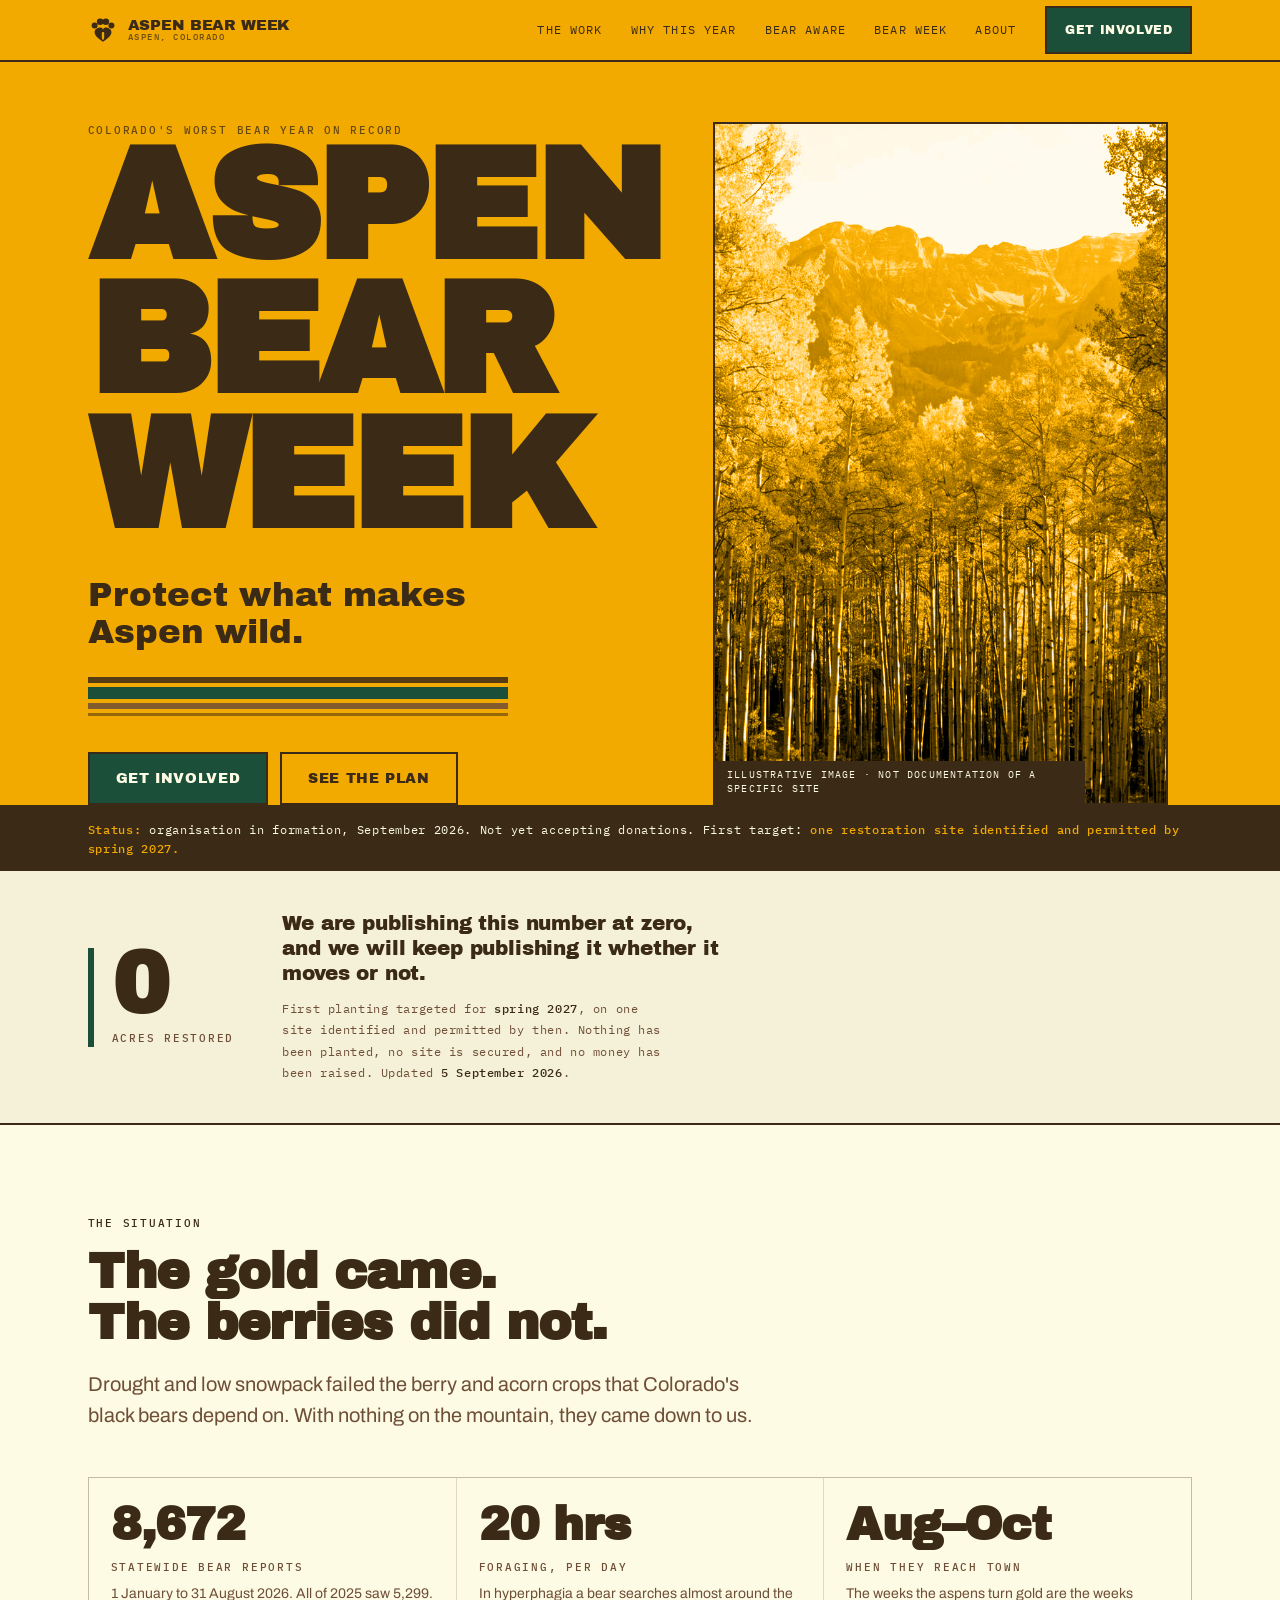
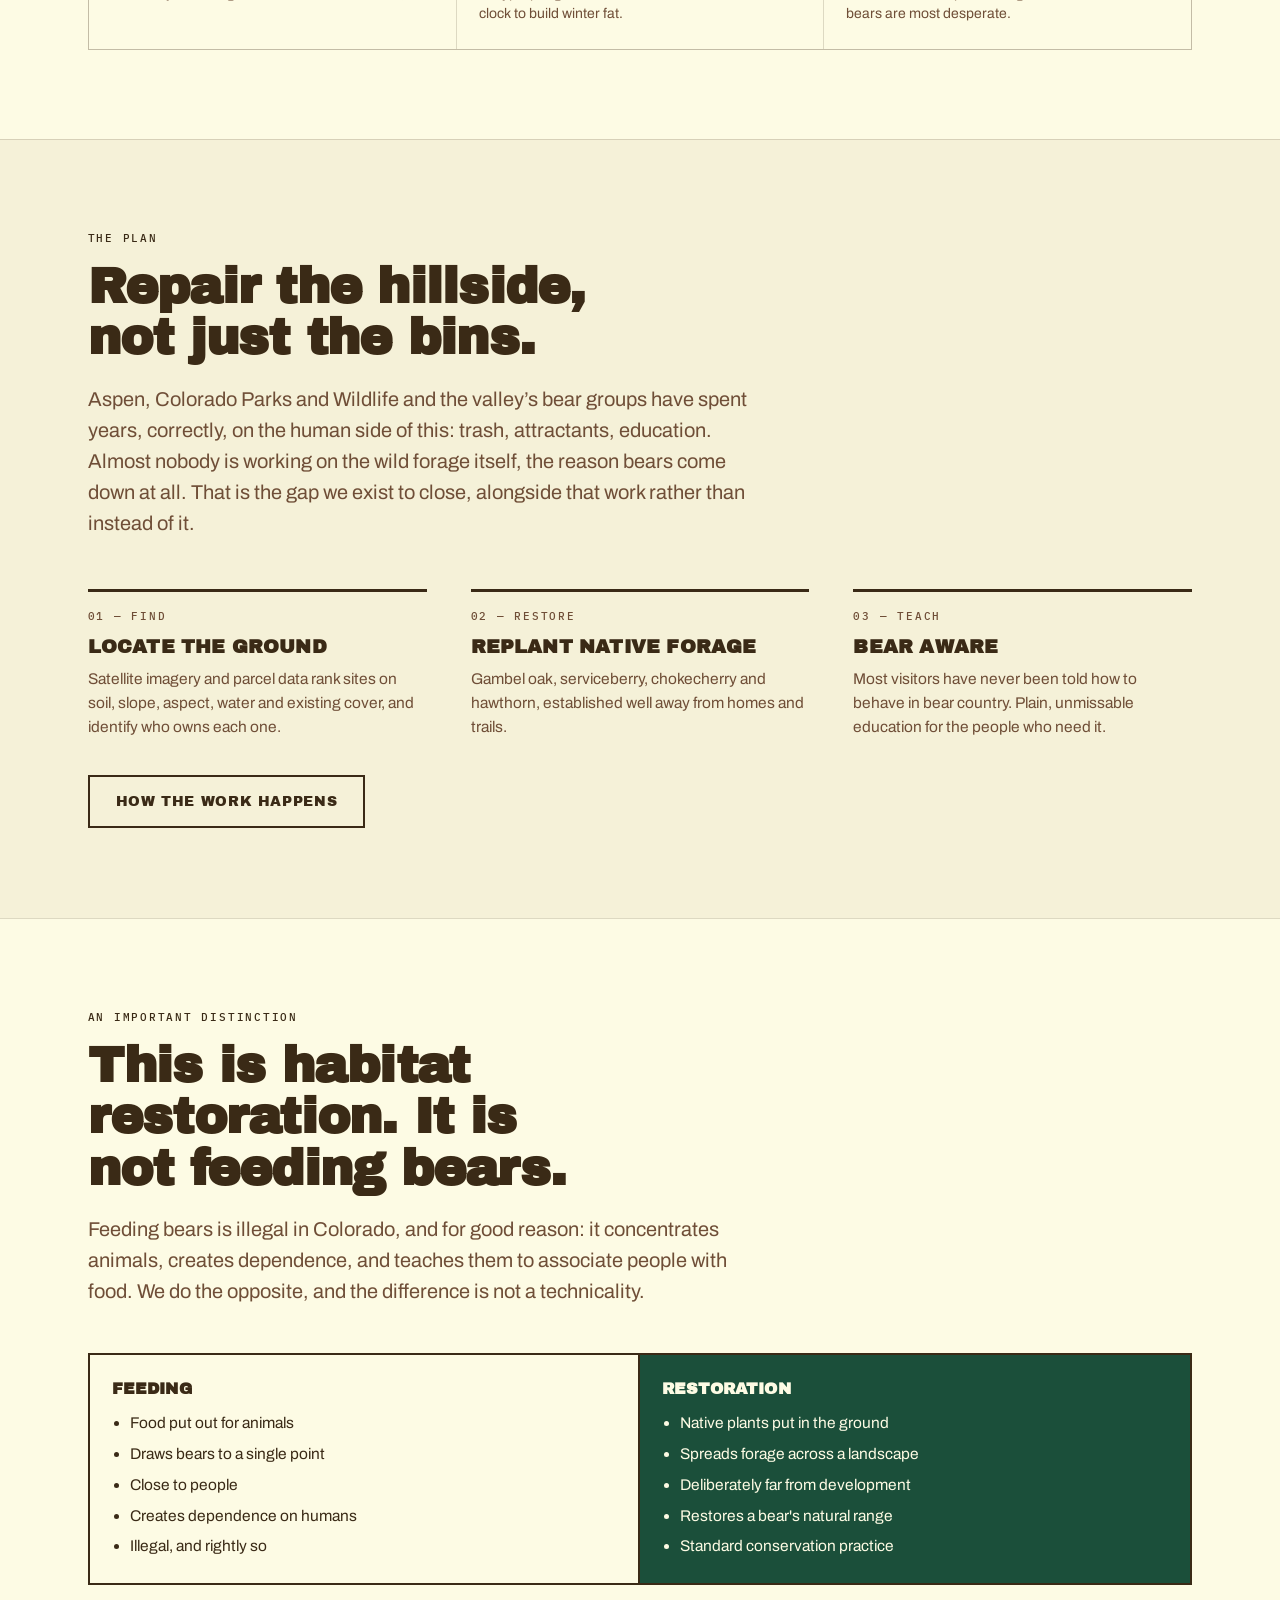
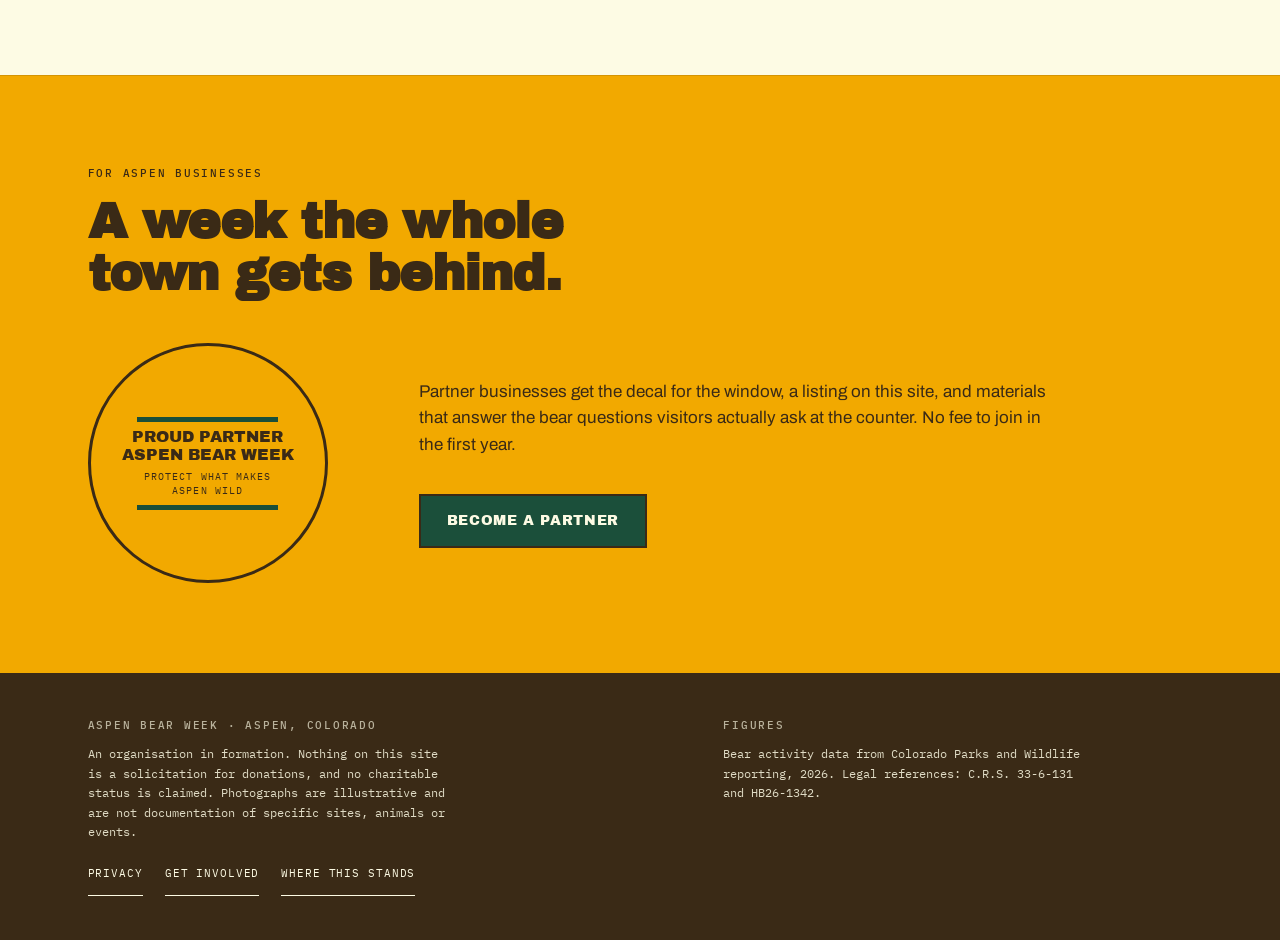
<file: index.html>
<!doctype html>
<html lang="en">
<head>
<meta charset="utf-8">
<meta name="viewport" content="width=device-width, initial-scale=1">
<title>Aspen Bear Week</title>
<meta name="description" content="Colorado is having its worst bear year on record. Aspen Bear Week restores the native forage bears lost to drought, far from town. Habitat restoration, not feeding.">
<link rel="canonical" href="https://connor396.github.io/aspen-bear-week/">
<meta name="robots" content="index, follow">
<meta property="og:type" content="website">
<meta property="og:site_name" content="Aspen Bear Week">
<meta property="og:title" content="Aspen Bear Week">
<meta property="og:description" content="Colorado is having its worst bear year on record. Aspen Bear Week restores the native forage bears lost to drought, far from town. Habitat restoration, not feeding.">
<meta property="og:url" content="https://connor396.github.io/aspen-bear-week/">
<meta property="og:image" content="https://connor396.github.io/aspen-bear-week/assets/img/grove.jpg">
<meta name="twitter:card" content="summary_large_image">
<meta name="theme-color" content="#F2A900">
<link rel="preconnect" href="https://fonts.googleapis.com">
<link rel="preconnect" href="https://fonts.gstatic.com" crossorigin>
<link rel="stylesheet" href="https://fonts.googleapis.com/css2?family=Archivo+Black&family=Archivo:wght@400;500;600;700&family=IBM+Plex+Mono:wght@400;500&display=swap">
<link rel="icon" href="favicon.svg" type="image/svg+xml">
<link rel="mask-icon" href="favicon.svg" color="#3A2A16">
<link rel="stylesheet" href="assets/css/site.css">
</head>
<body>
<nav class="nav">
  <div class="nav-in">
    <a class="brand" href=""><svg class="mark" viewBox="0 0 100 100" aria-hidden="true" focusable="false"><g fill="currentColor" fill-rule="evenodd">
    <circle cx="22" cy="35" r="10"/>
    <circle cx="40.5" cy="22.5" r="11"/>
    <circle cx="59.5" cy="22.5" r="11"/>
    <circle cx="78" cy="35" r="10"/>
    <path d="M50 89
             C 33 78, 22 68, 22 57.5
             C 22 47.5, 32 42, 42 42
             C 46 42, 48.6 45, 50 49.5
             C 51.4 45, 54 42, 58 42
             C 68 42, 78 47.5, 78 57.5
             C 78 68, 67 78, 50 89
             Z
             M50 83.5
             C 52.9 81.2, 53.9 79, 53.9 74.5
             L 53.9 60
             C 53.9 57.9, 52.2 56.5, 50 56.5
             C 47.8 56.5, 46.1 57.9, 46.1 60
             L 46.1 74.5
             C 46.1 79, 47.1 81.2, 50 83.5
             Z"/>
  </g></svg><span class="brand-t">Aspen Bear Week<small>Aspen, Colorado</small></span></a>
    <button class="burger" id="burger" aria-expanded="false" aria-controls="links">Menu</button>
    <div class="links" id="links"><a href="the-work/">The Work</a><a href="why-so-many-bears/">Why This Year</a><a href="bear-aware/">Bear Aware</a><a href="bear-week/">Bear Week</a><a href="about/">About</a></div>
    <a class="cta" href="get-involved/"><span class="cta-long">Get Involved</span><span class="cta-short">Join</span></a>
  </div>
</nav>

  <header class="hero">
    <div class="wrap hero-grid">
      <div>
        <span class="eyebrow" style="opacity:.75">Colorado's worst bear year on record</span>
        <h1 class="wordmark"><span>Aspen</span><span>Bear</span><span>Week</span></h1>
        <p class="claim">Protect what makes Aspen wild.</p>
        <div class="stripes" aria-hidden="true"><span></span><span></span><span></span><span></span></div>
        <div class="btns">
          <a class="btn" href="get-involved/">Get Involved</a>
          <a class="btn ghost" href="the-work/">See the plan</a>
        </div>
      </div>
      <figure class="media" style="margin:0">
        <img loading="lazy" decoding="async" src="assets/img/grove.jpg" alt="A dense aspen grove at peak autumn gold in the Colorado high country.">
        <figcaption>Illustrative image &middot; not documentation of a specific site</figcaption>
      </figure>
    </div>
  </header>

  <div class="status-bar">
    <div class="wrap">
      <b>Status:</b> organisation in formation, September 2026.
      Not yet accepting donations. First target: <b>one restoration site identified and permitted by spring 2027.</b>
    </div>

  </div>

  <section class="counter">
    <div class="wrap">
      <div class="counter-grid">
        <div class="counter-n">
          <b>0</b>
          <span class="eyebrow">Acres restored</span>
        </div>
        <div>
          <p class="counter-lede">We are publishing this number at zero, and we will keep
            publishing it whether it moves or not.</p>
          <p class="counter-note">First planting targeted for <b>spring 2027</b>, on one site
            identified and permitted by then. Nothing has been planted, no site is secured, and
            no money has been raised. Updated <b>5 September 2026</b>.</p>
        </div>
      </div>
    </div>
  </section>

  <section>
    <div class="wrap">
      <span class="eyebrow">The situation</span>
      <h2>The gold came. The berries did not.</h2>
      <p class="lede">Drought and low snowpack failed the berry and acorn crops that Colorado's
        black bears depend on. With nothing on the mountain, they came down to us.</p>
      <div class="grid3">
        <div class="fig"><b>8,672</b><span class="eyebrow">Statewide bear reports</span>
          <small>1 January to 31 August 2026. All of 2025 saw 5,299.</small></div>
        <div class="fig"><b>20 hrs</b><span class="eyebrow">Foraging, per day</span>
          <small>In hyperphagia a bear searches almost around the clock to build winter fat.</small></div>
        <div class="fig"><b>Aug&ndash;Oct</b><span class="eyebrow">When they reach town</span>
          <small>The weeks the aspens turn gold are the weeks bears are most desperate.</small></div>
      </div>
    </div>
  </section>

  <section class="band ruled">
    <div class="wrap">
      <span class="eyebrow">The plan</span>
      <h2>Repair the hillside, not just the bins.</h2>
      <p class="lede">Aspen, Colorado Parks and Wildlife and the valley&rsquo;s bear groups have spent
        years, correctly, on the human side of this: trash, attractants, education. Almost nobody is
        working on the wild forage itself, the reason bears come down at all. That is the gap we exist
        to close, alongside that work rather than instead of it.</p>
      <div class="steps">
        <div class="step"><span class="eyebrow">01 &mdash; Find</span><h3>Locate the ground</h3>
          <p>Satellite imagery and parcel data rank sites on soil, slope, aspect, water and existing
             cover, and identify who owns each one.</p></div>
        <div class="step"><span class="eyebrow">02 &mdash; Restore</span><h3>Replant native forage</h3>
          <p>Gambel oak, serviceberry, chokecherry and hawthorn, established well away from homes
             and trails.</p></div>
        <div class="step"><span class="eyebrow">03 &mdash; Teach</span><h3>Bear Aware</h3>
          <p>Most visitors have never been told how to behave in bear country. Plain, unmissable
             education for the people who need it.</p></div>
      </div>
      <div class="btns"><a class="btn ghost" href="the-work/">How the work happens</a></div>
    </div>
  </section>

  <section class="ruled">
    <div class="wrap">
      <span class="eyebrow">An important distinction</span>
      <h2>This is habitat restoration. It is not feeding bears.</h2>
      <p class="lede">Feeding bears is illegal in Colorado, and for good reason: it concentrates
        animals, creates dependence, and teaches them to associate people with food. We do the
        opposite, and the difference is not a technicality.</p>
      <div class="distinction">
        <div class="no"><h3>Feeding</h3><ul>
          <li>Food put out for animals</li><li>Draws bears to a single point</li>
          <li>Close to people</li><li>Creates dependence on humans</li>
          <li>Illegal, and rightly so</li></ul></div>
        <div class="yes"><h3>Restoration</h3><ul>
          <li>Native plants put in the ground</li><li>Spreads forage across a landscape</li>
          <li>Deliberately far from development</li><li>Restores a bear's natural range</li>
          <li>Standard conservation practice</li></ul></div>
      </div>
    </div>
  </section>

  <section class="band-gold ruled">
    <div class="wrap">
      <span class="eyebrow">For Aspen businesses</span>
      <h2>A week the whole town gets behind.</h2>
      <div class="split">
        <div class="decal" role="img" aria-label="Window decal reading: Proud Partner, Aspen Bear Week, Protect what makes Aspen wild.">
          <span class="band-line" aria-hidden="true"></span>
          <span class="t1">Proud Partner<br>Aspen Bear Week</span>
          <span class="t2">Protect what makes Aspen wild</span>
          <span class="band-line" aria-hidden="true"></span>
        </div>
        <div>
          <p style="margin-top:0">Partner businesses get the decal for the window, a listing on this
            site, and materials that answer the bear questions visitors actually ask at the counter.
            No fee to join in the first year.</p>
          <div class="btns"><a class="btn" href="bear-week/">Become a partner</a></div>
        </div>
      </div>
    </div>
  </section><script type="application/ld+json">
{"@context":"https://schema.org","@type":"NGO","name":"Aspen Bear Week",
 "url":"https://connor396.github.io/aspen-bear-week/","description":"Restoring native bear forage habitat around Aspen, Colorado.",
 "areaServed":{"@type":"Place","name":"Aspen, Pitkin County, Colorado"},
 "image":"https://connor396.github.io/aspen-bear-week/assets/img/grove.jpg"}
</script>
<footer>
  <div class="wrap foot">
    <div>
      <span class="eyebrow">Aspen Bear Week &middot; Aspen, Colorado</span>
      <p>An organisation in formation. Nothing on this site is a solicitation for donations, and
         no charitable status is claimed. Photographs are illustrative and are not documentation
         of specific sites, animals or events.</p>
      <nav class="foot-links" aria-label="Footer">
        <a href="privacy/">Privacy</a>
        <a href="get-involved/">Get involved</a>
        <a href="about/">Where this stands</a>
      </nav>
    </div>
    <div>
      <span class="eyebrow">Figures</span>
      <p>Bear activity data from Colorado Parks and Wildlife reporting, 2026. Legal references:
         C.R.S. 33-6-131 and HB26-1342.</p>
    </div>
  </div>
</footer>
<script>
(function(){
  var b = document.getElementById("burger"), l = document.getElementById("links");
  if (!b || !l) return;
  b.addEventListener("click", function(){
    var open = l.classList.toggle("open");
    b.setAttribute("aria-expanded", open ? "true" : "false");
  });
})();
</script>
</body>
</html>
</file>
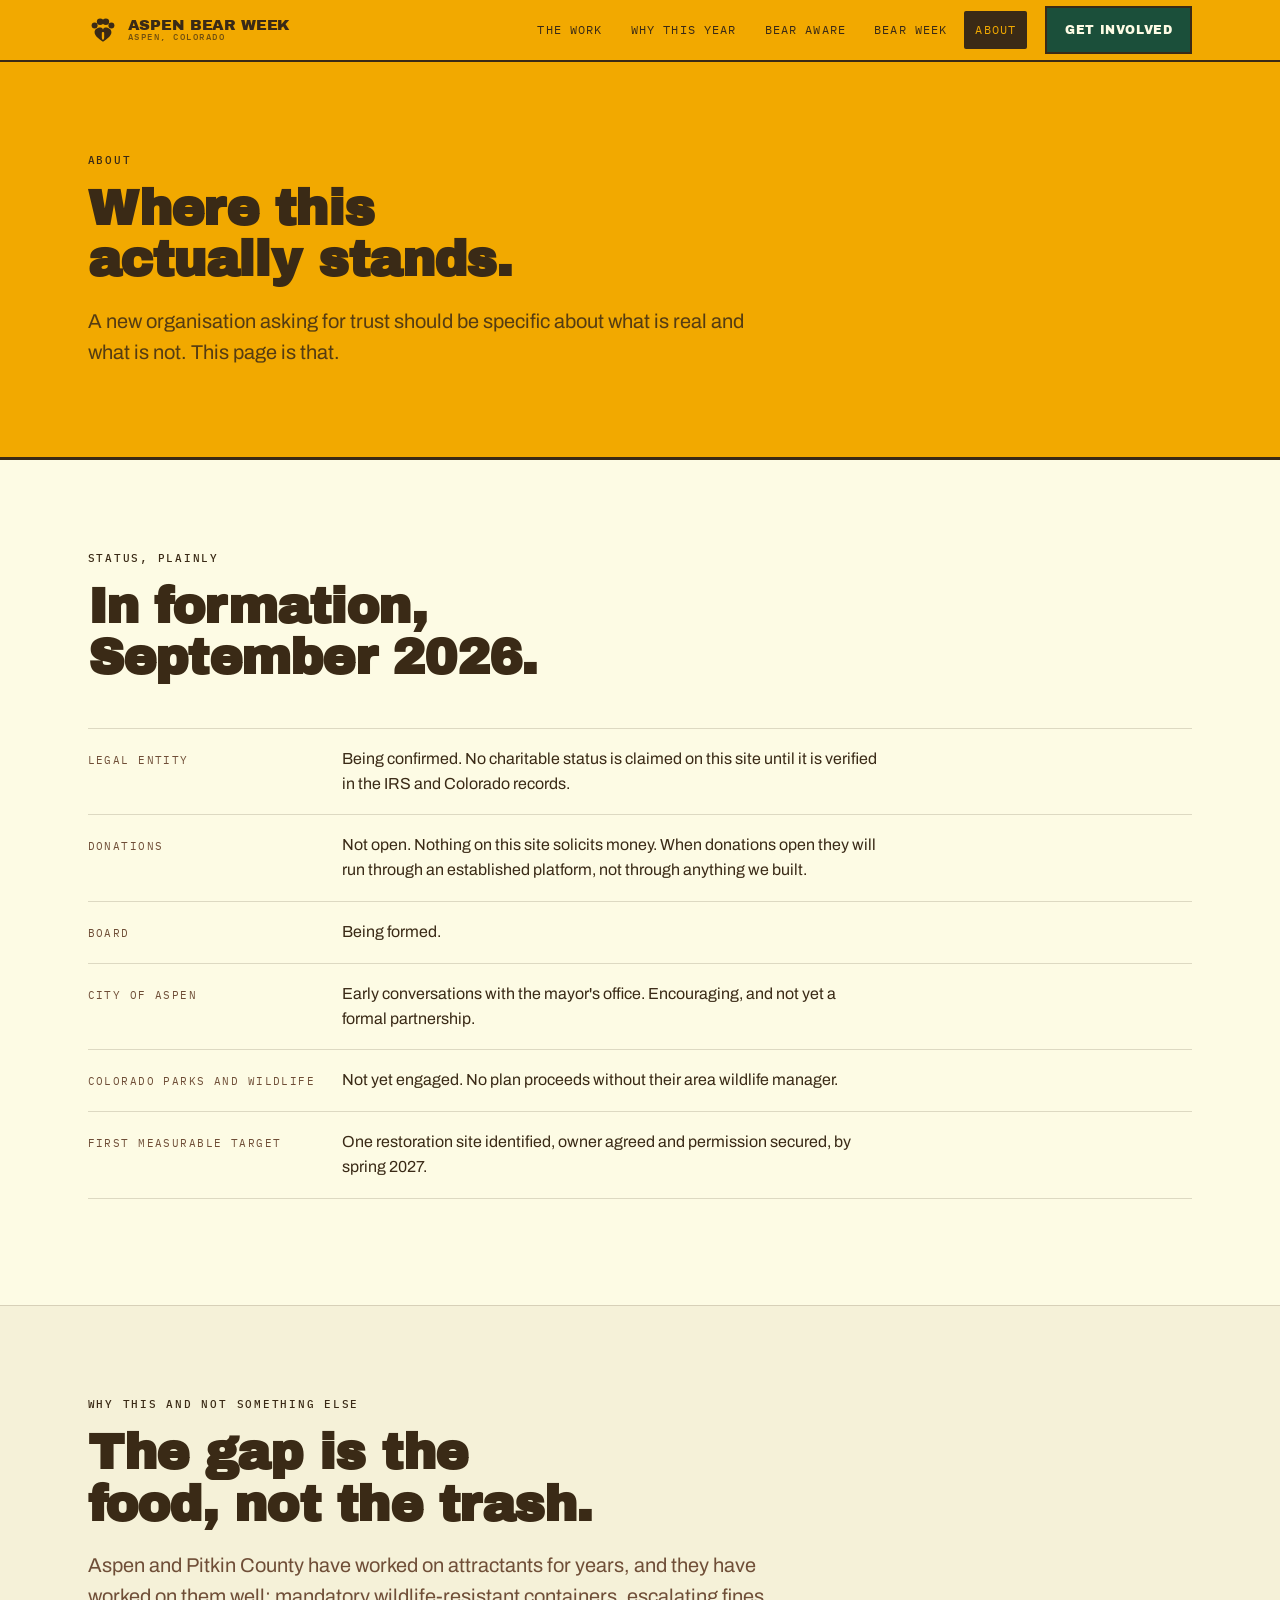
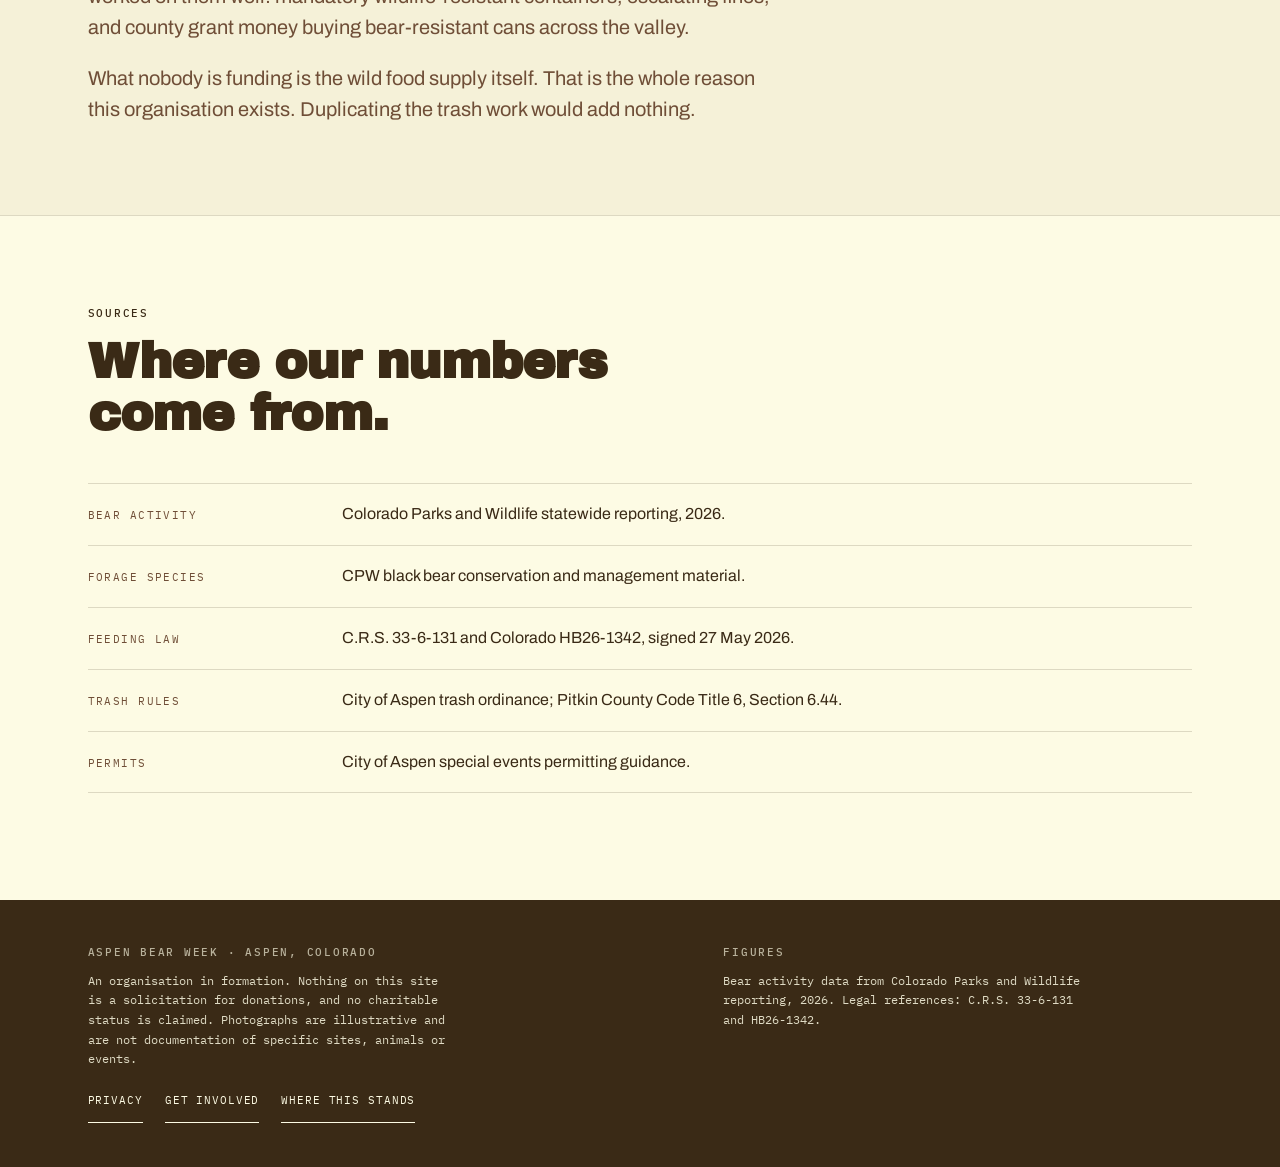
<file: about/index.html>
<!doctype html>
<html lang="en">
<head>
<meta charset="utf-8">
<meta name="viewport" content="width=device-width, initial-scale=1">
<title>About · Aspen Bear Week</title>
<meta name="description" content="Where Aspen Bear Week actually stands: entity status, donations, board, and our first measurable target. Specific about what is real and what is not.">
<link rel="canonical" href="https://connor396.github.io/aspen-bear-week/about/">
<meta name="robots" content="index, follow">
<meta property="og:type" content="website">
<meta property="og:site_name" content="Aspen Bear Week">
<meta property="og:title" content="About · Aspen Bear Week">
<meta property="og:description" content="Where Aspen Bear Week actually stands: entity status, donations, board, and our first measurable target. Specific about what is real and what is not.">
<meta property="og:url" content="https://connor396.github.io/aspen-bear-week/about/">
<meta property="og:image" content="https://connor396.github.io/aspen-bear-week/assets/img/grove.jpg">
<meta name="twitter:card" content="summary_large_image">
<meta name="theme-color" content="#F2A900">
<link rel="preconnect" href="https://fonts.googleapis.com">
<link rel="preconnect" href="https://fonts.gstatic.com" crossorigin>
<link rel="stylesheet" href="https://fonts.googleapis.com/css2?family=Archivo+Black&family=Archivo:wght@400;500;600;700&family=IBM+Plex+Mono:wght@400;500&display=swap">
<link rel="icon" href="../favicon.svg" type="image/svg+xml">
<link rel="mask-icon" href="../favicon.svg" color="#3A2A16">
<link rel="stylesheet" href="../assets/css/site.css">
</head>
<body>
<nav class="nav">
  <div class="nav-in">
    <a class="brand" href="../"><svg class="mark" viewBox="0 0 100 100" aria-hidden="true" focusable="false"><g fill="currentColor" fill-rule="evenodd">
    <circle cx="22" cy="35" r="10"/>
    <circle cx="40.5" cy="22.5" r="11"/>
    <circle cx="59.5" cy="22.5" r="11"/>
    <circle cx="78" cy="35" r="10"/>
    <path d="M50 89
             C 33 78, 22 68, 22 57.5
             C 22 47.5, 32 42, 42 42
             C 46 42, 48.6 45, 50 49.5
             C 51.4 45, 54 42, 58 42
             C 68 42, 78 47.5, 78 57.5
             C 78 68, 67 78, 50 89
             Z
             M50 83.5
             C 52.9 81.2, 53.9 79, 53.9 74.5
             L 53.9 60
             C 53.9 57.9, 52.2 56.5, 50 56.5
             C 47.8 56.5, 46.1 57.9, 46.1 60
             L 46.1 74.5
             C 46.1 79, 47.1 81.2, 50 83.5
             Z"/>
  </g></svg><span class="brand-t">Aspen Bear Week<small>Aspen, Colorado</small></span></a>
    <button class="burger" id="burger" aria-expanded="false" aria-controls="links">Menu</button>
    <div class="links" id="links"><a href="../the-work/">The Work</a><a href="../why-so-many-bears/">Why This Year</a><a href="../bear-aware/">Bear Aware</a><a href="../bear-week/">Bear Week</a><a href="../about/" aria-current="page">About</a></div>
    <a class="cta" href="../get-involved/"><span class="cta-long">Get Involved</span><span class="cta-short">Join</span></a>
  </div>
</nav>

  <section class="band-gold" style="border-bottom:3px solid var(--ink)">
    <div class="wrap">
      <span class="eyebrow">About</span>
      <h2>Where this actually stands.</h2>
      <p class="lede" style="color:var(--ink);opacity:.85">A new organisation asking for trust
        should be specific about what is real and what is not. This page is that.</p>
    </div>
  </section>

  <section>
    <div class="wrap">
      <span class="eyebrow">Status, plainly</span>
      <h2>In formation, September 2026.</h2>
      <dl class="facts">
        <div class="fact"><dt>Legal entity</dt><dd>Being confirmed. No charitable status is claimed on this site until it is verified in the IRS and Colorado records.</dd></div>
        <div class="fact"><dt>Donations</dt><dd>Not open. Nothing on this site solicits money. When donations open they will run through an established platform, not through anything we built.</dd></div>
        <div class="fact"><dt>Board</dt><dd>Being formed.</dd></div>
        <div class="fact"><dt>City of Aspen</dt><dd>Early conversations with the mayor's office. Encouraging, and not yet a formal partnership.</dd></div>
        <div class="fact"><dt>Colorado Parks and Wildlife</dt><dd>Not yet engaged. No plan proceeds without their area wildlife manager.</dd></div>
        <div class="fact"><dt>First measurable target</dt><dd>One restoration site identified, owner agreed and permission secured, by spring 2027.</dd></div>
      </dl>
    </div>
  </section>

  <section class="band ruled">
    <div class="wrap">
      <span class="eyebrow">Why this and not something else</span>
      <h2>The gap is the food, not the trash.</h2>
      <p class="lede">Aspen and Pitkin County have worked on attractants for years, and they have
        worked on them well: mandatory wildlife-resistant containers, escalating fines, and county
        grant money buying bear-resistant cans across the valley.</p>
      <p class="lede">What nobody is funding is the wild food supply itself. That is the whole
        reason this organisation exists. Duplicating the trash work would add nothing.</p>
    </div>
  </section>

  <section class="ruled">
    <div class="wrap">
      <span class="eyebrow">Sources</span>
      <h2>Where our numbers come from.</h2>
      <dl class="facts">
        <div class="fact"><dt>Bear activity</dt><dd>Colorado Parks and Wildlife statewide reporting, 2026.</dd></div>
        <div class="fact"><dt>Forage species</dt><dd>CPW black bear conservation and management material.</dd></div>
        <div class="fact"><dt>Feeding law</dt><dd>C.R.S. 33-6-131 and Colorado HB26-1342, signed 27 May 2026.</dd></div>
        <div class="fact"><dt>Trash rules</dt><dd>City of Aspen trash ordinance; Pitkin County Code Title 6, Section 6.44.</dd></div>
        <div class="fact"><dt>Permits</dt><dd>City of Aspen special events permitting guidance.</dd></div>
      </dl>
    </div>
  </section><footer>
  <div class="wrap foot">
    <div>
      <span class="eyebrow">Aspen Bear Week &middot; Aspen, Colorado</span>
      <p>An organisation in formation. Nothing on this site is a solicitation for donations, and
         no charitable status is claimed. Photographs are illustrative and are not documentation
         of specific sites, animals or events.</p>
      <nav class="foot-links" aria-label="Footer">
        <a href="../privacy/">Privacy</a>
        <a href="../get-involved/">Get involved</a>
        <a href="../about/">Where this stands</a>
      </nav>
    </div>
    <div>
      <span class="eyebrow">Figures</span>
      <p>Bear activity data from Colorado Parks and Wildlife reporting, 2026. Legal references:
         C.R.S. 33-6-131 and HB26-1342.</p>
    </div>
  </div>
</footer>
<script>
(function(){
  var b = document.getElementById("burger"), l = document.getElementById("links");
  if (!b || !l) return;
  b.addEventListener("click", function(){
    var open = l.classList.toggle("open");
    b.setAttribute("aria-expanded", open ? "true" : "false");
  });
})();
</script>
</body>
</html>
</file>
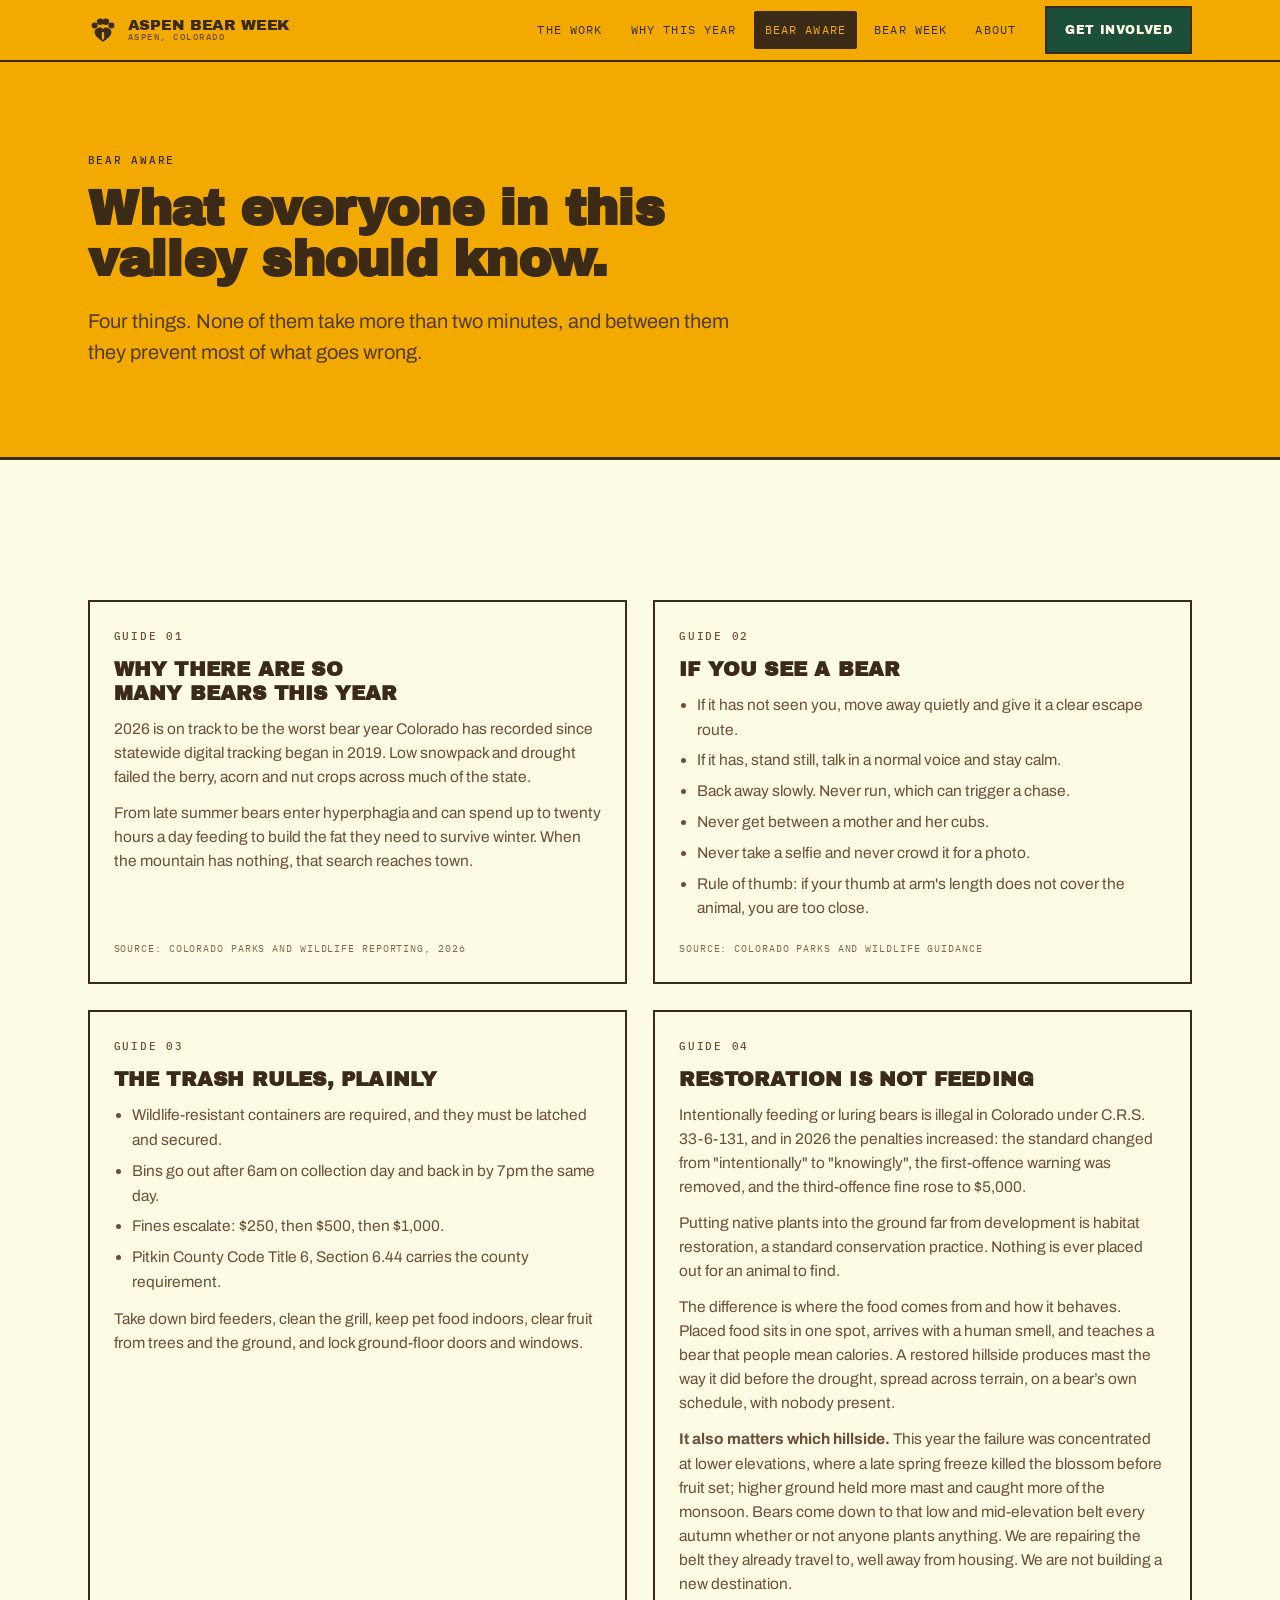
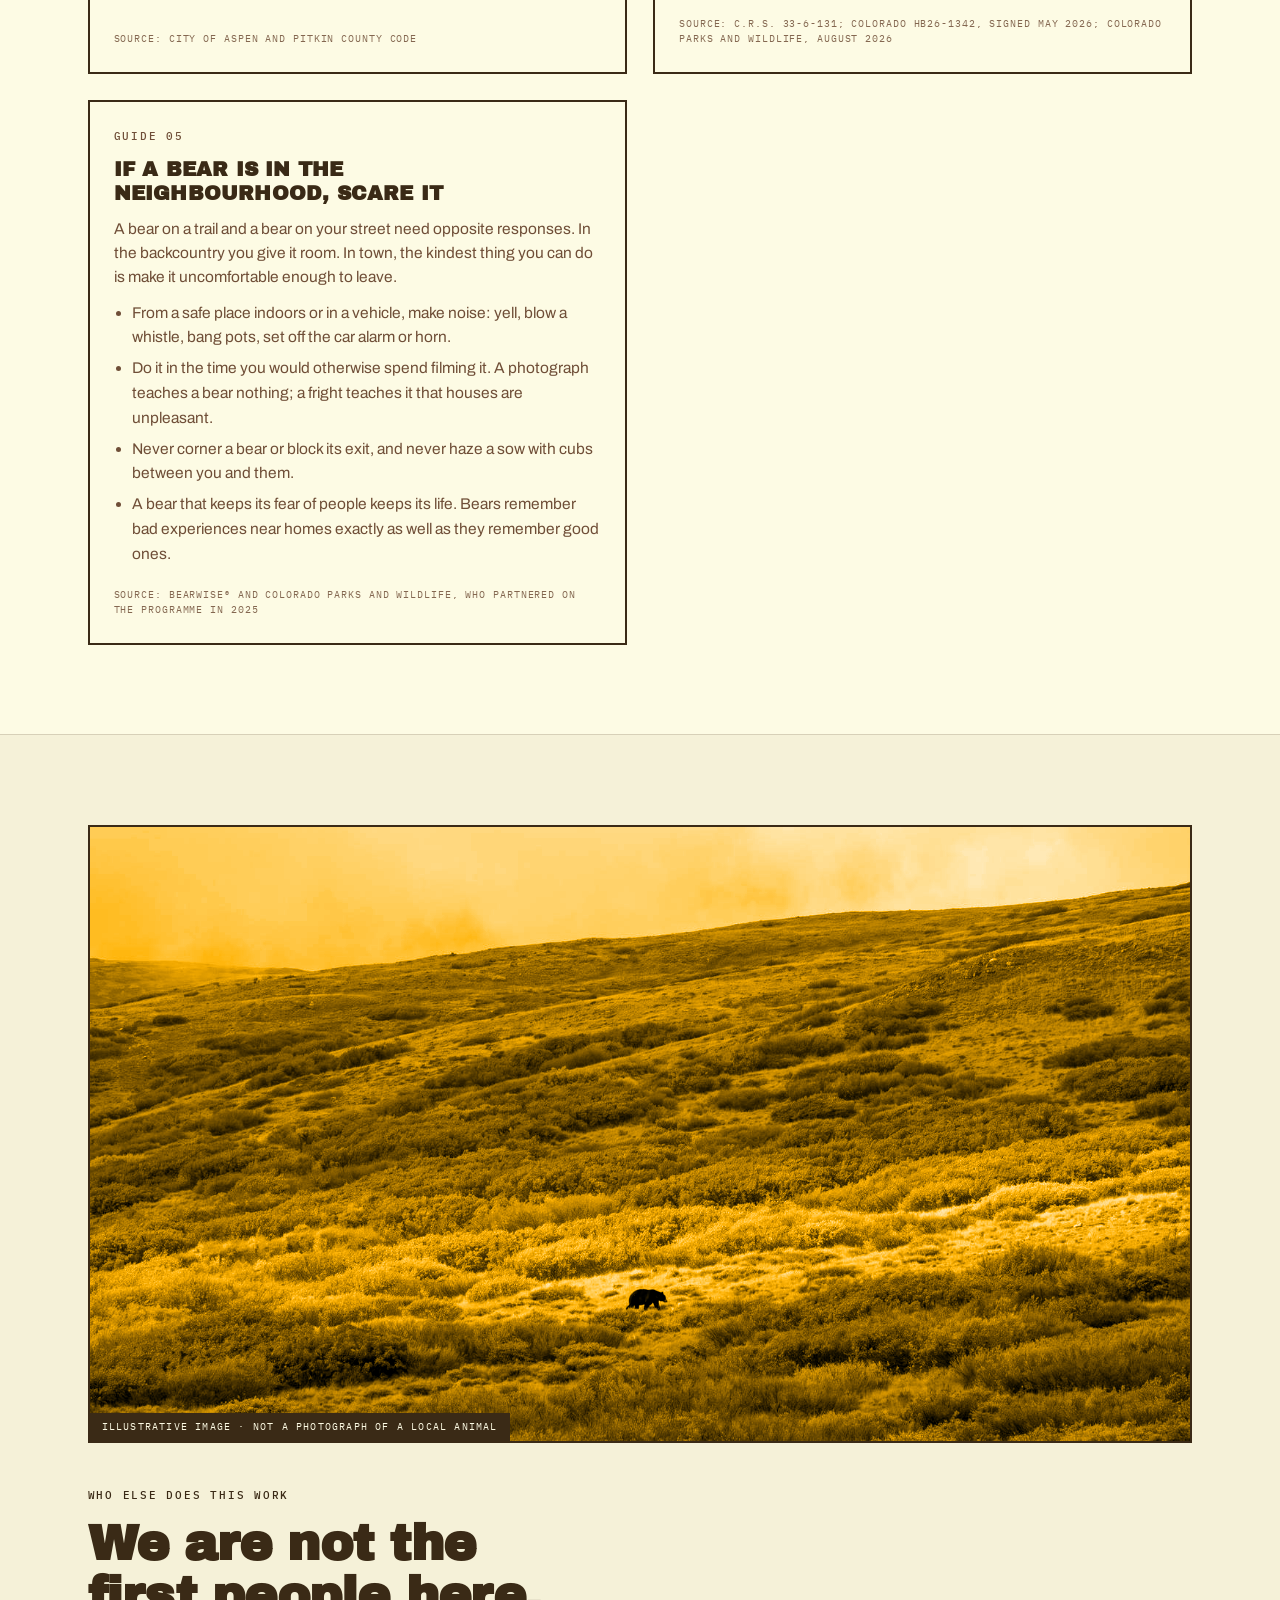
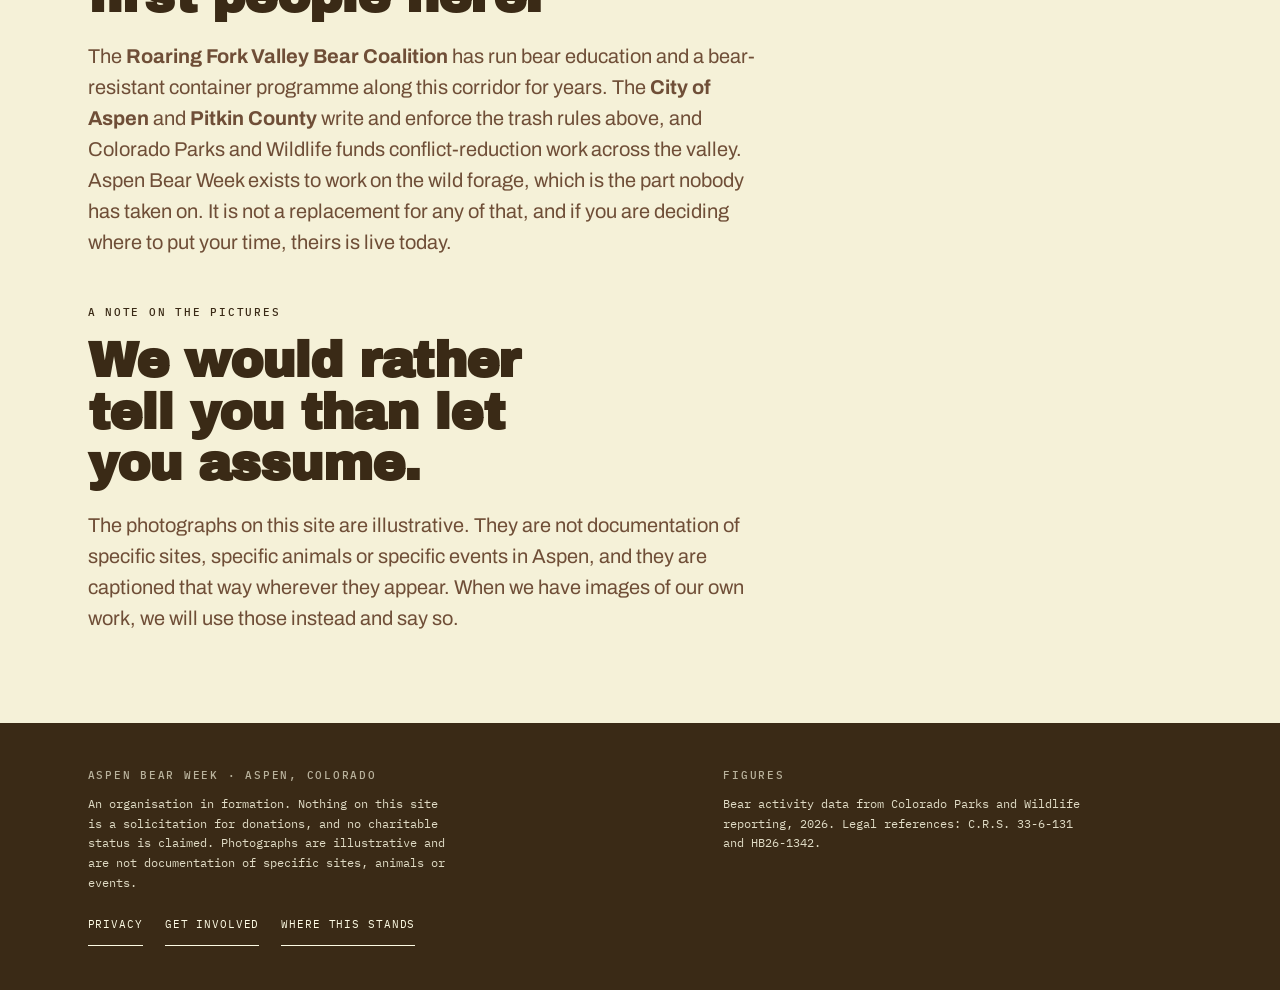
<file: bear-aware/index.html>
<!doctype html>
<html lang="en">
<head>
<meta charset="utf-8">
<meta name="viewport" content="width=device-width, initial-scale=1">
<title>Bear Aware · Aspen Bear Week</title>
<meta name="description" content="Why there are so many bears in Aspen this year, what to do if you see one, the Aspen and Pitkin County trash rules, and why habitat restoration is not feeding.">
<link rel="canonical" href="https://connor396.github.io/aspen-bear-week/bear-aware/">
<meta name="robots" content="index, follow">
<meta property="og:type" content="website">
<meta property="og:site_name" content="Aspen Bear Week">
<meta property="og:title" content="Bear Aware · Aspen Bear Week">
<meta property="og:description" content="Why there are so many bears in Aspen this year, what to do if you see one, the Aspen and Pitkin County trash rules, and why habitat restoration is not feeding.">
<meta property="og:url" content="https://connor396.github.io/aspen-bear-week/bear-aware/">
<meta property="og:image" content="https://connor396.github.io/aspen-bear-week/assets/img/grove.jpg">
<meta name="twitter:card" content="summary_large_image">
<meta name="theme-color" content="#F2A900">
<link rel="preconnect" href="https://fonts.googleapis.com">
<link rel="preconnect" href="https://fonts.gstatic.com" crossorigin>
<link rel="stylesheet" href="https://fonts.googleapis.com/css2?family=Archivo+Black&family=Archivo:wght@400;500;600;700&family=IBM+Plex+Mono:wght@400;500&display=swap">
<link rel="icon" href="../favicon.svg" type="image/svg+xml">
<link rel="mask-icon" href="../favicon.svg" color="#3A2A16">
<link rel="stylesheet" href="../assets/css/site.css">
</head>
<body>
<nav class="nav">
  <div class="nav-in">
    <a class="brand" href="../"><svg class="mark" viewBox="0 0 100 100" aria-hidden="true" focusable="false"><g fill="currentColor" fill-rule="evenodd">
    <circle cx="22" cy="35" r="10"/>
    <circle cx="40.5" cy="22.5" r="11"/>
    <circle cx="59.5" cy="22.5" r="11"/>
    <circle cx="78" cy="35" r="10"/>
    <path d="M50 89
             C 33 78, 22 68, 22 57.5
             C 22 47.5, 32 42, 42 42
             C 46 42, 48.6 45, 50 49.5
             C 51.4 45, 54 42, 58 42
             C 68 42, 78 47.5, 78 57.5
             C 78 68, 67 78, 50 89
             Z
             M50 83.5
             C 52.9 81.2, 53.9 79, 53.9 74.5
             L 53.9 60
             C 53.9 57.9, 52.2 56.5, 50 56.5
             C 47.8 56.5, 46.1 57.9, 46.1 60
             L 46.1 74.5
             C 46.1 79, 47.1 81.2, 50 83.5
             Z"/>
  </g></svg><span class="brand-t">Aspen Bear Week<small>Aspen, Colorado</small></span></a>
    <button class="burger" id="burger" aria-expanded="false" aria-controls="links">Menu</button>
    <div class="links" id="links"><a href="../the-work/">The Work</a><a href="../why-so-many-bears/">Why This Year</a><a href="../bear-aware/" aria-current="page">Bear Aware</a><a href="../bear-week/">Bear Week</a><a href="../about/">About</a></div>
    <a class="cta" href="../get-involved/"><span class="cta-long">Get Involved</span><span class="cta-short">Join</span></a>
  </div>
</nav>

  <section class="band-gold" style="border-bottom:3px solid var(--ink)">
    <div class="wrap">
      <span class="eyebrow">Bear Aware</span>
      <h2>What everyone in this valley should know.</h2>
      <p class="lede" style="color:var(--ink);opacity:.85">Four things. None of them take more
        than two minutes, and between them they prevent most of what goes wrong.</p>
    </div>
  </section>

  <section>
    <div class="wrap">
      <div class="cards">
        <article class="card">
          <span class="eyebrow">Guide 01</span>
          <h3>Why there are so many bears this year</h3>
          <p>2026 is on track to be the worst bear year Colorado has recorded since statewide
            digital tracking began in 2019. Low snowpack and drought failed the berry, acorn and
            nut crops across much of the state.</p>
          <p>From late summer bears enter hyperphagia and can spend up to twenty hours a day
            feeding to build the fat they need to survive winter. When the mountain has nothing,
            that search reaches town.</p>
          <span class="src">Source: Colorado Parks and Wildlife reporting, 2026</span>
        </article>

        <article class="card">
          <span class="eyebrow">Guide 02</span>
          <h3>If you see a bear</h3>
          <ul>
            <li>If it has not seen you, move away quietly and give it a clear escape route.</li>
            <li>If it has, stand still, talk in a normal voice and stay calm.</li>
            <li>Back away slowly. Never run, which can trigger a chase.</li>
            <li>Never get between a mother and her cubs.</li>
            <li>Never take a selfie and never crowd it for a photo.</li>
            <li>Rule of thumb: if your thumb at arm's length does not cover the animal, you are too close.</li>
          </ul>
          <span class="src">Source: Colorado Parks and Wildlife guidance</span>
        </article>

        <article class="card">
          <span class="eyebrow">Guide 03</span>
          <h3>The trash rules, plainly</h3>
          <ul>
            <li>Wildlife-resistant containers are required, and they must be latched and secured.</li>
            <li>Bins go out after 6am on collection day and back in by 7pm the same day.</li>
            <li>Fines escalate: $250, then $500, then $1,000.</li>
            <li>Pitkin County Code Title 6, Section 6.44 carries the county requirement.</li>
          </ul>
          <p>Take down bird feeders, clean the grill, keep pet food indoors, clear fruit from trees
            and the ground, and lock ground-floor doors and windows.</p>
          <span class="src">Source: City of Aspen and Pitkin County code</span>
        </article>

        <article class="card">
          <span class="eyebrow">Guide 04</span>
          <h3>Restoration is not feeding</h3>
          <p>Intentionally feeding or luring bears is illegal in Colorado under C.R.S. 33-6-131,
            and in 2026 the penalties increased: the standard changed from "intentionally" to
            "knowingly", the first-offence warning was removed, and the third-offence fine rose to
            $5,000.</p>
          <p>Putting native plants into the ground far from development is habitat restoration, a
            standard conservation practice. Nothing is ever placed out for an animal to find.</p>
          <p>The difference is where the food comes from and how it behaves. Placed food sits in
            one spot, arrives with a human smell, and teaches a bear that people mean calories.
            A restored hillside produces mast the way it did before the drought, spread across
            terrain, on a bear&rsquo;s own schedule, with nobody present.</p>
          <p><b>It also matters which hillside.</b> This year the failure was concentrated at
            lower elevations, where a late spring freeze killed the blossom before fruit set;
            higher ground held more mast and caught more of the monsoon. Bears come down to that
            low and mid-elevation belt every autumn whether or not anyone plants anything. We are
            repairing the belt they already travel to, well away from housing. We are not building
            a new destination.</p>
          <span class="src">Source: C.R.S. 33-6-131; Colorado HB26-1342, signed May 2026;
            Colorado Parks and Wildlife, August 2026</span>
        </article>
        <article class="card">
          <span class="eyebrow">Guide 05</span>
          <h3>If a bear is in the neighbourhood, scare it</h3>
          <p>A bear on a trail and a bear on your street need opposite responses. In the
            backcountry you give it room. In town, the kindest thing you can do is make it
            uncomfortable enough to leave.</p>
          <ul>
            <li>From a safe place indoors or in a vehicle, make noise: yell, blow a whistle,
              bang pots, set off the car alarm or horn.</li>
            <li>Do it in the time you would otherwise spend filming it. A photograph teaches a
              bear nothing; a fright teaches it that houses are unpleasant.</li>
            <li>Never corner a bear or block its exit, and never haze a sow with cubs between
              you and them.</li>
            <li>A bear that keeps its fear of people keeps its life. Bears remember bad
              experiences near homes exactly as well as they remember good ones.</li>
          </ul>
          <span class="src">Source: BearWise&reg; and Colorado Parks and Wildlife, who partnered
            on the programme in 2025</span>
        </article>
      </div>
    </div>
  </section>

  <section class="band ruled">
    <div class="wrap">
      <figure class="media" style="margin:0 0 clamp(28px,4vw,44px)">
        <img loading="lazy" decoding="async" src="../assets/img/bear.jpg" alt="A single black bear at a distance, moving through open autumn scrub on a mountainside.">
        <figcaption>Illustrative image &middot; not a photograph of a local animal</figcaption>
      </figure>
      <span class="eyebrow">Who else does this work</span>
      <h2>We are not the first people here.</h2>
      <p class="lede">The <b>Roaring Fork Valley Bear Coalition</b> has run bear education and a
        bear-resistant container programme along this corridor for years. The <b>City of Aspen</b>
        and <b>Pitkin County</b> write and enforce the trash rules above, and Colorado Parks and
        Wildlife funds conflict-reduction work across the valley. Aspen Bear Week exists to work
        on the wild forage, which is the part nobody has taken on. It is not a replacement for any
        of that, and if you are deciding where to put your time, theirs is live today.</p>

      <span class="eyebrow" style="margin-top:clamp(30px,4vw,46px)">A note on the pictures</span>
      <h2>We would rather tell you than let you assume.</h2>
      <p class="lede">The photographs on this site are illustrative. They are not documentation of
        specific sites, specific animals or specific events in Aspen, and they are captioned that
        way wherever they appear. When we have images of our own work, we will use those instead
        and say so.</p>
    </div>
  </section><footer>
  <div class="wrap foot">
    <div>
      <span class="eyebrow">Aspen Bear Week &middot; Aspen, Colorado</span>
      <p>An organisation in formation. Nothing on this site is a solicitation for donations, and
         no charitable status is claimed. Photographs are illustrative and are not documentation
         of specific sites, animals or events.</p>
      <nav class="foot-links" aria-label="Footer">
        <a href="../privacy/">Privacy</a>
        <a href="../get-involved/">Get involved</a>
        <a href="../about/">Where this stands</a>
      </nav>
    </div>
    <div>
      <span class="eyebrow">Figures</span>
      <p>Bear activity data from Colorado Parks and Wildlife reporting, 2026. Legal references:
         C.R.S. 33-6-131 and HB26-1342.</p>
    </div>
  </div>
</footer>
<script>
(function(){
  var b = document.getElementById("burger"), l = document.getElementById("links");
  if (!b || !l) return;
  b.addEventListener("click", function(){
    var open = l.classList.toggle("open");
    b.setAttribute("aria-expanded", open ? "true" : "false");
  });
})();
</script>
</body>
</html>
</file>
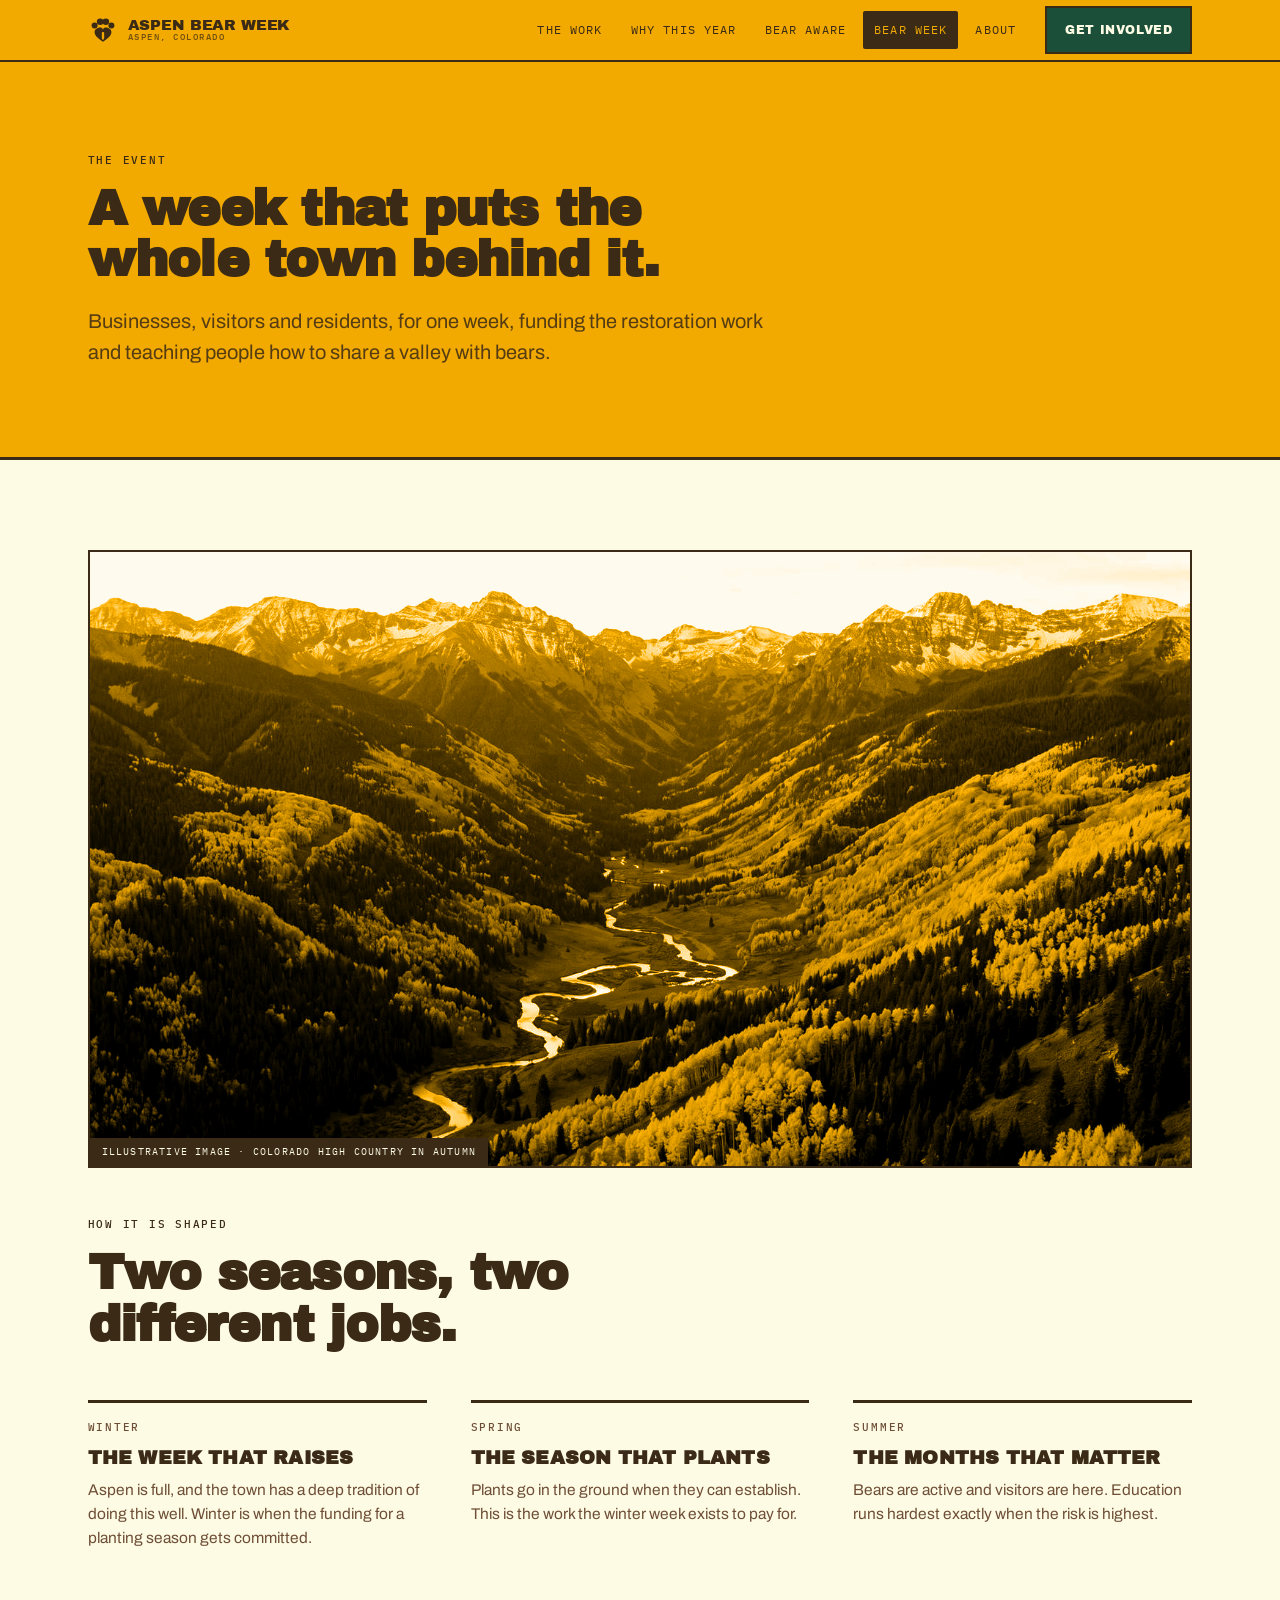
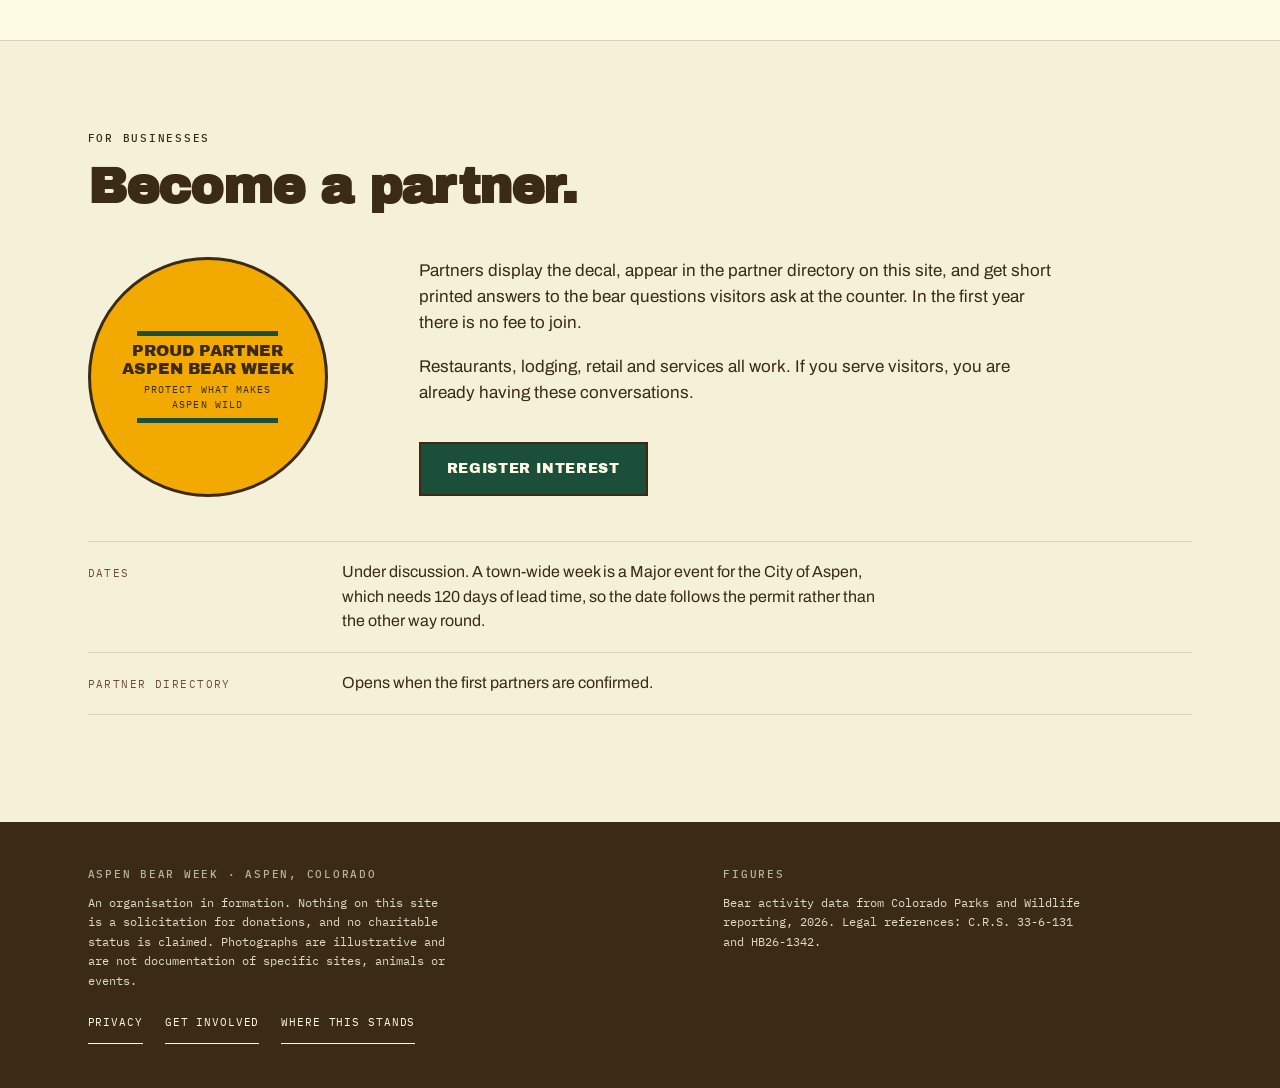
<file: bear-week/index.html>
<!doctype html>
<html lang="en">
<head>
<meta charset="utf-8">
<meta name="viewport" content="width=device-width, initial-scale=1">
<title>Bear Week · Aspen Bear Week</title>
<meta name="description" content="A town-wide week funding bear habitat restoration in Aspen. How local businesses become founding partners and display the Proud Partner decal.">
<link rel="canonical" href="https://connor396.github.io/aspen-bear-week/bear-week/">
<meta name="robots" content="index, follow">
<meta property="og:type" content="website">
<meta property="og:site_name" content="Aspen Bear Week">
<meta property="og:title" content="Bear Week · Aspen Bear Week">
<meta property="og:description" content="A town-wide week funding bear habitat restoration in Aspen. How local businesses become founding partners and display the Proud Partner decal.">
<meta property="og:url" content="https://connor396.github.io/aspen-bear-week/bear-week/">
<meta property="og:image" content="https://connor396.github.io/aspen-bear-week/assets/img/grove.jpg">
<meta name="twitter:card" content="summary_large_image">
<meta name="theme-color" content="#F2A900">
<link rel="preconnect" href="https://fonts.googleapis.com">
<link rel="preconnect" href="https://fonts.gstatic.com" crossorigin>
<link rel="stylesheet" href="https://fonts.googleapis.com/css2?family=Archivo+Black&family=Archivo:wght@400;500;600;700&family=IBM+Plex+Mono:wght@400;500&display=swap">
<link rel="icon" href="../favicon.svg" type="image/svg+xml">
<link rel="mask-icon" href="../favicon.svg" color="#3A2A16">
<link rel="stylesheet" href="../assets/css/site.css">
</head>
<body>
<nav class="nav">
  <div class="nav-in">
    <a class="brand" href="../"><svg class="mark" viewBox="0 0 100 100" aria-hidden="true" focusable="false"><g fill="currentColor" fill-rule="evenodd">
    <circle cx="22" cy="35" r="10"/>
    <circle cx="40.5" cy="22.5" r="11"/>
    <circle cx="59.5" cy="22.5" r="11"/>
    <circle cx="78" cy="35" r="10"/>
    <path d="M50 89
             C 33 78, 22 68, 22 57.5
             C 22 47.5, 32 42, 42 42
             C 46 42, 48.6 45, 50 49.5
             C 51.4 45, 54 42, 58 42
             C 68 42, 78 47.5, 78 57.5
             C 78 68, 67 78, 50 89
             Z
             M50 83.5
             C 52.9 81.2, 53.9 79, 53.9 74.5
             L 53.9 60
             C 53.9 57.9, 52.2 56.5, 50 56.5
             C 47.8 56.5, 46.1 57.9, 46.1 60
             L 46.1 74.5
             C 46.1 79, 47.1 81.2, 50 83.5
             Z"/>
  </g></svg><span class="brand-t">Aspen Bear Week<small>Aspen, Colorado</small></span></a>
    <button class="burger" id="burger" aria-expanded="false" aria-controls="links">Menu</button>
    <div class="links" id="links"><a href="../the-work/">The Work</a><a href="../why-so-many-bears/">Why This Year</a><a href="../bear-aware/">Bear Aware</a><a href="../bear-week/" aria-current="page">Bear Week</a><a href="../about/">About</a></div>
    <a class="cta" href="../get-involved/"><span class="cta-long">Get Involved</span><span class="cta-short">Join</span></a>
  </div>
</nav>

  <section class="band-gold" style="border-bottom:3px solid var(--ink)">
    <div class="wrap">
      <span class="eyebrow">The event</span>
      <h2>A week that puts the whole town behind it.</h2>
      <p class="lede" style="color:var(--ink);opacity:.85">Businesses, visitors and residents,
        for one week, funding the restoration work and teaching people how to share a valley
        with bears.</p>
    </div>
  </section>

  <section>
    <div class="wrap">
      <figure class="media" style="margin:0 0 clamp(30px,4vw,48px)">
        <img loading="lazy" decoding="async" src="../assets/img/valley.jpg" alt="Aerial view of a Colorado mountain valley in autumn, gold aspen running up dark evergreen slopes.">
        <figcaption>Illustrative image &middot; Colorado high country in autumn</figcaption>
      </figure>
      <span class="eyebrow">How it is shaped</span>
      <h2>Two seasons, two different jobs.</h2>
      <div class="steps">
        <div class="step"><span class="eyebrow">Winter</span><h3>The week that raises</h3>
          <p>Aspen is full, and the town has a deep tradition of doing this well. Winter is when
             the funding for a planting season gets committed.</p></div>
        <div class="step"><span class="eyebrow">Spring</span><h3>The season that plants</h3>
          <p>Plants go in the ground when they can establish. This is the work the winter week
             exists to pay for.</p></div>
        <div class="step"><span class="eyebrow">Summer</span><h3>The months that matter</h3>
          <p>Bears are active and visitors are here. Education runs hardest exactly when the
             risk is highest.</p></div>
      </div>
    </div>
  </section>

  <section class="band ruled">
    <div class="wrap">
      <span class="eyebrow">For businesses</span>
      <h2>Become a partner.</h2>
      <div class="split">
        <div class="decal" role="img" aria-label="Window decal reading: Proud Partner, Aspen Bear Week, Protect what makes Aspen wild.">
          <span class="band-line" aria-hidden="true"></span>
          <span class="t1">Proud Partner<br>Aspen Bear Week</span>
          <span class="t2">Protect what makes Aspen wild</span>
          <span class="band-line" aria-hidden="true"></span>
        </div>
        <div>
          <p style="margin-top:0">Partners display the decal, appear in the partner directory on
            this site, and get short printed answers to the bear questions visitors ask at the
            counter. In the first year there is no fee to join.</p>
          <p>Restaurants, lodging, retail and services all work. If you serve visitors, you are
            already having these conversations.</p>
          <div class="btns"><a class="btn" href="../get-involved/">Register interest</a></div>
        </div>
      </div>
      <dl class="facts">
        <div class="fact"><dt>Dates</dt><dd>Under discussion. A town-wide week is a Major event for the City of Aspen, which needs
         120 days of lead time, so the date follows the permit rather than the other way round.</dd></div>
        <div class="fact"><dt>Partner directory</dt><dd>Opens when the first partners are confirmed.</dd></div>
      </dl>
    </div>
  </section><footer>
  <div class="wrap foot">
    <div>
      <span class="eyebrow">Aspen Bear Week &middot; Aspen, Colorado</span>
      <p>An organisation in formation. Nothing on this site is a solicitation for donations, and
         no charitable status is claimed. Photographs are illustrative and are not documentation
         of specific sites, animals or events.</p>
      <nav class="foot-links" aria-label="Footer">
        <a href="../privacy/">Privacy</a>
        <a href="../get-involved/">Get involved</a>
        <a href="../about/">Where this stands</a>
      </nav>
    </div>
    <div>
      <span class="eyebrow">Figures</span>
      <p>Bear activity data from Colorado Parks and Wildlife reporting, 2026. Legal references:
         C.R.S. 33-6-131 and HB26-1342.</p>
    </div>
  </div>
</footer>
<script>
(function(){
  var b = document.getElementById("burger"), l = document.getElementById("links");
  if (!b || !l) return;
  b.addEventListener("click", function(){
    var open = l.classList.toggle("open");
    b.setAttribute("aria-expanded", open ? "true" : "false");
  });
})();
</script>
</body>
</html>
</file>
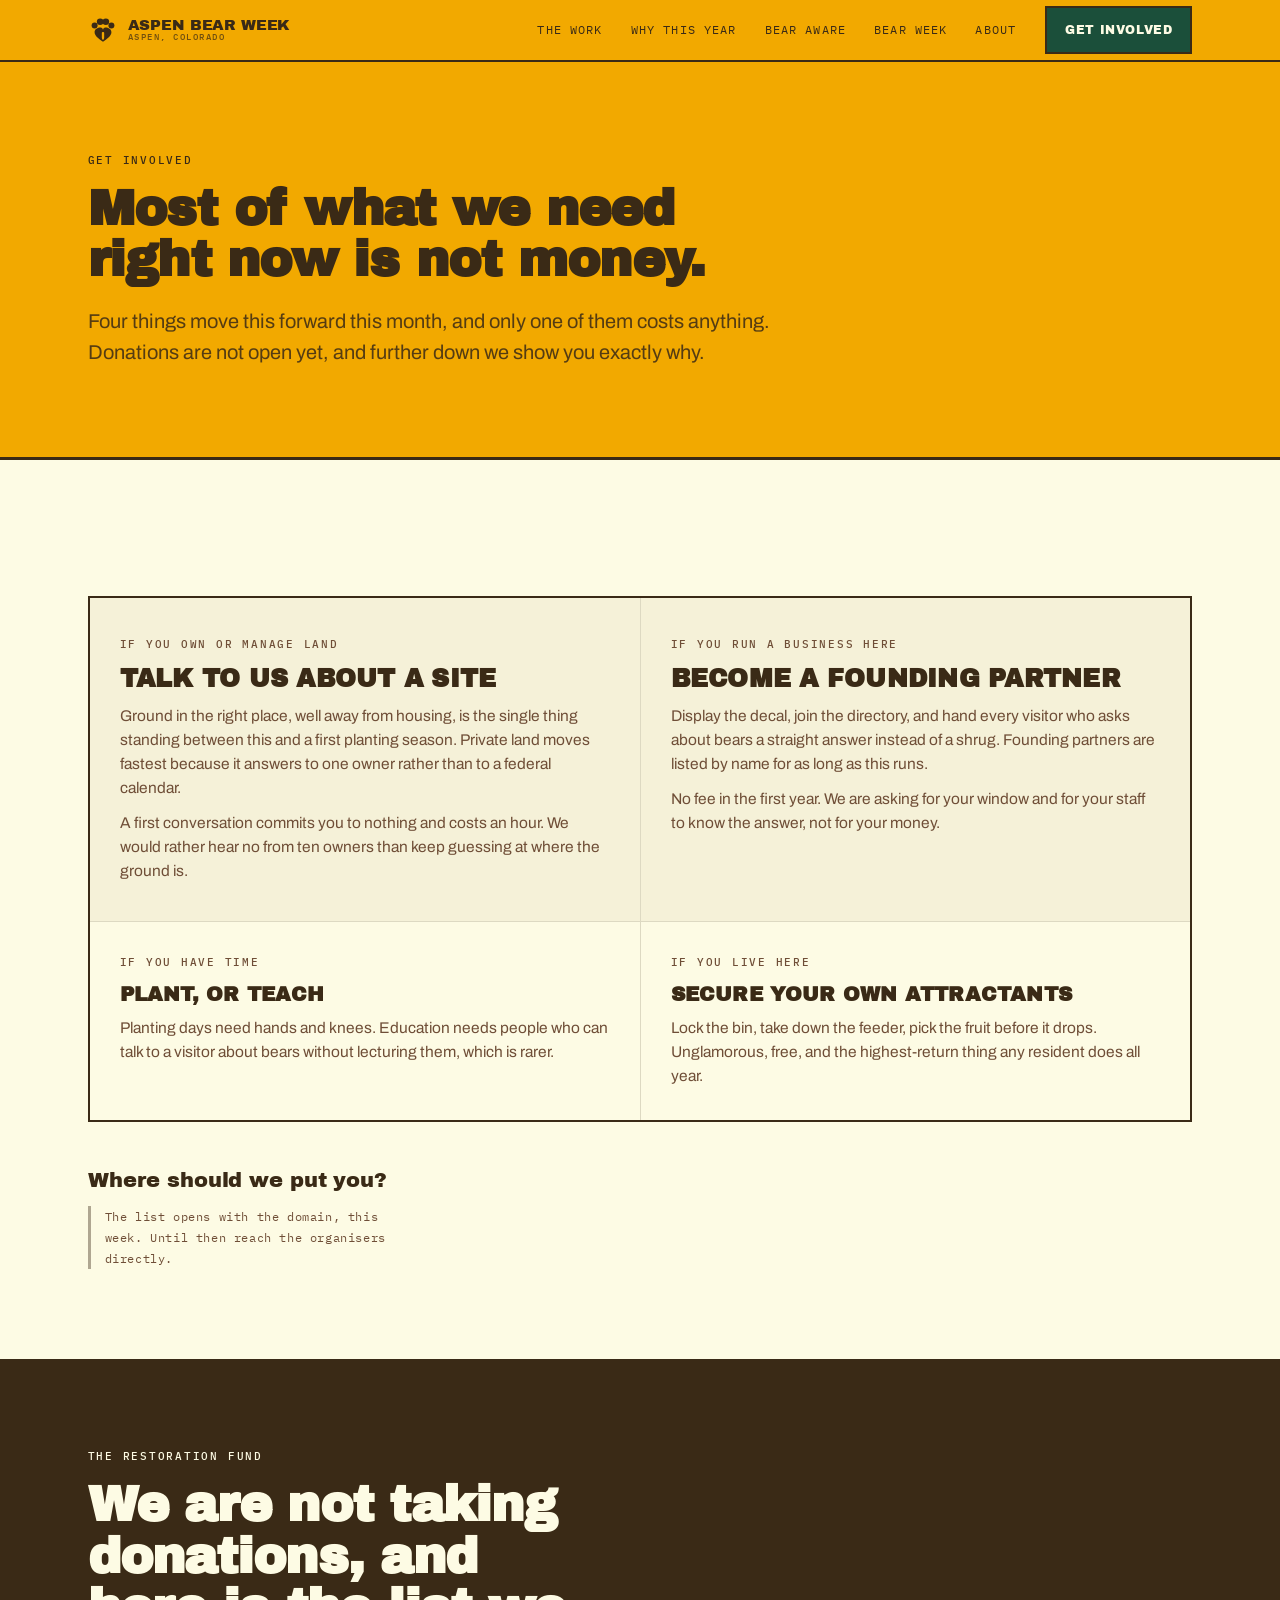
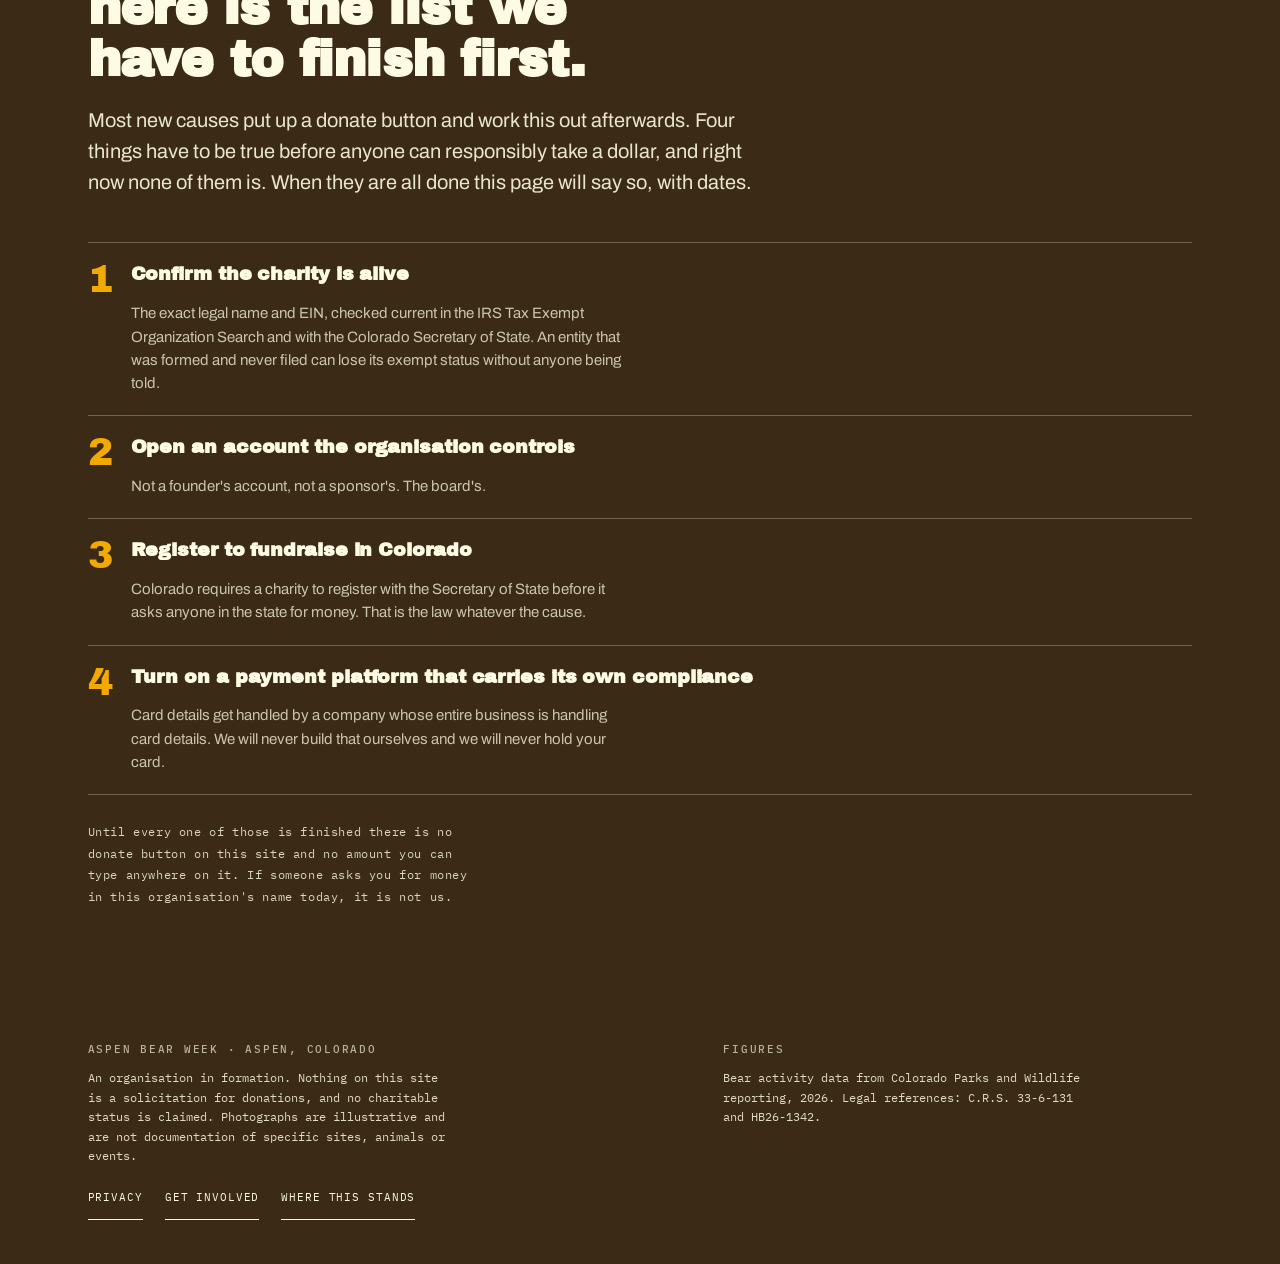
<file: get-involved/index.html>
<!doctype html>
<html lang="en">
<head>
<meta charset="utf-8">
<meta name="viewport" content="width=device-width, initial-scale=1">
<title>Get Involved · Aspen Bear Week</title>
<meta name="description" content="Most of what Aspen Bear Week needs right now is not money: land, founding business partners, volunteers, and residents securing their own attractants.">
<link rel="canonical" href="https://connor396.github.io/aspen-bear-week/get-involved/">
<meta name="robots" content="index, follow">
<meta property="og:type" content="website">
<meta property="og:site_name" content="Aspen Bear Week">
<meta property="og:title" content="Get Involved · Aspen Bear Week">
<meta property="og:description" content="Most of what Aspen Bear Week needs right now is not money: land, founding business partners, volunteers, and residents securing their own attractants.">
<meta property="og:url" content="https://connor396.github.io/aspen-bear-week/get-involved/">
<meta property="og:image" content="https://connor396.github.io/aspen-bear-week/assets/img/grove.jpg">
<meta name="twitter:card" content="summary_large_image">
<meta name="theme-color" content="#F2A900">
<link rel="preconnect" href="https://fonts.googleapis.com">
<link rel="preconnect" href="https://fonts.gstatic.com" crossorigin>
<link rel="stylesheet" href="https://fonts.googleapis.com/css2?family=Archivo+Black&family=Archivo:wght@400;500;600;700&family=IBM+Plex+Mono:wght@400;500&display=swap">
<link rel="icon" href="../favicon.svg" type="image/svg+xml">
<link rel="mask-icon" href="../favicon.svg" color="#3A2A16">
<link rel="stylesheet" href="../assets/css/site.css">
</head>
<body>
<nav class="nav">
  <div class="nav-in">
    <a class="brand" href="../"><svg class="mark" viewBox="0 0 100 100" aria-hidden="true" focusable="false"><g fill="currentColor" fill-rule="evenodd">
    <circle cx="22" cy="35" r="10"/>
    <circle cx="40.5" cy="22.5" r="11"/>
    <circle cx="59.5" cy="22.5" r="11"/>
    <circle cx="78" cy="35" r="10"/>
    <path d="M50 89
             C 33 78, 22 68, 22 57.5
             C 22 47.5, 32 42, 42 42
             C 46 42, 48.6 45, 50 49.5
             C 51.4 45, 54 42, 58 42
             C 68 42, 78 47.5, 78 57.5
             C 78 68, 67 78, 50 89
             Z
             M50 83.5
             C 52.9 81.2, 53.9 79, 53.9 74.5
             L 53.9 60
             C 53.9 57.9, 52.2 56.5, 50 56.5
             C 47.8 56.5, 46.1 57.9, 46.1 60
             L 46.1 74.5
             C 46.1 79, 47.1 81.2, 50 83.5
             Z"/>
  </g></svg><span class="brand-t">Aspen Bear Week<small>Aspen, Colorado</small></span></a>
    <button class="burger" id="burger" aria-expanded="false" aria-controls="links">Menu</button>
    <div class="links" id="links"><a href="../the-work/">The Work</a><a href="../why-so-many-bears/">Why This Year</a><a href="../bear-aware/">Bear Aware</a><a href="../bear-week/">Bear Week</a><a href="../about/">About</a></div>
    <a class="cta" href="../get-involved/"><span class="cta-long">Get Involved</span><span class="cta-short">Join</span></a>
  </div>
</nav>

<section class="band-gold" style="border-bottom:3px solid var(--ink)">
  <div class="wrap">
    <span class="eyebrow">Get involved</span>
    <h2>Most of what we need right now is not money.</h2>
    <p class="lede" style="color:var(--ink);opacity:.85">Four things move this forward this
      month, and only one of them costs anything. Donations are not open yet, and further
      down we show you exactly why.</p>
  </div>
</section>

<section>
  <div class="wrap">
    <div class="paths">
      <article class="path path-lead">
        <span class="eyebrow">If you own or manage land</span>
        <h3>Talk to us about a site</h3>
        <p>Ground in the right place, well away from housing, is the single thing standing
          between this and a first planting season. Private land moves fastest because it
          answers to one owner rather than to a federal calendar.</p>
        <p>A first conversation commits you to nothing and costs an hour. We would rather
          hear no from ten owners than keep guessing at where the ground is.</p>
      </article>
      <article class="path path-lead">
        <span class="eyebrow">If you run a business here</span>
        <h3>Become a founding partner</h3>
        <p>Display the decal, join the directory, and hand every visitor who asks about
          bears a straight answer instead of a shrug. Founding partners are listed by name
          for as long as this runs.</p>
        <p>No fee in the first year. We are asking for your window and for your staff to
          know the answer, not for your money.</p>
      </article>
      <article class="path">
        <span class="eyebrow">If you have time</span>
        <h3>Plant, or teach</h3>
        <p>Planting days need hands and knees. Education needs people who can talk to a
          visitor about bears without lecturing them, which is rarer.</p>
      </article>
      <article class="path">
        <span class="eyebrow">If you live here</span>
        <h3>Secure your own attractants</h3>
        <p>Lock the bin, take down the feeder, pick the fruit before it drops. Unglamorous,
          free, and the highest-return thing any resident does all year.</p>
      </article>
    </div>
    <div class="capture">
  <label class="cap-label">Where should we put you?</label>
  <p class="cap-pending">The list opens with the domain, this week. Until then reach the
     organisers directly.</p>
  
</div>
  </div>
</section>

<section class="band-ink">
  <div class="wrap">
    <span class="eyebrow">The restoration fund</span>
    <h2>We are not taking donations, and here is the list we have to finish first.</h2>
    <p class="lede">Most new causes put up a donate button and work this out afterwards. Four
      things have to be true before anyone can responsibly take a dollar, and right now none
      of them is. When they are all done this page will say so, with dates.</p>
    <ol class="gate"><li class="gate-item"><h3>Confirm the charity is alive</h3><p>The exact legal name and EIN, checked current in the IRS Tax Exempt Organization Search and with the Colorado Secretary of State. An entity that was formed and never filed can lose its exempt status without anyone being told.</p></li><li class="gate-item"><h3>Open an account the organisation controls</h3><p>Not a founder's account, not a sponsor's. The board's.</p></li><li class="gate-item"><h3>Register to fundraise in Colorado</h3><p>Colorado requires a charity to register with the Secretary of State before it asks anyone in the state for money. That is the law whatever the cause.</p></li><li class="gate-item"><h3>Turn on a payment platform that carries its own compliance</h3><p>Card details get handled by a company whose entire business is handling card details. We will never build that ourselves and we will never hold your card.</p></li></ol>
    <p class="gate-foot">Until every one of those is finished there is no donate button on
      this site and no amount you can type anywhere on it. If someone asks you for money in
      this organisation's name today, it is not us.</p>
    
  </div>
</section>
<footer>
  <div class="wrap foot">
    <div>
      <span class="eyebrow">Aspen Bear Week &middot; Aspen, Colorado</span>
      <p>An organisation in formation. Nothing on this site is a solicitation for donations, and
         no charitable status is claimed. Photographs are illustrative and are not documentation
         of specific sites, animals or events.</p>
      <nav class="foot-links" aria-label="Footer">
        <a href="../privacy/">Privacy</a>
        <a href="../get-involved/">Get involved</a>
        <a href="../about/">Where this stands</a>
      </nav>
    </div>
    <div>
      <span class="eyebrow">Figures</span>
      <p>Bear activity data from Colorado Parks and Wildlife reporting, 2026. Legal references:
         C.R.S. 33-6-131 and HB26-1342.</p>
    </div>
  </div>
</footer>
<script>
(function(){
  var b = document.getElementById("burger"), l = document.getElementById("links");
  if (!b || !l) return;
  b.addEventListener("click", function(){
    var open = l.classList.toggle("open");
    b.setAttribute("aria-expanded", open ? "true" : "false");
  });
})();
</script>
</body>
</html>
</file>
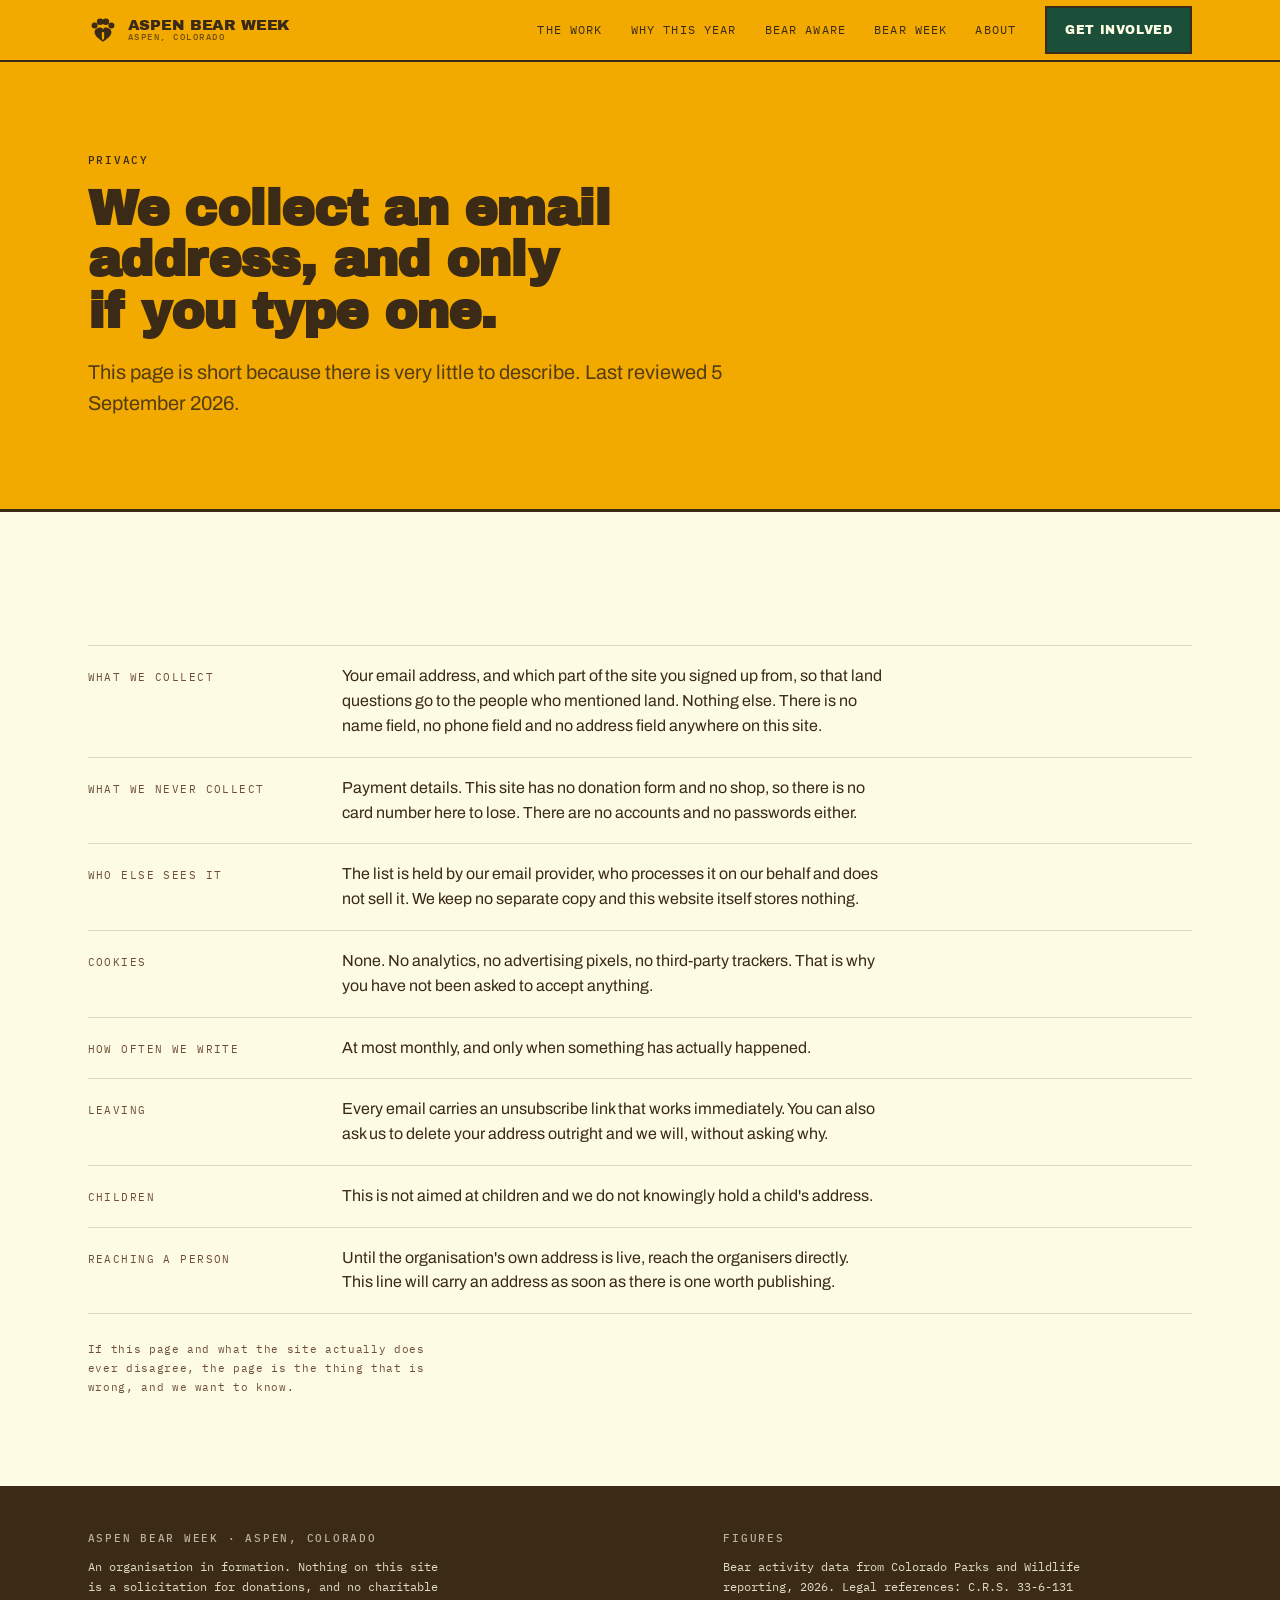
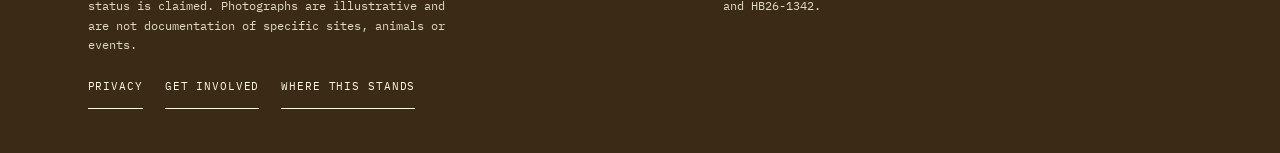
<file: privacy/index.html>
<!doctype html>
<html lang="en">
<head>
<meta charset="utf-8">
<meta name="viewport" content="width=device-width, initial-scale=1">
<title>Privacy · Aspen Bear Week</title>
<meta name="description" content="What Aspen Bear Week collects, why, who processes it, and how to leave the list. We hold no payment details and run no accounts.">
<link rel="canonical" href="https://connor396.github.io/aspen-bear-week/privacy/">
<meta name="robots" content="index, follow">
<meta property="og:type" content="website">
<meta property="og:site_name" content="Aspen Bear Week">
<meta property="og:title" content="Privacy · Aspen Bear Week">
<meta property="og:description" content="What Aspen Bear Week collects, why, who processes it, and how to leave the list. We hold no payment details and run no accounts.">
<meta property="og:url" content="https://connor396.github.io/aspen-bear-week/privacy/">
<meta property="og:image" content="https://connor396.github.io/aspen-bear-week/assets/img/grove.jpg">
<meta name="twitter:card" content="summary_large_image">
<meta name="theme-color" content="#F2A900">
<link rel="preconnect" href="https://fonts.googleapis.com">
<link rel="preconnect" href="https://fonts.gstatic.com" crossorigin>
<link rel="stylesheet" href="https://fonts.googleapis.com/css2?family=Archivo+Black&family=Archivo:wght@400;500;600;700&family=IBM+Plex+Mono:wght@400;500&display=swap">
<link rel="icon" href="../favicon.svg" type="image/svg+xml">
<link rel="mask-icon" href="../favicon.svg" color="#3A2A16">
<link rel="stylesheet" href="../assets/css/site.css">
</head>
<body>
<nav class="nav">
  <div class="nav-in">
    <a class="brand" href="../"><svg class="mark" viewBox="0 0 100 100" aria-hidden="true" focusable="false"><g fill="currentColor" fill-rule="evenodd">
    <circle cx="22" cy="35" r="10"/>
    <circle cx="40.5" cy="22.5" r="11"/>
    <circle cx="59.5" cy="22.5" r="11"/>
    <circle cx="78" cy="35" r="10"/>
    <path d="M50 89
             C 33 78, 22 68, 22 57.5
             C 22 47.5, 32 42, 42 42
             C 46 42, 48.6 45, 50 49.5
             C 51.4 45, 54 42, 58 42
             C 68 42, 78 47.5, 78 57.5
             C 78 68, 67 78, 50 89
             Z
             M50 83.5
             C 52.9 81.2, 53.9 79, 53.9 74.5
             L 53.9 60
             C 53.9 57.9, 52.2 56.5, 50 56.5
             C 47.8 56.5, 46.1 57.9, 46.1 60
             L 46.1 74.5
             C 46.1 79, 47.1 81.2, 50 83.5
             Z"/>
  </g></svg><span class="brand-t">Aspen Bear Week<small>Aspen, Colorado</small></span></a>
    <button class="burger" id="burger" aria-expanded="false" aria-controls="links">Menu</button>
    <div class="links" id="links"><a href="../the-work/">The Work</a><a href="../why-so-many-bears/">Why This Year</a><a href="../bear-aware/">Bear Aware</a><a href="../bear-week/">Bear Week</a><a href="../about/">About</a></div>
    <a class="cta" href="../get-involved/"><span class="cta-long">Get Involved</span><span class="cta-short">Join</span></a>
  </div>
</nav>

<section class="band-gold" style="border-bottom:3px solid var(--ink)">
  <div class="wrap">
    <span class="eyebrow">Privacy</span>
    <h2>We collect an email address, and only if you type one.</h2>
    <p class="lede" style="color:var(--ink);opacity:.85">This page is short because there is
      very little to describe. Last reviewed 5 September 2026.</p>
  </div>
</section>

<section>
  <div class="wrap">
    <dl class="facts">
      <div class="fact"><dt>What we collect</dt>
        <dd>Your email address, and which part of the site you signed up from, so that land
          questions go to the people who mentioned land. Nothing else. There is no name
          field, no phone field and no address field anywhere on this site.</dd></div>
      <div class="fact"><dt>What we never collect</dt>
        <dd>Payment details. This site has no donation form and no shop, so there is no card
          number here to lose. There are no accounts and no passwords either.</dd></div>
      <div class="fact"><dt>Who else sees it</dt>
        <dd>The list is held by our email provider, who processes it on our behalf and does
          not sell it. We keep no separate copy and this website itself stores nothing.</dd></div>
      <div class="fact"><dt>Cookies</dt>
        <dd>None. No analytics, no advertising pixels, no third-party trackers. That is why
          you have not been asked to accept anything.</dd></div>
      <div class="fact"><dt>How often we write</dt>
        <dd>At most monthly, and only when something has actually happened.</dd></div>
      <div class="fact"><dt>Leaving</dt>
        <dd>Every email carries an unsubscribe link that works immediately. You can also ask
          us to delete your address outright and we will, without asking why.</dd></div>
      <div class="fact"><dt>Children</dt>
        <dd>This is not aimed at children and we do not knowingly hold a child's address.</dd></div>
      <div class="fact"><dt>Reaching a person</dt>
        <dd>Until the organisation's own address is live, reach the organisers directly. This
          line will carry an address as soon as there is one worth publishing.</dd></div>
    </dl>
    <p class="cap-note" style="margin-top:26px">If this page and what the site actually does
      ever disagree, the page is the thing that is wrong, and we want to know.</p>
  </div>
</section>
<footer>
  <div class="wrap foot">
    <div>
      <span class="eyebrow">Aspen Bear Week &middot; Aspen, Colorado</span>
      <p>An organisation in formation. Nothing on this site is a solicitation for donations, and
         no charitable status is claimed. Photographs are illustrative and are not documentation
         of specific sites, animals or events.</p>
      <nav class="foot-links" aria-label="Footer">
        <a href="../privacy/">Privacy</a>
        <a href="../get-involved/">Get involved</a>
        <a href="../about/">Where this stands</a>
      </nav>
    </div>
    <div>
      <span class="eyebrow">Figures</span>
      <p>Bear activity data from Colorado Parks and Wildlife reporting, 2026. Legal references:
         C.R.S. 33-6-131 and HB26-1342.</p>
    </div>
  </div>
</footer>
<script>
(function(){
  var b = document.getElementById("burger"), l = document.getElementById("links");
  if (!b || !l) return;
  b.addEventListener("click", function(){
    var open = l.classList.toggle("open");
    b.setAttribute("aria-expanded", open ? "true" : "false");
  });
})();
</script>
</body>
</html>
</file>
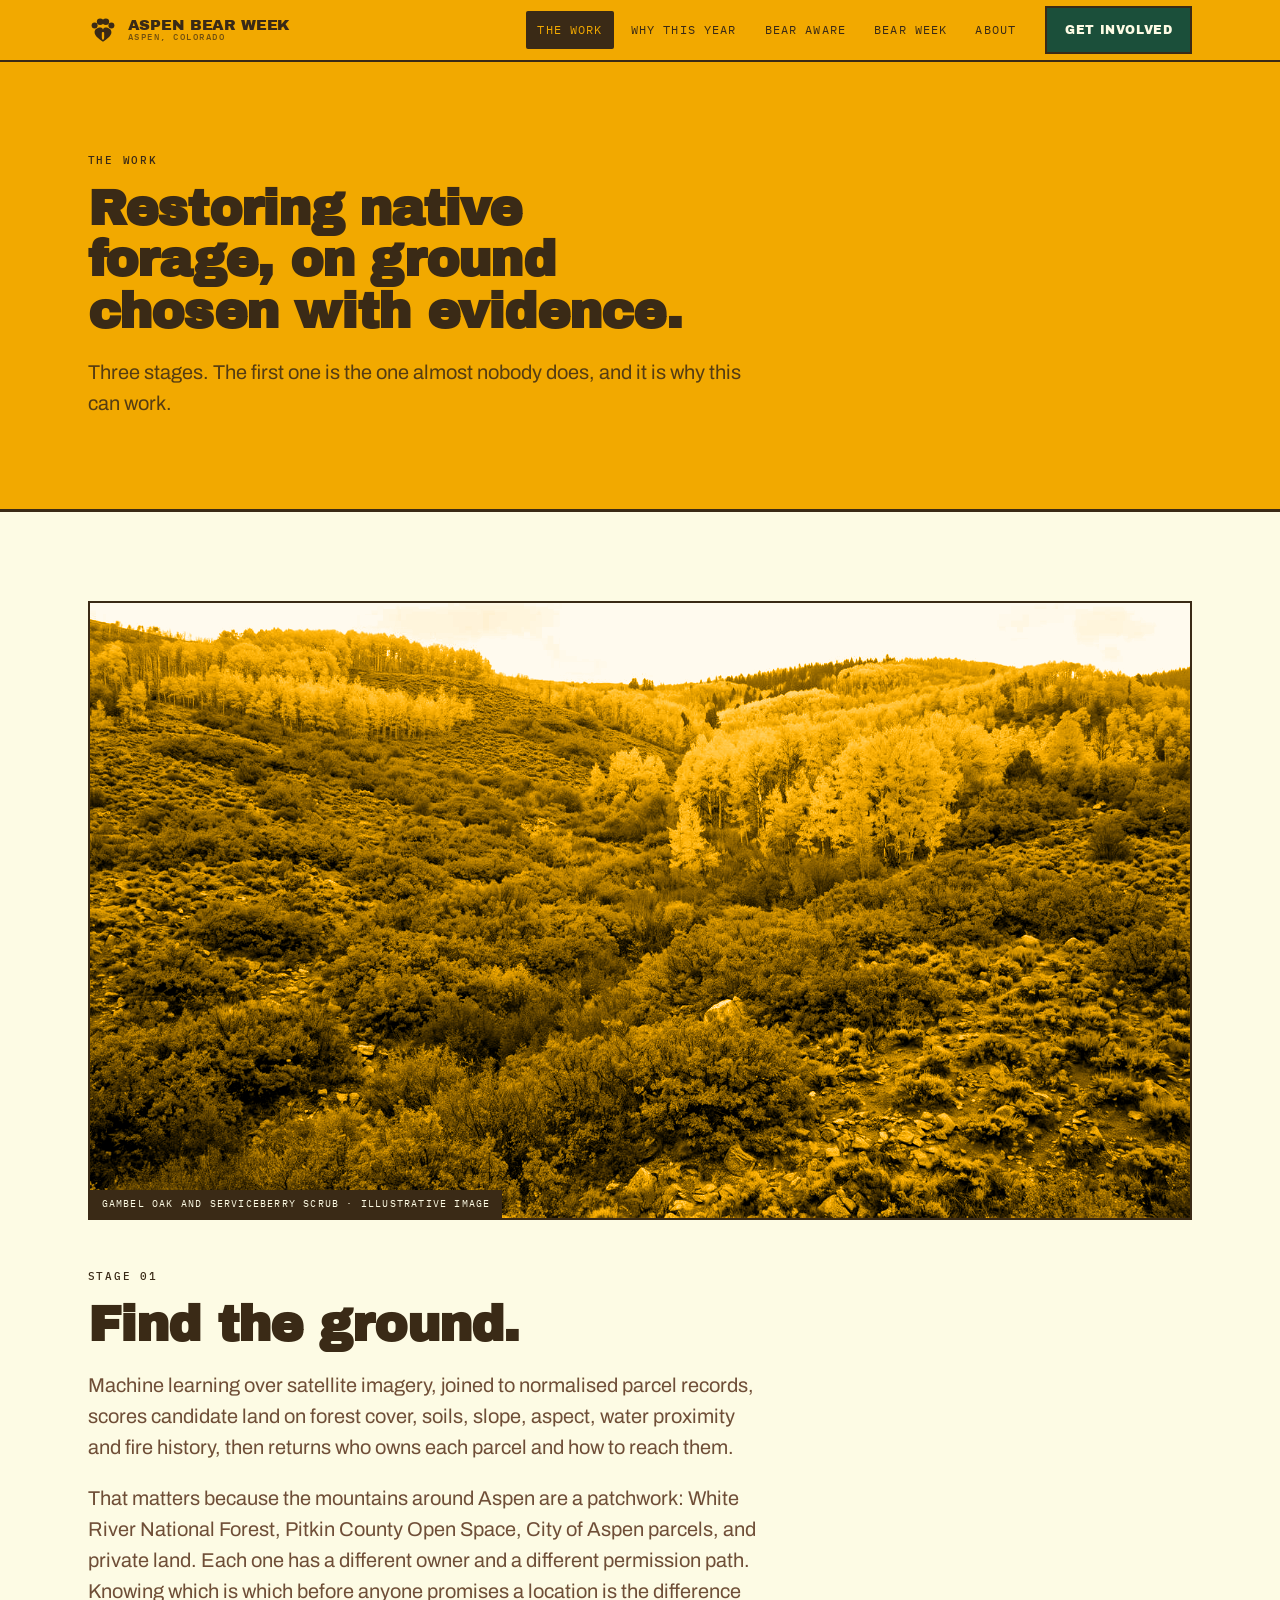
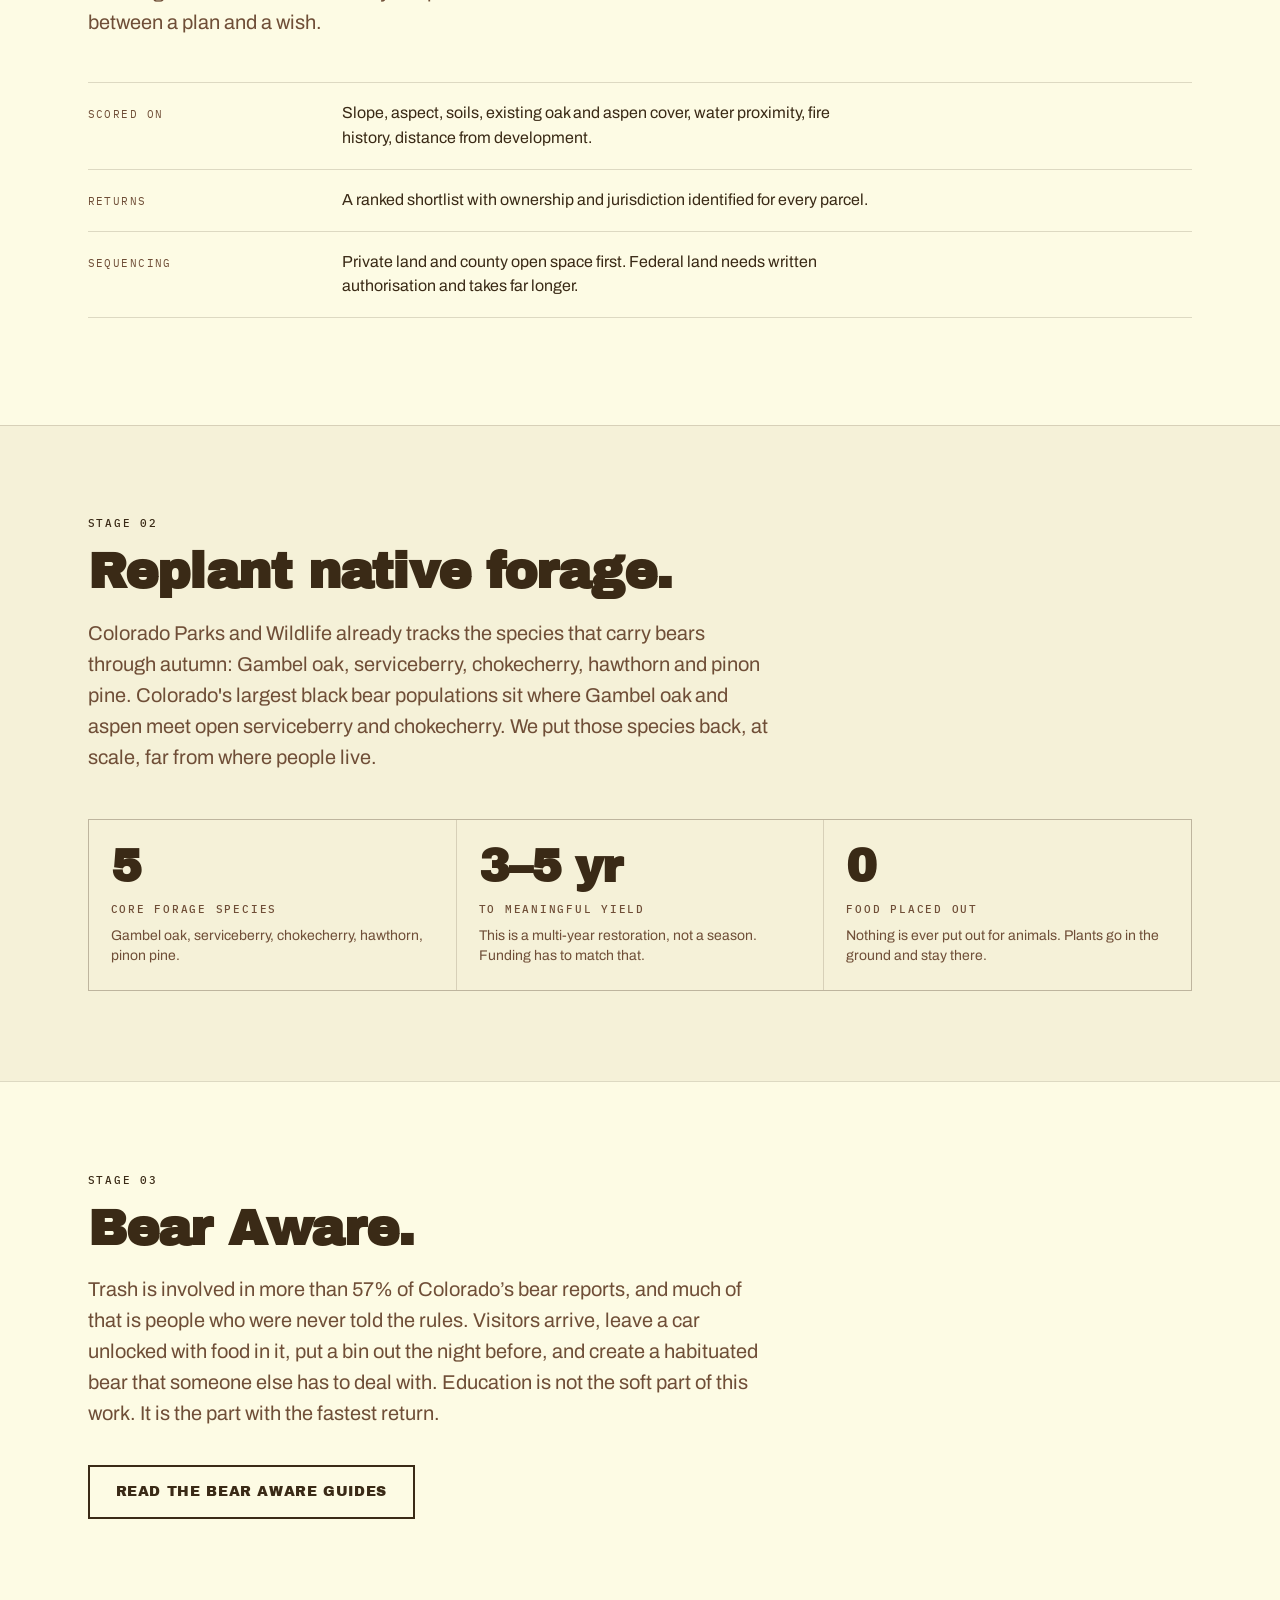
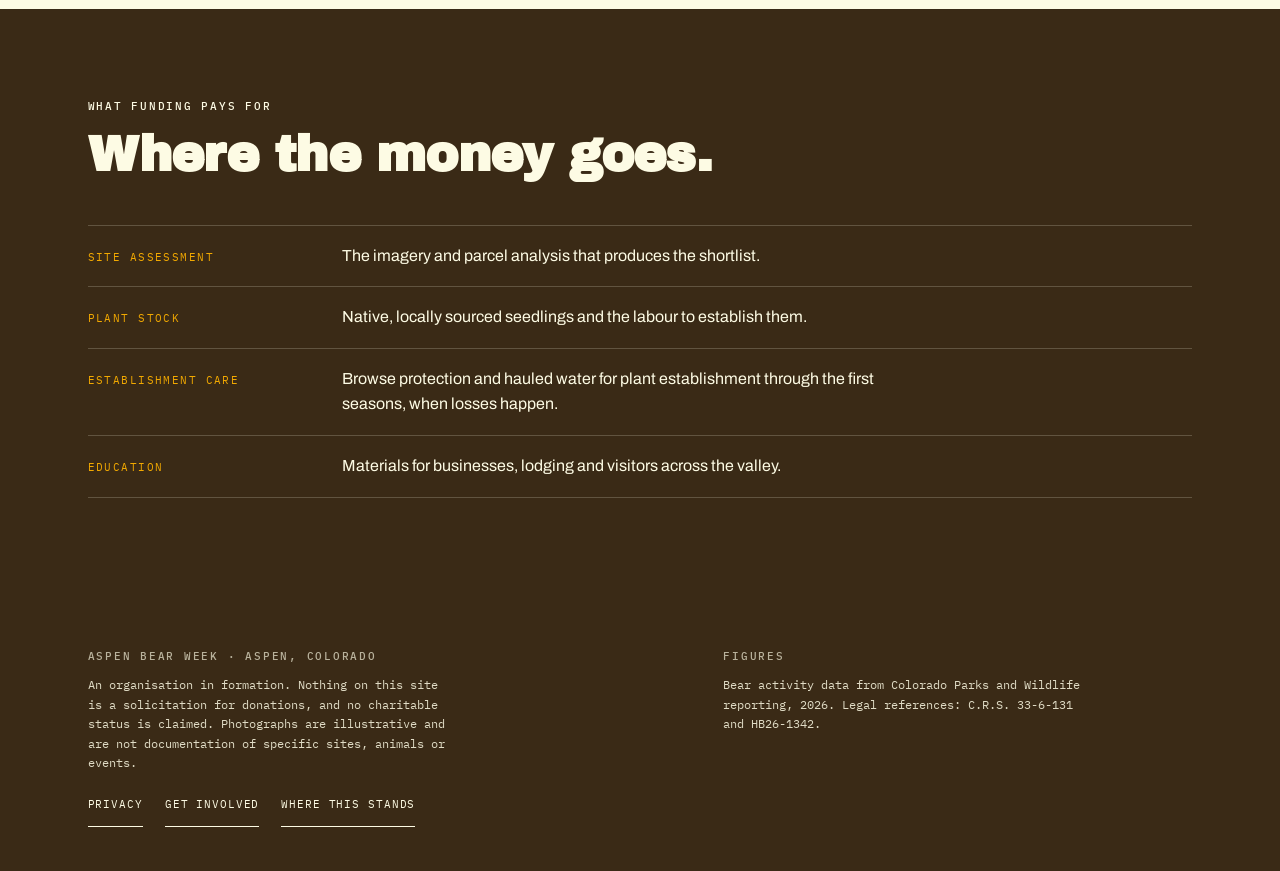
<file: the-work/index.html>
<!doctype html>
<html lang="en">
<head>
<meta charset="utf-8">
<meta name="viewport" content="width=device-width, initial-scale=1">
<title>The Work · Aspen Bear Week</title>
<meta name="description" content="How Aspen Bear Week restores native bear forage: parcel analysis to find the ground, replanting Gambel oak, serviceberry and chokecherry, and Bear Aware education.">
<link rel="canonical" href="https://connor396.github.io/aspen-bear-week/the-work/">
<meta name="robots" content="index, follow">
<meta property="og:type" content="website">
<meta property="og:site_name" content="Aspen Bear Week">
<meta property="og:title" content="The Work · Aspen Bear Week">
<meta property="og:description" content="How Aspen Bear Week restores native bear forage: parcel analysis to find the ground, replanting Gambel oak, serviceberry and chokecherry, and Bear Aware education.">
<meta property="og:url" content="https://connor396.github.io/aspen-bear-week/the-work/">
<meta property="og:image" content="https://connor396.github.io/aspen-bear-week/assets/img/grove.jpg">
<meta name="twitter:card" content="summary_large_image">
<meta name="theme-color" content="#F2A900">
<link rel="preconnect" href="https://fonts.googleapis.com">
<link rel="preconnect" href="https://fonts.gstatic.com" crossorigin>
<link rel="stylesheet" href="https://fonts.googleapis.com/css2?family=Archivo+Black&family=Archivo:wght@400;500;600;700&family=IBM+Plex+Mono:wght@400;500&display=swap">
<link rel="icon" href="../favicon.svg" type="image/svg+xml">
<link rel="mask-icon" href="../favicon.svg" color="#3A2A16">
<link rel="stylesheet" href="../assets/css/site.css">
</head>
<body>
<nav class="nav">
  <div class="nav-in">
    <a class="brand" href="../"><svg class="mark" viewBox="0 0 100 100" aria-hidden="true" focusable="false"><g fill="currentColor" fill-rule="evenodd">
    <circle cx="22" cy="35" r="10"/>
    <circle cx="40.5" cy="22.5" r="11"/>
    <circle cx="59.5" cy="22.5" r="11"/>
    <circle cx="78" cy="35" r="10"/>
    <path d="M50 89
             C 33 78, 22 68, 22 57.5
             C 22 47.5, 32 42, 42 42
             C 46 42, 48.6 45, 50 49.5
             C 51.4 45, 54 42, 58 42
             C 68 42, 78 47.5, 78 57.5
             C 78 68, 67 78, 50 89
             Z
             M50 83.5
             C 52.9 81.2, 53.9 79, 53.9 74.5
             L 53.9 60
             C 53.9 57.9, 52.2 56.5, 50 56.5
             C 47.8 56.5, 46.1 57.9, 46.1 60
             L 46.1 74.5
             C 46.1 79, 47.1 81.2, 50 83.5
             Z"/>
  </g></svg><span class="brand-t">Aspen Bear Week<small>Aspen, Colorado</small></span></a>
    <button class="burger" id="burger" aria-expanded="false" aria-controls="links">Menu</button>
    <div class="links" id="links"><a href="../the-work/" aria-current="page">The Work</a><a href="../why-so-many-bears/">Why This Year</a><a href="../bear-aware/">Bear Aware</a><a href="../bear-week/">Bear Week</a><a href="../about/">About</a></div>
    <a class="cta" href="../get-involved/"><span class="cta-long">Get Involved</span><span class="cta-short">Join</span></a>
  </div>
</nav>

  <section class="band-gold" style="border-bottom:3px solid var(--ink)">
    <div class="wrap">
      <span class="eyebrow">The Work</span>
      <h2>Restoring native forage, on ground chosen with evidence.</h2>
      <p class="lede" style="color:var(--ink);opacity:.85">Three stages. The first one is the
        one almost nobody does, and it is why this can work.</p>
    </div>
  </section>

  <section>
    <div class="wrap">
      <figure class="media" style="margin:0 0 clamp(30px,4vw,48px)">
        <img loading="lazy" decoding="async" src="../assets/img/scrub.jpg" alt="A Colorado mountainside covered in Gambel oak and serviceberry scrub turning copper in autumn.">
        <figcaption>Gambel oak and serviceberry scrub &middot; illustrative image</figcaption>
      </figure>
      <span class="eyebrow">Stage 01</span>
      <h2>Find the ground.</h2>
      <p class="lede">Machine learning over satellite imagery, joined to normalised parcel records,
        scores candidate land on forest cover, soils, slope, aspect, water proximity and fire
        history, then returns who owns each parcel and how to reach them.</p>
      <p class="lede">That matters because the mountains around Aspen are a patchwork: White River
        National Forest, Pitkin County Open Space, City of Aspen parcels, and private land. Each one
        has a different owner and a different permission path. Knowing which is which before anyone
        promises a location is the difference between a plan and a wish.</p>
      <dl class="facts">
        <div class="fact"><dt>Scored on</dt><dd>Slope, aspect, soils, existing oak and aspen cover, water proximity, fire history, distance from development.</dd></div>
        <div class="fact"><dt>Returns</dt><dd>A ranked shortlist with ownership and jurisdiction identified for every parcel.</dd></div>
        <div class="fact"><dt>Sequencing</dt><dd>Private land and county open space first. Federal land needs written authorisation and takes far longer.</dd></div>
      </dl>
    </div>
  </section>

  <section class="band ruled">
    <div class="wrap">
      <span class="eyebrow">Stage 02</span>
      <h2>Replant native forage.</h2>
      <p class="lede">Colorado Parks and Wildlife already tracks the species that carry bears
        through autumn: Gambel oak, serviceberry, chokecherry, hawthorn and pinon pine. Colorado's
        largest black bear populations sit where Gambel oak and aspen meet open serviceberry and
        chokecherry. We put those species back, at scale, far from where people live.</p>
      <div class="grid3">
        <div class="fig"><b>5</b><span class="eyebrow">Core forage species</span>
          <small>Gambel oak, serviceberry, chokecherry, hawthorn, pinon pine.</small></div>
        <div class="fig"><b>3&ndash;5 yr</b><span class="eyebrow">To meaningful yield</span>
          <small>This is a multi-year restoration, not a season. Funding has to match that.</small></div>
        <div class="fig"><b>0</b><span class="eyebrow">Food placed out</span>
          <small>Nothing is ever put out for animals. Plants go in the ground and stay there.</small></div>
      </div>
    </div>
  </section>

  <section class="ruled">
    <div class="wrap">
      <span class="eyebrow">Stage 03</span>
      <h2>Bear Aware.</h2>
      <p class="lede">Trash is involved in more than 57% of Colorado&rsquo;s bear reports, and much of
        that is people who were never told the rules.
        Visitors arrive, leave a car unlocked with food in it, put a bin out the night before, and
        create a habituated bear that someone else has to deal with. Education is not the soft part
        of this work. It is the part with the fastest return.</p>
      <div class="btns"><a class="btn ghost" href="../bear-aware/">Read the Bear Aware guides</a></div>
    </div>
  </section>

  <section class="band-ink">
    <div class="wrap">
      <span class="eyebrow">What funding pays for</span>
      <h2 style="color:var(--bone)">Where the money goes.</h2>
      <dl class="facts" style="border-color:rgba(253,251,228,.2)">
        <div class="fact" style="border-color:rgba(253,251,228,.2)"><dt style="color:var(--gold)">Site assessment</dt><dd>The imagery and parcel analysis that produces the shortlist.</dd></div>
        <div class="fact" style="border-color:rgba(253,251,228,.2)"><dt style="color:var(--gold)">Plant stock</dt><dd>Native, locally sourced seedlings and the labour to establish them.</dd></div>
        <div class="fact" style="border-color:rgba(253,251,228,.2)"><dt style="color:var(--gold)">Establishment care</dt><dd>Browse protection and hauled water for plant establishment through the first seasons, when losses happen.</dd></div>
        <div class="fact" style="border-color:rgba(253,251,228,.2)"><dt style="color:var(--gold)">Education</dt><dd>Materials for businesses, lodging and visitors across the valley.</dd></div>
      </dl>
    </div>
  </section><footer>
  <div class="wrap foot">
    <div>
      <span class="eyebrow">Aspen Bear Week &middot; Aspen, Colorado</span>
      <p>An organisation in formation. Nothing on this site is a solicitation for donations, and
         no charitable status is claimed. Photographs are illustrative and are not documentation
         of specific sites, animals or events.</p>
      <nav class="foot-links" aria-label="Footer">
        <a href="../privacy/">Privacy</a>
        <a href="../get-involved/">Get involved</a>
        <a href="../about/">Where this stands</a>
      </nav>
    </div>
    <div>
      <span class="eyebrow">Figures</span>
      <p>Bear activity data from Colorado Parks and Wildlife reporting, 2026. Legal references:
         C.R.S. 33-6-131 and HB26-1342.</p>
    </div>
  </div>
</footer>
<script>
(function(){
  var b = document.getElementById("burger"), l = document.getElementById("links");
  if (!b || !l) return;
  b.addEventListener("click", function(){
    var open = l.classList.toggle("open");
    b.setAttribute("aria-expanded", open ? "true" : "false");
  });
})();
</script>
</body>
</html>
</file>
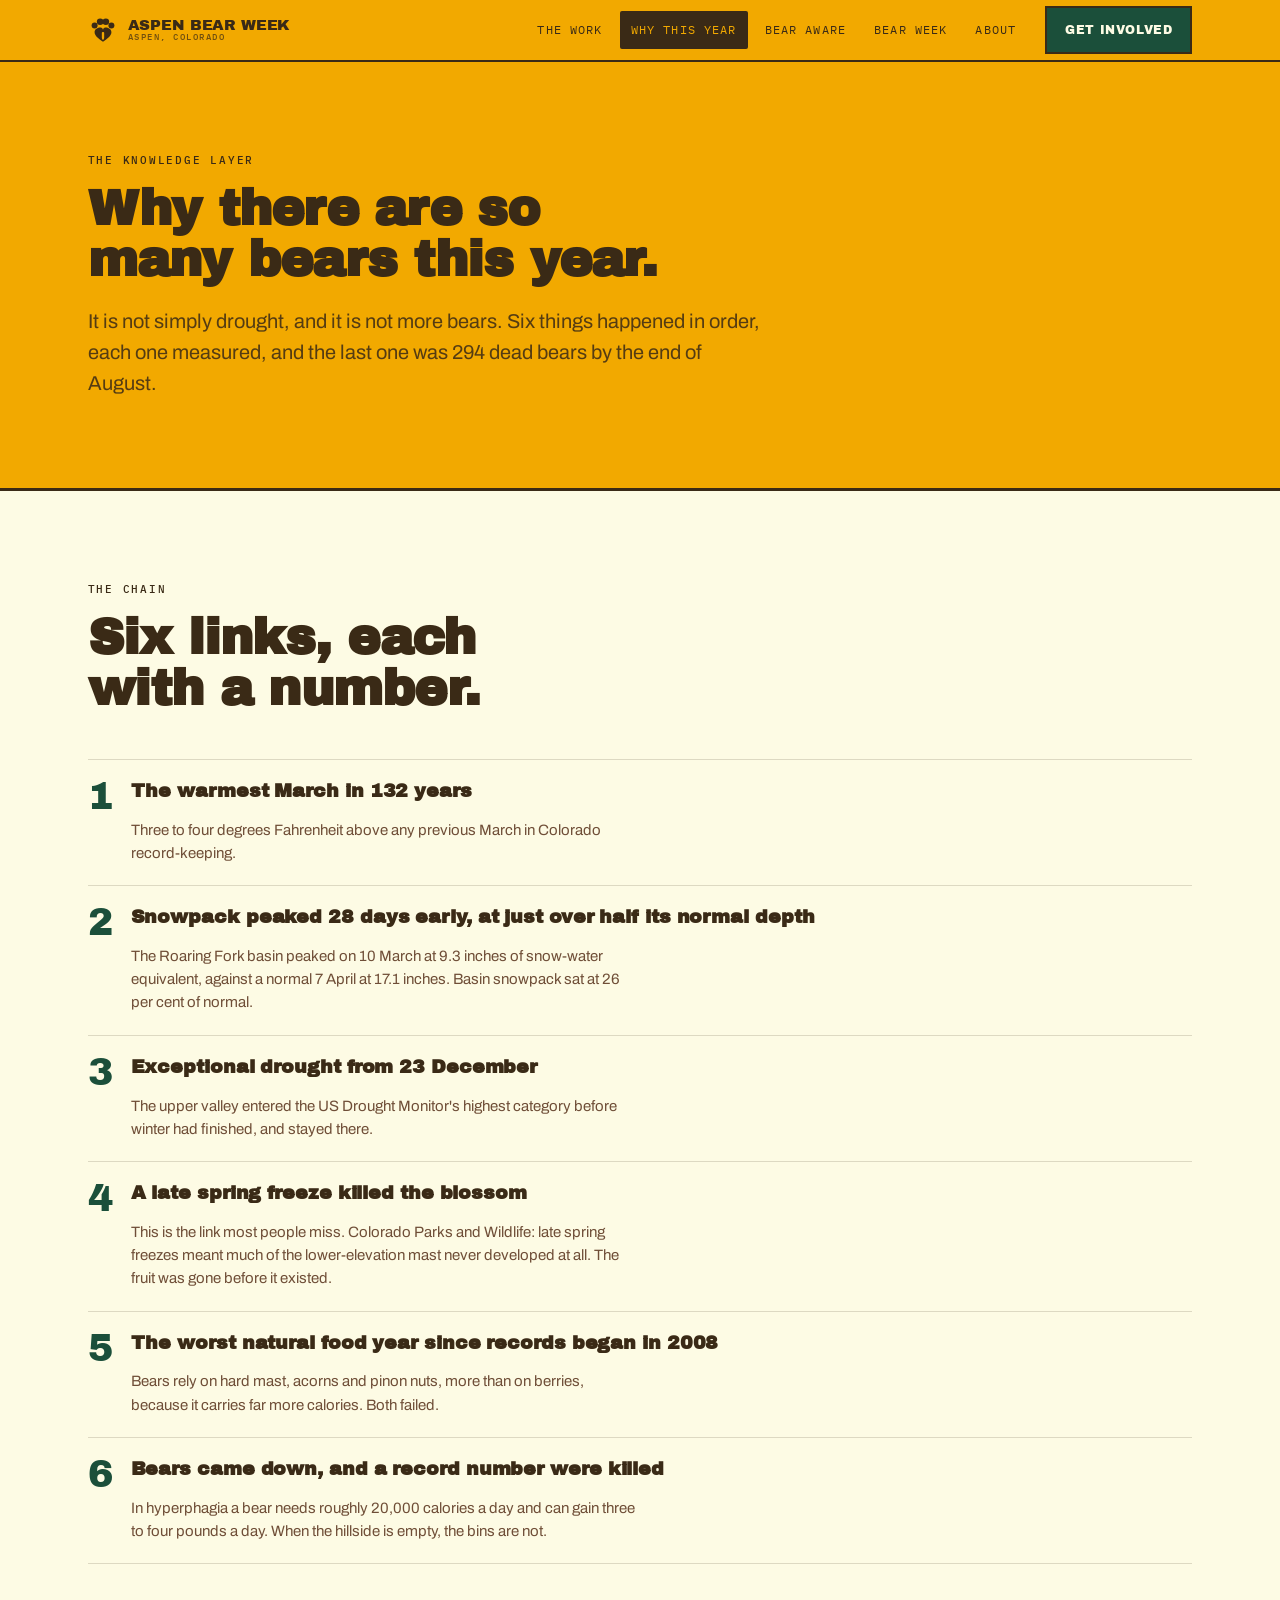
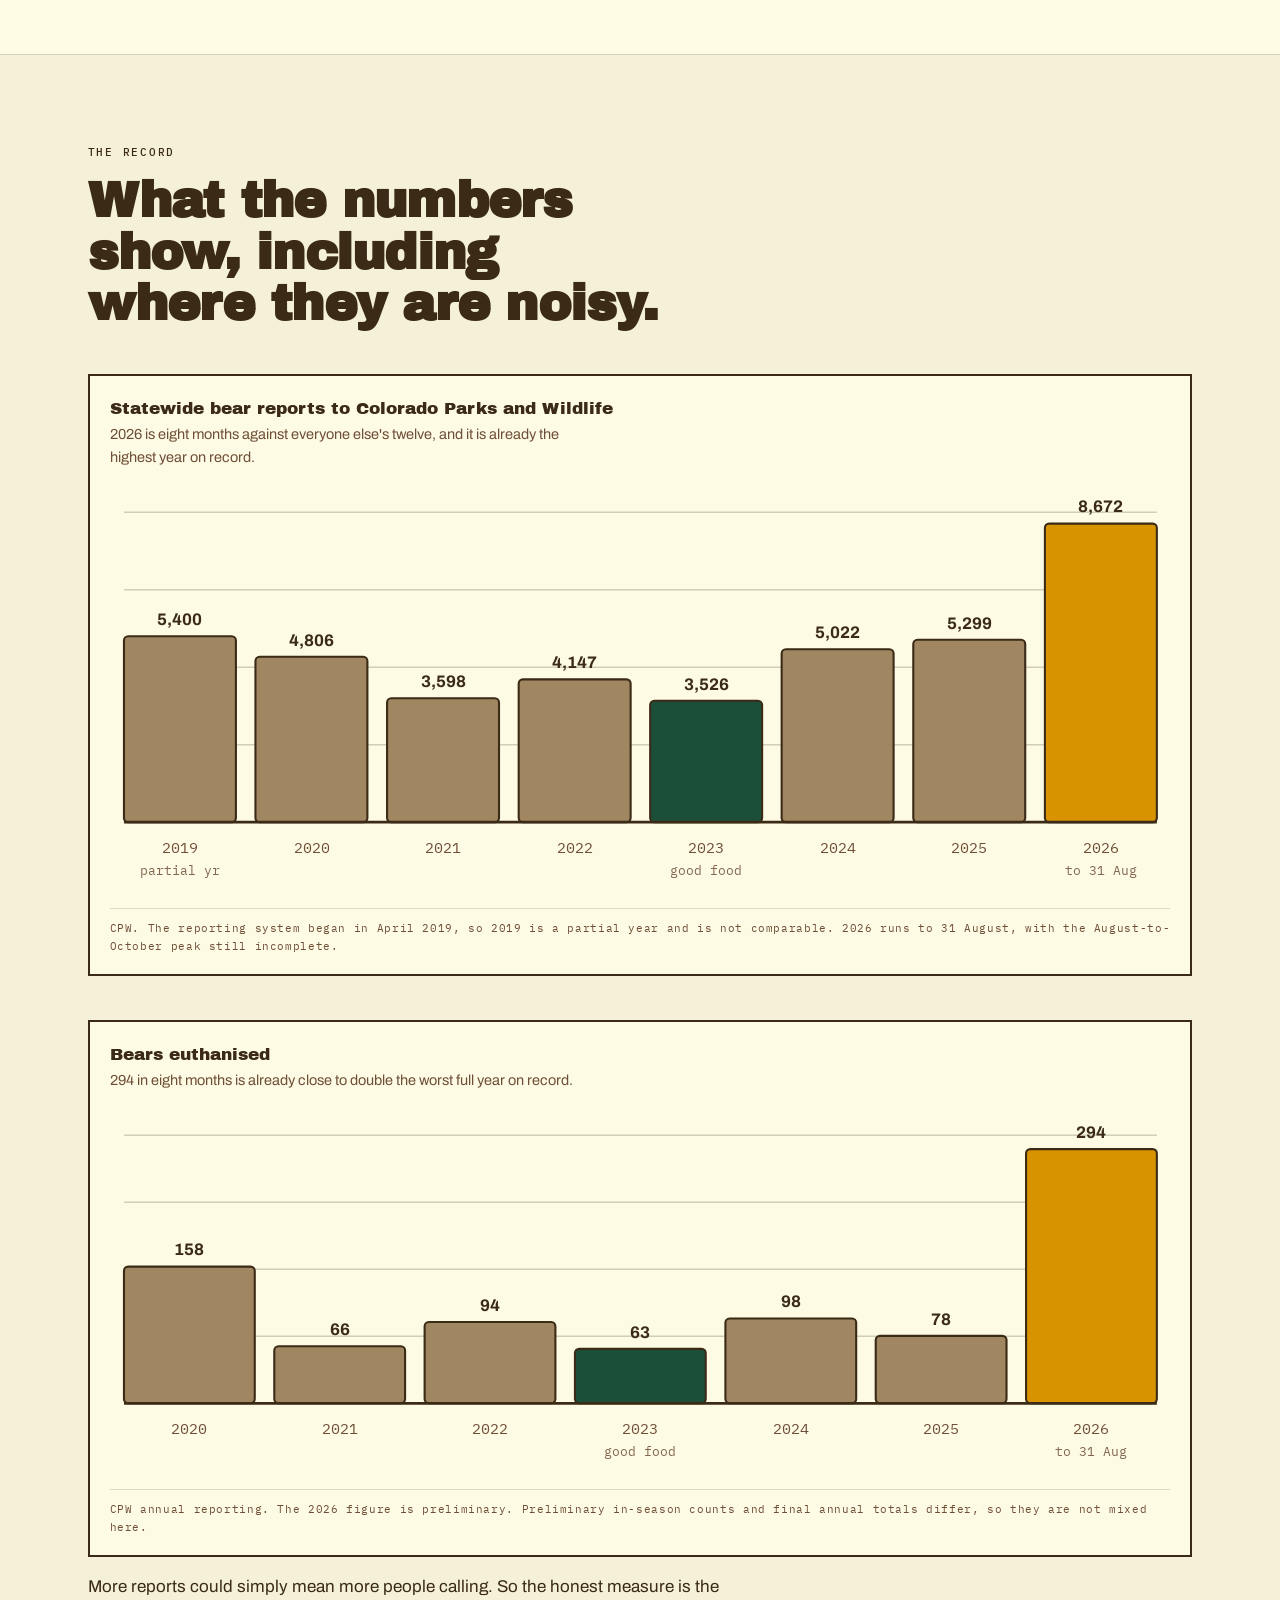
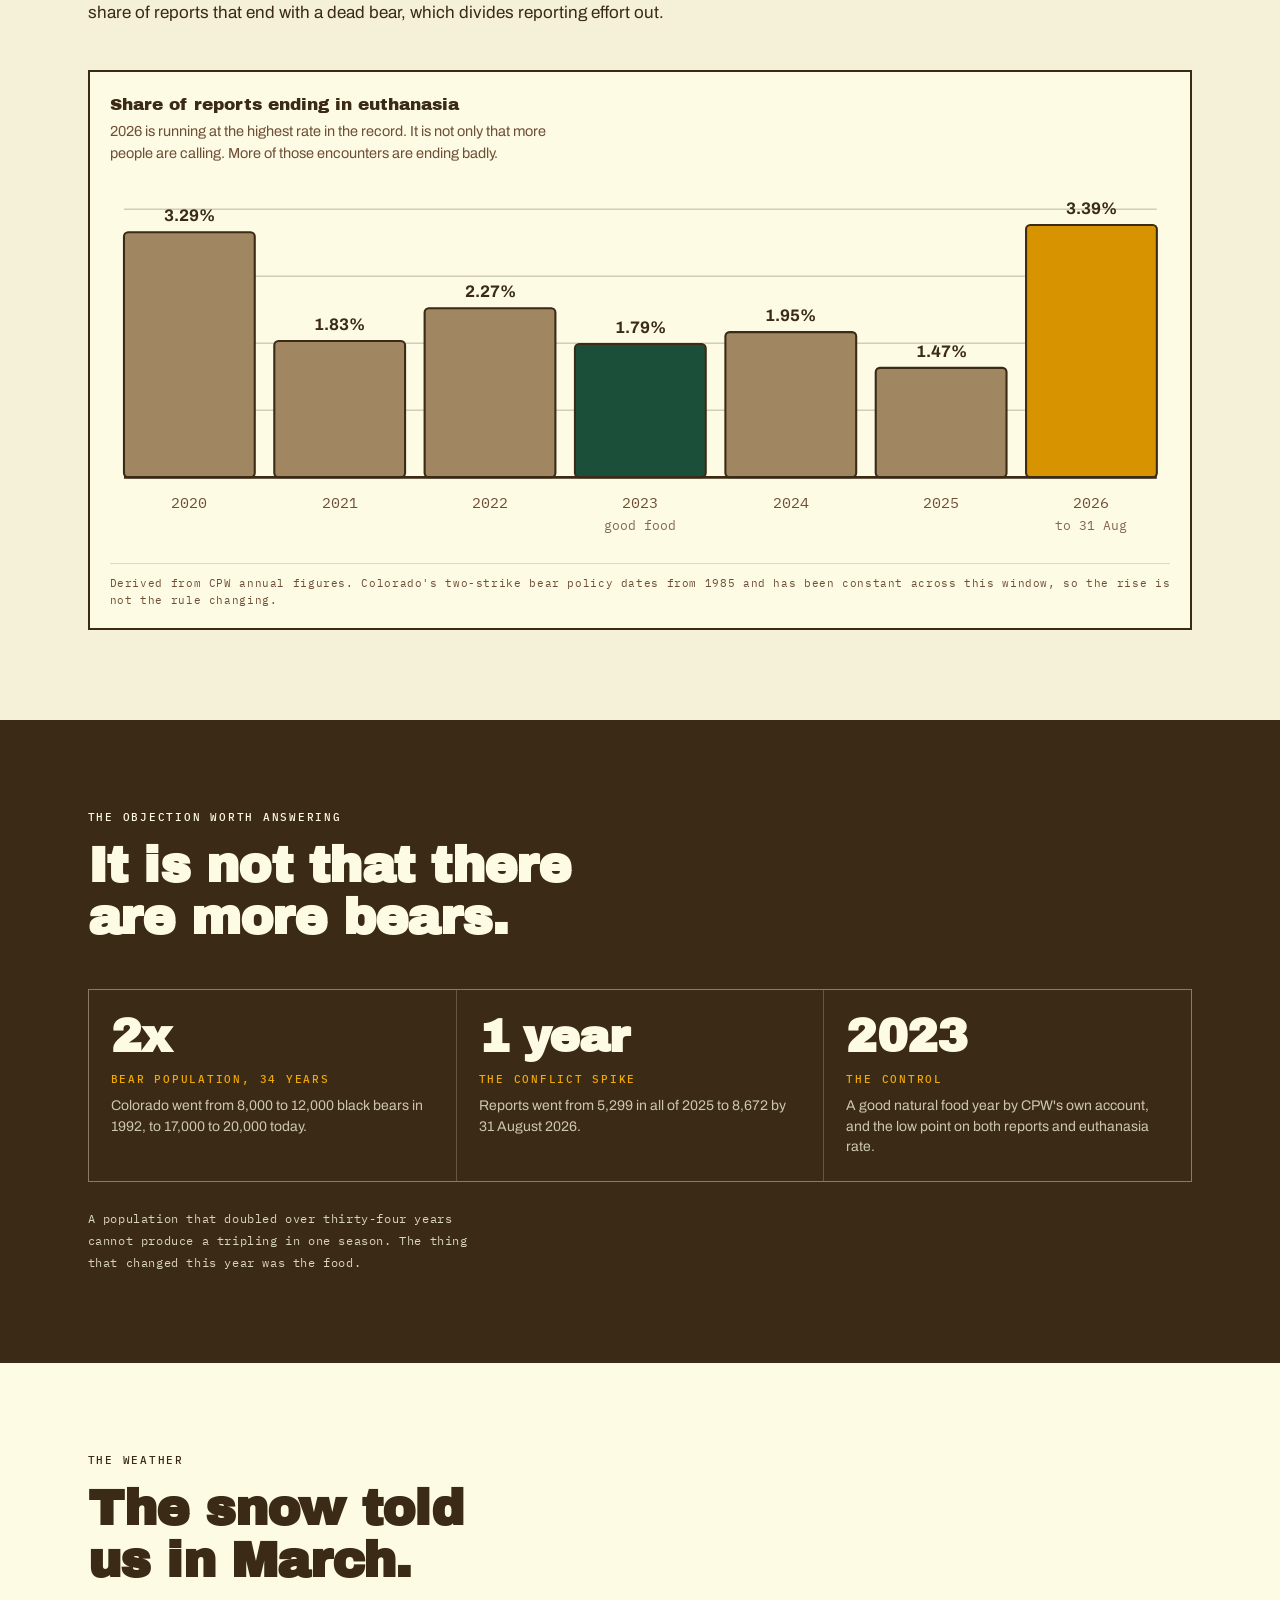
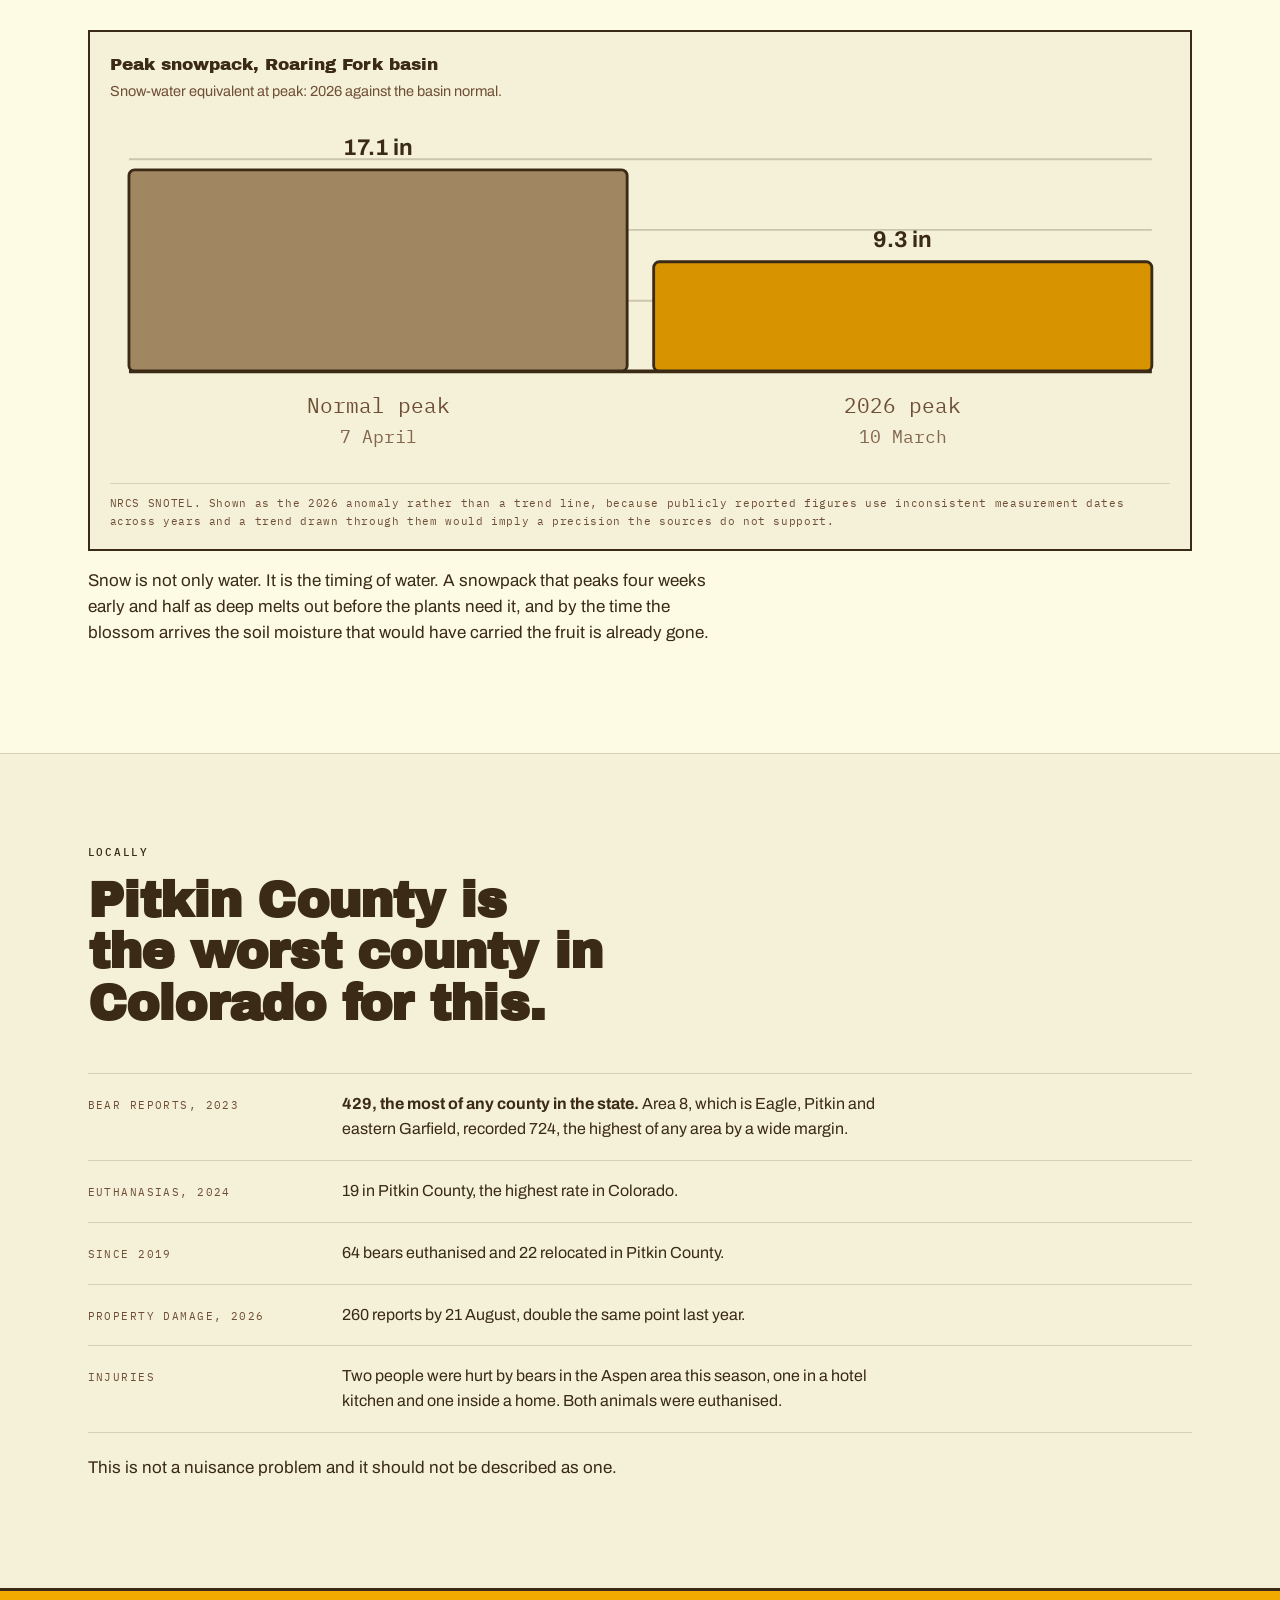
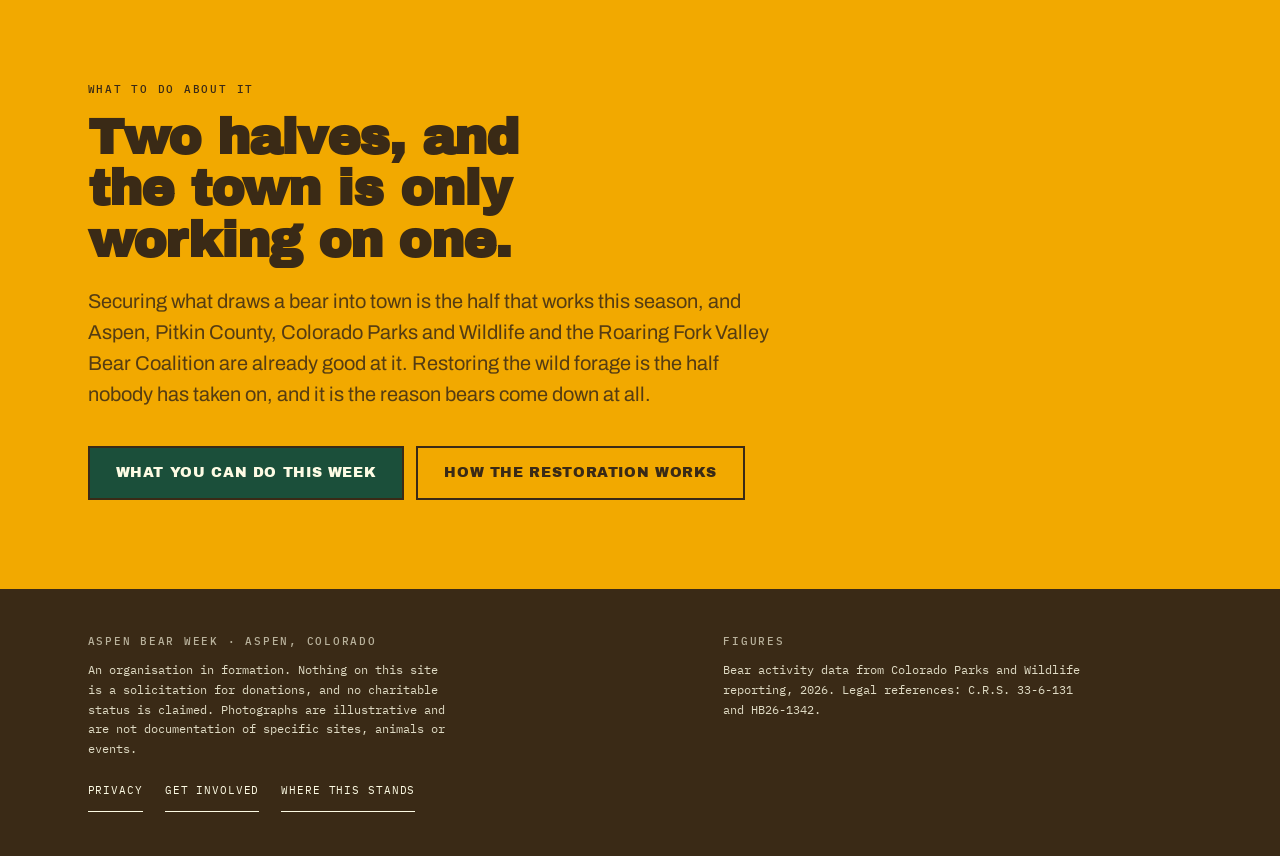
<file: why-so-many-bears/index.html>
<!doctype html>
<html lang="en">
<head>
<meta charset="utf-8">
<meta name="viewport" content="width=device-width, initial-scale=1">
<title>Why there are so many bears this year · Aspen Bear Week</title>
<meta name="description" content="The worst natural bear food year Colorado has recorded since 2008, explained: the warmest March in 132 years, snowpack peaking 28 days early, a late spring freeze, and 294 bears killed by 31 August.">
<link rel="canonical" href="https://connor396.github.io/aspen-bear-week/why-so-many-bears/">
<meta name="robots" content="index, follow">
<meta property="og:type" content="website">
<meta property="og:site_name" content="Aspen Bear Week">
<meta property="og:title" content="Why there are so many bears this year · Aspen Bear Week">
<meta property="og:description" content="The worst natural bear food year Colorado has recorded since 2008, explained: the warmest March in 132 years, snowpack peaking 28 days early, a late spring freeze, and 294 bears killed by 31 August.">
<meta property="og:url" content="https://connor396.github.io/aspen-bear-week/why-so-many-bears/">
<meta property="og:image" content="https://connor396.github.io/aspen-bear-week/assets/img/grove.jpg">
<meta name="twitter:card" content="summary_large_image">
<meta name="theme-color" content="#F2A900">
<link rel="preconnect" href="https://fonts.googleapis.com">
<link rel="preconnect" href="https://fonts.gstatic.com" crossorigin>
<link rel="stylesheet" href="https://fonts.googleapis.com/css2?family=Archivo+Black&family=Archivo:wght@400;500;600;700&family=IBM+Plex+Mono:wght@400;500&display=swap">
<link rel="icon" href="../favicon.svg" type="image/svg+xml">
<link rel="mask-icon" href="../favicon.svg" color="#3A2A16">
<link rel="stylesheet" href="../assets/css/site.css">
</head>
<body>
<nav class="nav">
  <div class="nav-in">
    <a class="brand" href="../"><svg class="mark" viewBox="0 0 100 100" aria-hidden="true" focusable="false"><g fill="currentColor" fill-rule="evenodd">
    <circle cx="22" cy="35" r="10"/>
    <circle cx="40.5" cy="22.5" r="11"/>
    <circle cx="59.5" cy="22.5" r="11"/>
    <circle cx="78" cy="35" r="10"/>
    <path d="M50 89
             C 33 78, 22 68, 22 57.5
             C 22 47.5, 32 42, 42 42
             C 46 42, 48.6 45, 50 49.5
             C 51.4 45, 54 42, 58 42
             C 68 42, 78 47.5, 78 57.5
             C 78 68, 67 78, 50 89
             Z
             M50 83.5
             C 52.9 81.2, 53.9 79, 53.9 74.5
             L 53.9 60
             C 53.9 57.9, 52.2 56.5, 50 56.5
             C 47.8 56.5, 46.1 57.9, 46.1 60
             L 46.1 74.5
             C 46.1 79, 47.1 81.2, 50 83.5
             Z"/>
  </g></svg><span class="brand-t">Aspen Bear Week<small>Aspen, Colorado</small></span></a>
    <button class="burger" id="burger" aria-expanded="false" aria-controls="links">Menu</button>
    <div class="links" id="links"><a href="../the-work/">The Work</a><a href="../why-so-many-bears/" aria-current="page">Why This Year</a><a href="../bear-aware/">Bear Aware</a><a href="../bear-week/">Bear Week</a><a href="../about/">About</a></div>
    <a class="cta" href="../get-involved/"><span class="cta-long">Get Involved</span><span class="cta-short">Join</span></a>
  </div>
</nav>

<section class="band-gold" style="border-bottom:3px solid var(--ink)">
  <div class="wrap">
    <span class="eyebrow">The knowledge layer</span>
    <h2>Why there are so many bears this year.</h2>
    <p class="lede" style="color:var(--ink);opacity:.85">It is not simply drought, and it is not
      more bears. Six things happened in order, each one measured, and the last one was 294 dead
      bears by the end of August.</p>
  </div>
</section>

<section>
  <div class="wrap">
    <span class="eyebrow">The chain</span>
    <h2>Six links, each with a number.</h2>
    <ol class="gate" style="border-top-color:var(--rule)">
      <li class="gate-item"><h3>The warmest March in 132 years</h3>
        <p>Three to four degrees Fahrenheit above any previous March in Colorado record-keeping.</p></li>
      <li class="gate-item"><h3>Snowpack peaked 28 days early, at just over half its normal depth</h3>
        <p>The Roaring Fork basin peaked on 10 March at 9.3 inches of snow-water equivalent,
          against a normal 7 April at 17.1 inches. Basin snowpack sat at 26 per cent of normal.</p></li>
      <li class="gate-item"><h3>Exceptional drought from 23 December</h3>
        <p>The upper valley entered the US Drought Monitor's highest category before winter had
          finished, and stayed there.</p></li>
      <li class="gate-item"><h3>A late spring freeze killed the blossom</h3>
        <p>This is the link most people miss. Colorado Parks and Wildlife: late spring freezes
          meant much of the lower-elevation mast never developed at all. The fruit was gone
          before it existed.</p></li>
      <li class="gate-item"><h3>The worst natural food year since records began in 2008</h3>
        <p>Bears rely on hard mast, acorns and pinon nuts, more than on berries, because it
          carries far more calories. Both failed.</p></li>
      <li class="gate-item"><h3>Bears came down, and a record number were killed</h3>
        <p>In hyperphagia a bear needs roughly 20,000 calories a day and can gain three to four
          pounds a day. When the hillside is empty, the bins are not.</p></li>
    </ol>
  </div>
</section>

<section class="band ruled">
  <div class="wrap">
    <span class="eyebrow">The record</span>
    <h2>What the numbers show, including where they are noisy.</h2>
    <figure class="ch">
      <p class="ch-title">Statewide bear reports to Colorado Parks and Wildlife</p>
      <p class="ch-sub">2026 is eight months against everyone else's twelve, and it is already
        the highest year on record.</p>
      <svg viewBox="0 0 760 300" role="img" class="chart">
<line x1="10" y1="192.5" x2="750" y2="192.5" stroke="rgba(58,42,22,.22)" stroke-width="1"/>
<line x1="10" y1="137.0" x2="750" y2="137.0" stroke="rgba(58,42,22,.22)" stroke-width="1"/>
<line x1="10" y1="81.5" x2="750" y2="81.5" stroke="rgba(58,42,22,.22)" stroke-width="1"/>
<line x1="10" y1="26.0" x2="750" y2="26.0" stroke="rgba(58,42,22,.22)" stroke-width="1"/>
<rect x="10.0" y="114.8" width="80.2" height="133.2" fill="#A08661" stroke="#3A2A16" stroke-width="1.5" rx="3"/>
<text x="50.1" y="106.8" text-anchor="middle" class="val">5,400</text>
<text x="50.1" y="270.0" text-anchor="middle" class="ax">2019</text>
<text x="50.1" y="286.0" text-anchor="middle" class="sub">partial yr</text>
<rect x="104.2" y="129.5" width="80.2" height="118.5" fill="#A08661" stroke="#3A2A16" stroke-width="1.5" rx="3"/>
<text x="144.4" y="121.5" text-anchor="middle" class="val">4,806</text>
<text x="144.4" y="270.0" text-anchor="middle" class="ax">2020</text>
<rect x="198.5" y="159.2" width="80.2" height="88.8" fill="#A08661" stroke="#3A2A16" stroke-width="1.5" rx="3"/>
<text x="238.6" y="151.2" text-anchor="middle" class="val">3,598</text>
<text x="238.6" y="270.0" text-anchor="middle" class="ax">2021</text>
<rect x="292.8" y="145.7" width="80.2" height="102.3" fill="#A08661" stroke="#3A2A16" stroke-width="1.5" rx="3"/>
<text x="332.9" y="137.7" text-anchor="middle" class="val">4,147</text>
<text x="332.9" y="270.0" text-anchor="middle" class="ax">2022</text>
<rect x="387.0" y="161.0" width="80.2" height="87.0" fill="#1B4F3A" stroke="#3A2A16" stroke-width="1.5" rx="3"/>
<text x="427.1" y="153.0" text-anchor="middle" class="val">3,526</text>
<text x="427.1" y="270.0" text-anchor="middle" class="ax">2023</text>
<text x="427.1" y="286.0" text-anchor="middle" class="sub">good food</text>
<rect x="481.2" y="124.1" width="80.2" height="123.9" fill="#A08661" stroke="#3A2A16" stroke-width="1.5" rx="3"/>
<text x="521.4" y="116.1" text-anchor="middle" class="val">5,022</text>
<text x="521.4" y="270.0" text-anchor="middle" class="ax">2024</text>
<rect x="575.5" y="117.3" width="80.2" height="130.7" fill="#A08661" stroke="#3A2A16" stroke-width="1.5" rx="3"/>
<text x="615.6" y="109.3" text-anchor="middle" class="val">5,299</text>
<text x="615.6" y="270.0" text-anchor="middle" class="ax">2025</text>
<rect x="669.8" y="34.1" width="80.2" height="213.9" fill="#D89400" stroke="#3A2A16" stroke-width="1.5" rx="3"/>
<text x="709.9" y="26.1" text-anchor="middle" class="val">8,672</text>
<text x="709.9" y="270.0" text-anchor="middle" class="ax">2026</text>
<text x="709.9" y="286.0" text-anchor="middle" class="sub">to 31 Aug</text>
<line x1="10" y1="248.0" x2="750" y2="248.0" stroke="#3A2A16" stroke-width="2"/>
</svg>
      <figcaption>CPW. The reporting system began in April 2019, so 2019 is a partial year and is
        not comparable. 2026 runs to 31 August, with the August-to-October peak still incomplete.</figcaption>
    </figure>
    <figure class="ch">
      <p class="ch-title">Bears euthanised</p>
      <p class="ch-sub">294 in eight months is already close to double the worst full year on record.</p>
      <svg viewBox="0 0 760 270" role="img" class="chart">
<line x1="10" y1="170.0" x2="750" y2="170.0" stroke="rgba(58,42,22,.22)" stroke-width="1"/>
<line x1="10" y1="122.0" x2="750" y2="122.0" stroke="rgba(58,42,22,.22)" stroke-width="1"/>
<line x1="10" y1="74.0" x2="750" y2="74.0" stroke="rgba(58,42,22,.22)" stroke-width="1"/>
<line x1="10" y1="26.0" x2="750" y2="26.0" stroke="rgba(58,42,22,.22)" stroke-width="1"/>
<rect x="10.0" y="120.1" width="93.7" height="97.9" fill="#A08661" stroke="#3A2A16" stroke-width="1.5" rx="3"/>
<text x="56.9" y="112.1" text-anchor="middle" class="val">158</text>
<text x="56.9" y="240.0" text-anchor="middle" class="ax">2020</text>
<rect x="117.7" y="177.1" width="93.7" height="40.9" fill="#A08661" stroke="#3A2A16" stroke-width="1.5" rx="3"/>
<text x="164.6" y="169.1" text-anchor="middle" class="val">66</text>
<text x="164.6" y="240.0" text-anchor="middle" class="ax">2021</text>
<rect x="225.4" y="159.8" width="93.7" height="58.2" fill="#A08661" stroke="#3A2A16" stroke-width="1.5" rx="3"/>
<text x="272.3" y="151.8" text-anchor="middle" class="val">94</text>
<text x="272.3" y="240.0" text-anchor="middle" class="ax">2022</text>
<rect x="333.1" y="179.0" width="93.7" height="39.0" fill="#1B4F3A" stroke="#3A2A16" stroke-width="1.5" rx="3"/>
<text x="380.0" y="171.0" text-anchor="middle" class="val">63</text>
<text x="380.0" y="240.0" text-anchor="middle" class="ax">2023</text>
<text x="380.0" y="256.0" text-anchor="middle" class="sub">good food</text>
<rect x="440.9" y="157.3" width="93.7" height="60.7" fill="#A08661" stroke="#3A2A16" stroke-width="1.5" rx="3"/>
<text x="487.7" y="149.3" text-anchor="middle" class="val">98</text>
<text x="487.7" y="240.0" text-anchor="middle" class="ax">2024</text>
<rect x="548.6" y="169.7" width="93.7" height="48.3" fill="#A08661" stroke="#3A2A16" stroke-width="1.5" rx="3"/>
<text x="595.4" y="161.7" text-anchor="middle" class="val">78</text>
<text x="595.4" y="240.0" text-anchor="middle" class="ax">2025</text>
<rect x="656.3" y="35.9" width="93.7" height="182.1" fill="#D89400" stroke="#3A2A16" stroke-width="1.5" rx="3"/>
<text x="703.1" y="27.9" text-anchor="middle" class="val">294</text>
<text x="703.1" y="240.0" text-anchor="middle" class="ax">2026</text>
<text x="703.1" y="256.0" text-anchor="middle" class="sub">to 31 Aug</text>
<line x1="10" y1="218.0" x2="750" y2="218.0" stroke="#3A2A16" stroke-width="2"/>
</svg>
      <figcaption>CPW annual reporting. The 2026 figure is preliminary. Preliminary in-season
        counts and final annual totals differ, so they are not mixed here.</figcaption>
    </figure>
    <p>More reports could simply mean more people calling. So the honest measure is the share of
      reports that end with a dead bear, which divides reporting effort out.</p>
    <figure class="ch">
      <p class="ch-title">Share of reports ending in euthanasia</p>
      <p class="ch-sub">2026 is running at the highest rate in the record. It is not only that
        more people are calling. More of those encounters are ending badly.</p>
      <svg viewBox="0 0 760 270" role="img" class="chart">
<line x1="10" y1="170.0" x2="750" y2="170.0" stroke="rgba(58,42,22,.22)" stroke-width="1"/>
<line x1="10" y1="122.0" x2="750" y2="122.0" stroke="rgba(58,42,22,.22)" stroke-width="1"/>
<line x1="10" y1="74.0" x2="750" y2="74.0" stroke="rgba(58,42,22,.22)" stroke-width="1"/>
<line x1="10" y1="26.0" x2="750" y2="26.0" stroke="rgba(58,42,22,.22)" stroke-width="1"/>
<rect x="10.0" y="42.5" width="93.7" height="175.5" fill="#A08661" stroke="#3A2A16" stroke-width="1.5" rx="3"/>
<text x="56.9" y="34.5" text-anchor="middle" class="val">3.29%</text>
<text x="56.9" y="240.0" text-anchor="middle" class="ax">2020</text>
<rect x="117.7" y="120.4" width="93.7" height="97.6" fill="#A08661" stroke="#3A2A16" stroke-width="1.5" rx="3"/>
<text x="164.6" y="112.4" text-anchor="middle" class="val">1.83%</text>
<text x="164.6" y="240.0" text-anchor="middle" class="ax">2021</text>
<rect x="225.4" y="96.9" width="93.7" height="121.1" fill="#A08661" stroke="#3A2A16" stroke-width="1.5" rx="3"/>
<text x="272.3" y="88.9" text-anchor="middle" class="val">2.27%</text>
<text x="272.3" y="240.0" text-anchor="middle" class="ax">2022</text>
<rect x="333.1" y="122.5" width="93.7" height="95.5" fill="#1B4F3A" stroke="#3A2A16" stroke-width="1.5" rx="3"/>
<text x="380.0" y="114.5" text-anchor="middle" class="val">1.79%</text>
<text x="380.0" y="240.0" text-anchor="middle" class="ax">2023</text>
<text x="380.0" y="256.0" text-anchor="middle" class="sub">good food</text>
<rect x="440.9" y="114.0" width="93.7" height="104.0" fill="#A08661" stroke="#3A2A16" stroke-width="1.5" rx="3"/>
<text x="487.7" y="106.0" text-anchor="middle" class="val">1.95%</text>
<text x="487.7" y="240.0" text-anchor="middle" class="ax">2024</text>
<rect x="548.6" y="139.6" width="93.7" height="78.4" fill="#A08661" stroke="#3A2A16" stroke-width="1.5" rx="3"/>
<text x="595.4" y="131.6" text-anchor="middle" class="val">1.47%</text>
<text x="595.4" y="240.0" text-anchor="middle" class="ax">2025</text>
<rect x="656.3" y="37.2" width="93.7" height="180.8" fill="#D89400" stroke="#3A2A16" stroke-width="1.5" rx="3"/>
<text x="703.1" y="29.2" text-anchor="middle" class="val">3.39%</text>
<text x="703.1" y="240.0" text-anchor="middle" class="ax">2026</text>
<text x="703.1" y="256.0" text-anchor="middle" class="sub">to 31 Aug</text>
<line x1="10" y1="218.0" x2="750" y2="218.0" stroke="#3A2A16" stroke-width="2"/>
</svg>
      <figcaption>Derived from CPW annual figures. Colorado's two-strike bear policy dates from
        1985 and has been constant across this window, so the rise is not the rule changing.</figcaption>
    </figure>
  </div>
</section>

<section class="band-ink">
  <div class="wrap">
    <span class="eyebrow">The objection worth answering</span>
    <h2>It is not that there are more bears.</h2>
    <div class="grid3">
      <div class="fig"><b>2x</b><span class="eyebrow">Bear population, 34 years</span>
        <small>Colorado went from 8,000 to 12,000 black bears in 1992, to 17,000 to 20,000 today.</small></div>
      <div class="fig"><b>1 year</b><span class="eyebrow">The conflict spike</span>
        <small>Reports went from 5,299 in all of 2025 to 8,672 by 31 August 2026.</small></div>
      <div class="fig"><b>2023</b><span class="eyebrow">The control</span>
        <small>A good natural food year by CPW's own account, and the low point on both reports
          and euthanasia rate.</small></div>
    </div>
    <p class="gate-foot">A population that doubled over thirty-four years cannot produce a
      tripling in one season. The thing that changed this year was the food.</p>
  </div>
</section>

<section>
  <div class="wrap">
    <span class="eyebrow">The weather</span>
    <h2>The snow told us in March.</h2>
    <figure class="ch">
      <p class="ch-title">Peak snowpack, Roaring Fork basin</p>
      <p class="ch-sub">Snow-water equivalent at peak: 2026 against the basin normal.</p>
      <svg viewBox="0 0 560 190" role="img" class="chart">
<line x1="10" y1="100.7" x2="550" y2="100.7" stroke="rgba(58,42,22,.22)" stroke-width="1"/>
<line x1="10" y1="63.3" x2="550" y2="63.3" stroke="rgba(58,42,22,.22)" stroke-width="1"/>
<line x1="10" y1="26.0" x2="550" y2="26.0" stroke="rgba(58,42,22,.22)" stroke-width="1"/>
<rect x="10.0" y="31.6" width="263.0" height="106.4" fill="#A08661" stroke="#3A2A16" stroke-width="1.5" rx="3"/>
<text x="141.5" y="23.6" text-anchor="middle" class="val">17.1 in</text>
<text x="141.5" y="160.0" text-anchor="middle" class="ax">Normal peak</text>
<text x="141.5" y="176.0" text-anchor="middle" class="sub">7 April</text>
<rect x="287.0" y="80.1" width="263.0" height="57.9" fill="#D89400" stroke="#3A2A16" stroke-width="1.5" rx="3"/>
<text x="418.5" y="72.1" text-anchor="middle" class="val">9.3 in</text>
<text x="418.5" y="160.0" text-anchor="middle" class="ax">2026 peak</text>
<text x="418.5" y="176.0" text-anchor="middle" class="sub">10 March</text>
<line x1="10" y1="138.0" x2="550" y2="138.0" stroke="#3A2A16" stroke-width="2"/>
</svg>
      <figcaption>NRCS SNOTEL. Shown as the 2026 anomaly rather than a trend line, because
        publicly reported figures use inconsistent measurement dates across years and a trend
        drawn through them would imply a precision the sources do not support.</figcaption>
    </figure>
    <p>Snow is not only water. It is the timing of water. A snowpack that peaks four weeks early
      and half as deep melts out before the plants need it, and by the time the blossom arrives
      the soil moisture that would have carried the fruit is already gone.</p>
  </div>
</section>

<section class="band ruled">
  <div class="wrap">
    <span class="eyebrow">Locally</span>
    <h2>Pitkin County is the worst county in Colorado for this.</h2>
    <dl class="facts">
      <div class="fact"><dt>Bear reports, 2023</dt><dd><b>429, the most of any county in the
        state.</b> Area 8, which is Eagle, Pitkin and eastern Garfield, recorded 724, the highest
        of any area by a wide margin.</dd></div>
      <div class="fact"><dt>Euthanasias, 2024</dt><dd>19 in Pitkin County, the highest rate in
        Colorado.</dd></div>
      <div class="fact"><dt>Since 2019</dt><dd>64 bears euthanised and 22 relocated in Pitkin
        County.</dd></div>
      <div class="fact"><dt>Property damage, 2026</dt><dd>260 reports by 21 August, double the
        same point last year.</dd></div>
      <div class="fact"><dt>Injuries</dt><dd>Two people were hurt by bears in the Aspen area this
        season, one in a hotel kitchen and one inside a home. Both animals were euthanised.</dd></div>
    </dl>
    <p style="margin-top:22px">This is not a nuisance problem and it should not be described as
      one.</p>
  </div>
</section>

<section class="band-gold" style="border-top:3px solid var(--ink)">
  <div class="wrap">
    <span class="eyebrow">What to do about it</span>
    <h2>Two halves, and the town is only working on one.</h2>
    <p class="lede" style="color:var(--ink);opacity:.85">Securing what draws a bear into town is
      the half that works this season, and Aspen, Pitkin County, Colorado Parks and Wildlife and
      the Roaring Fork Valley Bear Coalition are already good at it. Restoring the wild forage is
      the half nobody has taken on, and it is the reason bears come down at all.</p>
    <div class="btns">
      <a class="btn" href="../bear-aware/">What you can do this week</a>
      <a class="btn ghost" href="../the-work/">How the restoration works</a>
    </div>
  </div>
</section>
<footer>
  <div class="wrap foot">
    <div>
      <span class="eyebrow">Aspen Bear Week &middot; Aspen, Colorado</span>
      <p>An organisation in formation. Nothing on this site is a solicitation for donations, and
         no charitable status is claimed. Photographs are illustrative and are not documentation
         of specific sites, animals or events.</p>
      <nav class="foot-links" aria-label="Footer">
        <a href="../privacy/">Privacy</a>
        <a href="../get-involved/">Get involved</a>
        <a href="../about/">Where this stands</a>
      </nav>
    </div>
    <div>
      <span class="eyebrow">Figures</span>
      <p>Bear activity data from Colorado Parks and Wildlife reporting, 2026. Legal references:
         C.R.S. 33-6-131 and HB26-1342.</p>
    </div>
  </div>
</footer>
<script>
(function(){
  var b = document.getElementById("burger"), l = document.getElementById("links");
  if (!b || !l) return;
  b.addEventListener("click", function(){
    var open = l.classList.toggle("open");
    b.setAttribute("aria-expanded", open ? "true" : "false");
  });
})();
</script>
</body>
</html>
</file>
<file: assets/css/site.css>
:root{
    --gold:#F2A900; --gold-deep:#D89400;
    --ink:#3A2A16; --oak:#6F4E37;
    --green:#1B4F3A; --green-lift:#25654B;
    --bone:#FDFBE4; --bone-2:#F5F1D8;
    --rule:rgba(58,42,22,.16); --rule-hard:rgba(58,42,22,.4);
    --display:"Archivo Black","Arial Black",Helvetica,sans-serif;
    --body:"Archivo","Helvetica Neue",Helvetica,Arial,sans-serif;
    --mono:"IBM Plex Mono",ui-monospace,"SF Mono",Menlo,monospace;
    --pad:clamp(18px,4.5vw,64px); --maxw:1220px; --navh:60px;
  }
  *{box-sizing:border-box}
  html{-webkit-text-size-adjust:100%;scroll-behavior:smooth;overflow-x:clip}
  body{margin:0;background:var(--bone);color:var(--ink);font-family:var(--body);
       font-size:17px;line-height:1.55;-webkit-font-smoothing:antialiased;
       overflow-x:clip;max-width:100vw}
  .wrap{max-width:var(--maxw);margin:0 auto;padding-inline:var(--pad)}
  img{max-width:100%}

  .eyebrow{font-family:var(--mono);font-size:11px;font-weight:500;
           letter-spacing:.16em;text-transform:uppercase;display:block}

  /* ============ NAV ============ */
  .nav{position:sticky;top:0;z-index:60;background:var(--gold);
       border-bottom:2px solid var(--ink)}
  .nav-in{max-width:var(--maxw);margin:0 auto;padding-inline:var(--pad);
          min-height:var(--navh);display:flex;align-items:center;gap:18px}
  .brand{font-family:var(--display);font-size:15px;text-transform:uppercase;
         letter-spacing:-.01em;color:var(--ink);text-decoration:none;
         line-height:1.05;white-space:nowrap;margin-right:auto}
  .brand small{display:block;font-family:var(--mono);font-size:8.5px;
               letter-spacing:.18em;opacity:.7;font-weight:500}
  .links{display:flex;gap:6px;align-items:center}
  .links a{font-family:var(--mono);font-size:11.5px;letter-spacing:.1em;
           text-transform:uppercase;color:var(--ink);text-decoration:none;
           padding:10px 11px;border-radius:2px;white-space:nowrap}
  .links a:hover{background:rgba(58,42,22,.1)}
  .links a[aria-current="page"]{background:var(--ink);color:var(--gold)}
  .nav .cta{font-family:var(--display);font-size:12px;letter-spacing:.05em;
            text-transform:uppercase;background:var(--green);color:var(--bone);
            text-decoration:none;padding:13px 18px;border:2px solid var(--ink);
            white-space:nowrap;min-height:44px;display:inline-flex;align-items:center}
  .nav .cta:hover{background:var(--green-lift)}
  a:focus-visible,button:focus-visible{outline:3px solid var(--ink);outline-offset:2px}
  .burger{display:none;background:var(--ink);color:var(--gold);border:0;
          font-family:var(--mono);font-size:11px;letter-spacing:.1em;
          text-transform:uppercase;padding:0 14px;min-height:44px;cursor:pointer}
  @media (max-width:900px){
    .links{position:absolute;top:100%;left:0;right:0;background:var(--gold);
           border-bottom:2px solid var(--ink);flex-direction:column;
           align-items:stretch;gap:0;padding:6px var(--pad) 14px;display:none}
    .links.open{display:flex}
    .links a{padding:14px 4px;border-top:1px solid var(--rule);font-size:13px}
    .burger{display:inline-flex;align-items:center}
    .nav .cta{font-size:11px;padding:12px 14px}
  }
  /* at phone width the three nav items must still fit on one line */
  .cta-long{display:inline}
  .cta-short{display:none}
  @media (max-width:520px){
    .nav-in{gap:8px;min-height:56px}
    .brand{font-size:12.5px;letter-spacing:0}
    .brand small{display:none}
    .burger{padding:0 10px;font-size:10px}
    .nav .cta{font-size:11px;padding:10px 12px;letter-spacing:.02em}
    .cta-long{display:none}
    .cta-short{display:inline}
  }

  /* ============ SHARED ============ */
    section{padding-block:clamp(46px,7vw,96px)}
  .tight{padding-block:clamp(34px,5vw,62px)}
  .band{background:var(--bone-2)}
  .band-gold{background:var(--gold)}
  .band-ink{background:var(--ink);color:var(--bone)}
  .ruled{border-top:1px solid var(--rule)}

  h1,h2,h3{text-wrap:balance;margin:0}
  h2{font-family:var(--display);font-size:clamp(27px,4.3vw,50px);line-height:1.03;
     letter-spacing:-.015em;margin-top:14px;max-width:19ch}
  h3{font-family:var(--display);font-size:19px;line-height:1.2;
     text-transform:uppercase;letter-spacing:.01em}
  .lede{font-size:clamp(16.5px,1.8vw,20px);max-width:62ch;margin:20px 0 0;color:var(--oak)}
  .band-ink .lede,.band-gold .lede{color:inherit;opacity:.9}
  p{max-width:64ch}

  .btn{display:inline-flex;align-items:center;min-height:48px;
       font-family:var(--display);font-size:14px;text-transform:uppercase;
       letter-spacing:.045em;text-decoration:none;padding:14px 26px;
       border:2px solid var(--ink);background:var(--green);color:var(--bone);
       transition:background .15s ease,transform .15s ease}
  .btn:hover{background:var(--green-lift);transform:translateY(-2px)}
  .btn.ghost{background:transparent;color:var(--ink)}
  .btn.ghost:hover{background:rgba(58,42,22,.09)}
  .btns{display:flex;flex-wrap:wrap;gap:12px;margin-top:clamp(24px,3.5vw,36px)}

  /* ============ DUOTONE MEDIA ============ */
  .media{position:relative;overflow:hidden;background:var(--gold);
         border:2px solid var(--ink);line-height:0}
  .media img{width:100%;display:block;filter:grayscale(1) contrast(1.12) brightness(.98);
             mix-blend-mode:luminosity}
  .media figcaption{position:absolute;left:0;bottom:0;background:var(--ink);
                    color:var(--bone);font-family:var(--mono);font-size:10px;
                    letter-spacing:.12em;text-transform:uppercase;padding:7px 12px;
                    line-height:1.4;max-width:82%}

  /* ============ HERO ============ */
  .hero{background:var(--gold);border-bottom:3px solid var(--ink);
        padding-block:clamp(34px,5vw,60px) 0;overflow:hidden}
  .wordmark{font-family:var(--display);font-size:clamp(58px,17.5vw,158px);
            line-height:.85;letter-spacing:-.03em;text-transform:uppercase}
  .wordmark span{display:block}
  .claim{font-family:var(--display);font-size:clamp(22px,4.2vw,34px);
         line-height:1.1;margin:clamp(22px,3.2vw,34px) 0 0;max-width:18ch}
  .hero-grid{display:grid;grid-template-columns:1fr;gap:clamp(30px,4vw,44px);
             align-items:end}
  .hero .media{border-width:2px 0 0 0;margin-top:clamp(34px,5vw,54px)}
  @media (min-width:960px){
    .hero-grid{grid-template-columns:1.05fr .95fr;gap:52px}
    .hero .media{border:2px solid var(--ink);margin-top:0;align-self:stretch}
    .hero .media img{height:100%;object-fit:cover}
  }
  .stripes{display:flex;flex-direction:column;gap:4px;max-width:420px;margin-top:26px}
  .stripes span{display:block;height:6px;background:var(--ink);opacity:.85}
  .stripes span:nth-child(2){height:12px;background:var(--green);opacity:1}
  .stripes span:nth-child(3){height:6px;background:var(--oak)}
  .stripes span:nth-child(4){height:3px;background:var(--ink);opacity:.5}

  /* ============ STATUS BAR ============ */
  .status-bar{background:var(--ink);color:var(--bone);
              font-family:var(--mono);font-size:11.5px;letter-spacing:.06em;
              padding-block:13px;line-height:1.6}
  .status-bar b{color:var(--gold);font-weight:500}

  /* ============ GRIDS (1 or 3, never an orphan) ============ */
  .grid3{display:grid;grid-template-columns:1fr;gap:1px;background:var(--rule);
         border:1px solid var(--rule);margin-top:clamp(28px,4vw,46px)}
  .grid3 > *{background:var(--bone);padding:24px 22px}
  .band .grid3 > *{background:var(--bone-2)}
  @media (min-width:780px){ .grid3{grid-template-columns:repeat(3,1fr)} }

  .fig b{display:block;font-family:var(--display);font-size:clamp(32px,4vw,46px);
         line-height:1;letter-spacing:-.02em;font-variant-numeric:tabular-nums}
  .fig .eyebrow{color:var(--oak);margin-top:11px}
  .fig small{display:block;margin-top:8px;font-size:14px;color:var(--oak);line-height:1.45}

  .steps{display:grid;grid-template-columns:1fr;gap:clamp(26px,3.5vw,44px);
         margin-top:clamp(30px,4vw,50px)}
  @media (min-width:780px){ .steps{grid-template-columns:repeat(3,1fr)} }
  .step{border-top:3px solid var(--ink);padding-top:16px}
  .step .eyebrow{color:var(--oak)}
  .step h3{margin:11px 0 8px}
  .step p{font-size:15.5px;margin:0;color:var(--oak)}

  /* ============ DISTINCTION ============ */
  .distinction{display:grid;grid-template-columns:1fr;border:2px solid var(--ink);
               margin-top:clamp(28px,4vw,46px)}
  .distinction > div{padding:24px 22px}
  .distinction .yes{background:var(--green);color:var(--bone)}
  .distinction h3{font-size:16px;margin:0 0 13px}
  .distinction ul{margin:0;padding-left:18px;font-size:15.5px;line-height:1.6}
  .distinction li + li{margin-top:6px}
  .distinction .no{border-bottom:2px solid var(--ink)}
  @media (min-width:720px){
    .distinction{grid-template-columns:1fr 1fr}
    .distinction .no{border-bottom:0;border-right:2px solid var(--ink)}
  }

  /* ============ KNOWLEDGE CARDS ============ */
  .cards{display:grid;grid-template-columns:1fr;gap:clamp(20px,2.5vw,26px);
         margin-top:clamp(30px,4vw,50px)}
  @media (min-width:800px){ .cards{grid-template-columns:1fr 1fr} }
  .card{border:2px solid var(--ink);background:var(--bone);
        padding:26px 24px;display:flex;flex-direction:column;gap:12px}
  .band .card{background:var(--bone-2)}
  .card .eyebrow{color:var(--oak)}
  .card h3{font-size:20px}
  .card p{font-size:15.5px;margin:0;color:var(--oak)}
  .card ul{margin:0;padding-left:18px;font-size:15.5px;color:var(--oak);line-height:1.6}
  .card li + li{margin-top:6px}
  .card .src{margin-top:auto;padding-top:8px;font-family:var(--mono);
             font-size:10px;letter-spacing:.09em;text-transform:uppercase;
             color:var(--oak);opacity:.85;line-height:1.5}

  /* ============ FACTS LIST ============ */
  .facts{margin-top:clamp(28px,4vw,44px);border-top:1px solid var(--rule)}
  .fact{display:grid;grid-template-columns:1fr;gap:4px;
        padding:18px 0;border-bottom:1px solid var(--rule)}
  @media (min-width:720px){ .fact{grid-template-columns:230px 1fr;gap:24px;align-items:baseline} }
  .fact dt{font-family:var(--mono);font-size:11px;letter-spacing:.13em;
           text-transform:uppercase;color:var(--oak)}
  .fact dd{margin:0;font-size:16px;max-width:60ch}

  /* ============ PARTNER STRIP ============ */
  .decal{display:flex;flex-direction:column;align-items:center;justify-content:center;
         text-align:center;background:var(--gold);border:3px solid var(--ink);
         border-radius:50%;aspect-ratio:1;width:min(240px,66vw);gap:6px;padding:22px}
  .decal .band-line{width:74%;height:5px;background:var(--green)}
  .decal .t1{font-family:var(--display);font-size:clamp(13px,3.4vw,16px);
             text-transform:uppercase;line-height:1.12}
  .decal .t2{font-family:var(--mono);font-size:9.5px;letter-spacing:.11em;
             text-transform:uppercase;line-height:1.5;max-width:22ch}
  .split{display:grid;grid-template-columns:1fr;gap:clamp(28px,4vw,52px);align-items:center;
         margin-top:clamp(28px,4vw,44px)}
  @media (min-width:820px){ .split{grid-template-columns:280px 1fr} }

  /* ============ FOOTER ============ */
  footer{background:var(--ink);color:var(--bone);padding-block:44px}
  .foot{display:grid;grid-template-columns:1fr;gap:26px}
  @media (min-width:780px){ .foot{grid-template-columns:1.3fr 1fr} }
  footer .eyebrow{opacity:.65}
  footer p{font-family:var(--mono);font-size:11.5px;line-height:1.7;
           opacity:.85;max-width:52ch;margin:10px 0 0}
  footer a{color:var(--gold)}

  @media (prefers-reduced-motion:reduce){
    html{scroll-behavior:auto}
    *{animation:none !important;transition:none !important}
  }

  /* ============ CAPTURE ============
     A line to write on, not a card. No box, no radius, no shadow: the field is
     a rule, the way it is on a form printed letterpress. Works on bone and on
     ink without a second component. */
  .capture{margin-top:clamp(30px,4vw,46px);max-width:640px}
  .cap-label{display:block;font-family:var(--display);font-size:clamp(17px,2.2vw,21px);
             line-height:1.15;letter-spacing:-.005em;margin-bottom:14px}
  .cap-row{display:flex;flex-wrap:wrap;gap:12px;align-items:stretch}
  .cap-input,.cap-select{flex:1 1 240px;min-width:0;min-height:52px;
             font-family:var(--body);font-size:17px;color:inherit;
             background:transparent;border:0;border-bottom:2px solid var(--rule-hard);
             padding:10px 2px;border-radius:0;-webkit-appearance:none;appearance:none}
  .cap-input::placeholder{color:var(--oak);opacity:.55}
  .cap-input:focus,.cap-select:focus{outline:0;border-bottom-color:var(--green)}
  .cap-input:focus-visible,.cap-select:focus-visible{outline:3px solid var(--ink);
             outline-offset:3px}
  .cap-select{cursor:pointer;
    background-image:linear-gradient(45deg,transparent 50%,currentColor 50%),
                     linear-gradient(135deg,currentColor 50%,transparent 50%);
    background-position:calc(100% - 13px) 22px,calc(100% - 7px) 22px;
    background-size:6px 6px,6px 6px;background-repeat:no-repeat;padding-right:30px}
  .cap-btn{flex:0 0 auto;min-height:52px}
  .cap-note{font-family:var(--mono);font-size:11px;letter-spacing:.06em;line-height:1.7;
            color:var(--oak);margin:13px 0 0;max-width:52ch}
  .cap-note a{color:inherit;text-underline-offset:3px}
  .cap-pending{font-family:var(--mono);font-size:12px;letter-spacing:.05em;line-height:1.75;
               color:var(--oak);margin:0;max-width:48ch;
               border-left:3px solid var(--rule-hard);padding-left:14px}

  /* on the ink band the rule and the quiet text have to invert */
  .band-ink .cap-input,.band-ink .cap-select{border-bottom-color:rgba(253,251,228,.4)}
  .band-ink .cap-input::placeholder{color:var(--bone);opacity:.42}
  .band-ink .cap-input:focus,.band-ink .cap-select:focus{border-bottom-color:var(--gold)}
  .band-ink .cap-input:focus-visible,.band-ink .cap-select:focus-visible{
             outline-color:var(--gold)}
  .band-ink .cap-note,.band-ink .cap-pending{color:var(--bone);opacity:.72}
  .band-ink .cap-pending{border-left-color:rgba(253,251,228,.4);opacity:.8}
  .band-ink .cap-btn{background:var(--gold);color:var(--ink);border-color:var(--bone)}
  .band-ink .cap-btn:hover{background:var(--bone)}
  .band-gold .cap-input,.band-gold .cap-select{border-bottom-color:var(--ink)}
  .band-gold .cap-input::placeholder{color:var(--ink);opacity:.5}
  .band-gold .cap-note,.band-gold .cap-pending{color:var(--ink);opacity:.8}

  /* ============ SITEWIDE SIGNUP BAND ============ */
  .signup-band{border-top:3px solid var(--ink);padding-block:clamp(40px,5.5vw,72px)}
  .signup-grid{display:grid;grid-template-columns:1fr;gap:clamp(24px,3vw,56px);
               align-items:start}
  @media (min-width:900px){ .signup-grid{grid-template-columns:1fr 1fr;gap:64px} }
  .signup-h{font-family:var(--display);font-size:clamp(23px,3.1vw,36px);line-height:1.06;
            letter-spacing:-.015em;margin:0;max-width:17ch}
  .signup-p{font-size:15.5px;color:var(--bone);opacity:.78;margin:16px 0 0;max-width:46ch}
  .signup-grid .capture{margin-top:0}

  /* ============ INVOLVEMENT PATHS ============
     Deliberately unequal. The two that unblock a planting season get the room;
     the two that are advice sit underneath at half the weight. The layout is
     telling you what the organisation actually needs. */
  .paths{display:grid;grid-template-columns:1fr;gap:1px;background:var(--rule);
         border:2px solid var(--ink);margin-top:clamp(28px,4vw,46px)}
  .path{background:var(--bone);padding:26px 24px}
  .path h3{margin:11px 0 10px;font-size:20px}
  .path p{font-size:15.5px;margin:0;color:var(--oak)}
  .path p + p{margin-top:11px}
  .path .eyebrow{color:var(--oak)}
  .path-lead{background:var(--bone-2)}
  .path-lead h3{font-size:clamp(21px,2.6vw,25px)}
  @media (min-width:840px){
    .paths{grid-template-columns:1fr 1fr}
    .path{padding:32px 30px}
    .path-lead{padding:38px 30px}
  }

  /* ============ THE FUND GATE ============
     Numbered because it genuinely is a sequence: each step needs the one above
     it. This is the proof layer doing double duty as the reason there is no
     donate button. */
  /* Default to the light surface. Ink-band overrides follow, because this list
     is used on both grounds and bone-on-bone text is invisible. */
  .gate{list-style:none;counter-reset:g;margin:clamp(28px,4vw,44px) 0 0;padding:0;
        border-top:1px solid var(--rule-hard)}
  .gate-item{counter-increment:g;display:grid;grid-template-columns:auto 1fr;
             gap:16px 18px;padding:20px 0;
             border-bottom:1px solid var(--rule)}
  .gate-item::before{content:counter(g);font-family:var(--display);
             font-size:clamp(26px,3.4vw,38px);line-height:.9;color:var(--green);
             font-variant-numeric:tabular-nums;grid-row:1 / span 2}
  .gate-item h3{margin:0;font-size:clamp(16px,2vw,19px);text-transform:none;
             letter-spacing:-.005em;align-self:center}
  .gate-item p{margin:0;grid-column:2;font-size:15px;color:var(--oak);
             max-width:56ch}
  .band-ink .gate{border-top-color:rgba(253,251,228,.28)}
  .band-ink .gate-item{border-bottom-color:rgba(253,251,228,.28)}
  .band-ink .gate-item::before{color:var(--gold)}
  .band-ink .gate-item p{color:var(--bone);opacity:.74}
  @media (max-width:600px){
    .gate-item{gap:8px 14px}
    .gate-item h3{align-self:start}
  }
  .gate-foot{font-family:var(--mono);font-size:12px;letter-spacing:.05em;line-height:1.8;
             margin:26px 0 0;max-width:56ch;color:var(--oak)}
  .band-ink .gate-foot{color:var(--bone);opacity:.82}

  /* Footer nav: real targets, so it is a nav rather than a line of text.
     Separators are the gaps, not middots. */
  .foot-links{display:flex;flex-wrap:wrap;gap:0 22px;margin-top:10px;
              font-family:var(--mono);font-size:11px;letter-spacing:.08em;
              text-transform:uppercase}
  .foot-links a{display:inline-flex;align-items:center;min-height:44px;
                color:inherit;text-decoration:none;
                box-shadow:inset 0 -1px 0 currentColor}
  .foot-links a:hover{color:var(--gold)}

  /* The wordmark is the way home and has to be a target, not a caption. */
  .brand{display:inline-flex;flex-direction:column;justify-content:center;
         min-height:44px;padding-block:4px}

  @media (prefers-reduced-motion:reduce){
    *{animation-duration:.01ms !important;animation-iteration-count:1 !important;
      transition-duration:.01ms !important;scroll-behavior:auto !important}
    .btn:hover{transform:none}
  }

  /* ============ CHARTS ============
     Same computed SVGs the research PDF uses, so the page and the document
     cannot disagree about a number. Ink stroke plus a direct value label on
     every bar is the relief the gold's low contrast obliges. */
  .ch{margin:clamp(28px,4vw,44px) 0 0;border:2px solid var(--ink);background:var(--bone-2);
      padding:22px 20px 18px}
  .band .ch{background:var(--bone)}
  .ch figcaption{font-family:var(--mono);font-size:10.5px;letter-spacing:.06em;line-height:1.7;
                 color:var(--oak);margin-top:13px;border-top:1px solid var(--rule);padding-top:11px}
  .ch-title{font-family:var(--display);font-size:17px;line-height:1.25;margin:0 0 4px}
  .ch-sub{font-size:14.5px;color:var(--oak);margin:0 0 8px;max-width:58ch}
  .chart{width:100%;height:auto;display:block;overflow:visible}
  .chart .ax{font-family:"IBM Plex Mono",ui-monospace,monospace;font-size:11px;fill:#6F4E37}
  .chart .sub{font-family:"IBM Plex Mono",ui-monospace,monospace;font-size:9.5px;fill:#6F4E37;opacity:.85}
  .chart .val{font-family:"Archivo",sans-serif;font-size:12px;font-weight:700;fill:#3A2A16}
  /* The SVG scales with its viewBox, so CSS px here are user units, not device
     px. At 375 the chart renders about 0.41x, so these are sized to land near
     11px on the phone rather than 4px. */
  @media (max-width:640px){
    .ch{padding:16px 12px 14px}
    .chart .ax{font-size:26px} .chart .val{font-size:27px} .chart .sub{font-size:21px}
  }
  .band-ink .grid3{background:rgba(253,251,228,.22);border-color:rgba(253,251,228,.22)}
  .band-ink .grid3 > *{background:var(--ink)}
  .band-ink .fig .eyebrow{color:var(--gold)}
  .band-ink .fig small{color:var(--bone);opacity:.75}

  /* ============ THE MARK ============
     Leaf-and-paw. Inherits currentColor so one file serves nav, ink bands and
     the favicon without a second asset drifting out of sync. */
  .mark{width:30px;height:30px;flex:0 0 auto;display:block}
  .brand{display:inline-flex;flex-direction:row;align-items:center;gap:10px;
         min-height:44px;padding-block:4px}
  .brand-t{display:flex;flex-direction:column;justify-content:center;line-height:1.05}
  @media (max-width:520px){ .mark{width:26px;height:26px} .brand{gap:8px} }

  /* ============ THE COUNTER ============
     A cause with a counter is working; a cause with only a mission statement is
     hoping. Ours starts at zero, dated, which is more credible than a promise. */
  /* Paint every colour explicitly. This block sat inside the ink status bar for
     one build and silently inherited bone text on a bone ground, which is exactly
     what inheriting a colour from a neighbour buys you. */
  .counter{background:var(--bone-2);color:var(--ink);
           border-bottom:2px solid var(--ink);
           padding-block:clamp(26px,3.6vw,40px)}
  .counter-grid{display:grid;grid-template-columns:1fr;gap:20px 40px;align-items:center}
  @media (min-width:760px){ .counter-grid{grid-template-columns:auto 1fr;gap:48px} }
  .counter-n{display:flex;flex-direction:column;align-items:flex-start;
             border-left:6px solid var(--green);padding-left:18px}
  .counter-n b{color:var(--ink);font-family:var(--display);font-size:clamp(54px,9vw,86px);line-height:.85;
               letter-spacing:-.035em;font-variant-numeric:tabular-nums}
  .counter-n .eyebrow{color:var(--oak);margin-top:9px}
  .counter-lede{color:var(--ink);font-family:var(--display);font-size:clamp(16px,2.1vw,20px);line-height:1.25;
                margin:0;max-width:34ch;letter-spacing:-.008em}
  .counter-note{font-family:var(--mono);font-size:11.5px;letter-spacing:.05em;line-height:1.85;
                color:var(--oak);margin:12px 0 0;max-width:56ch}
  .counter-note b{color:var(--ink);font-weight:500}
</file>
